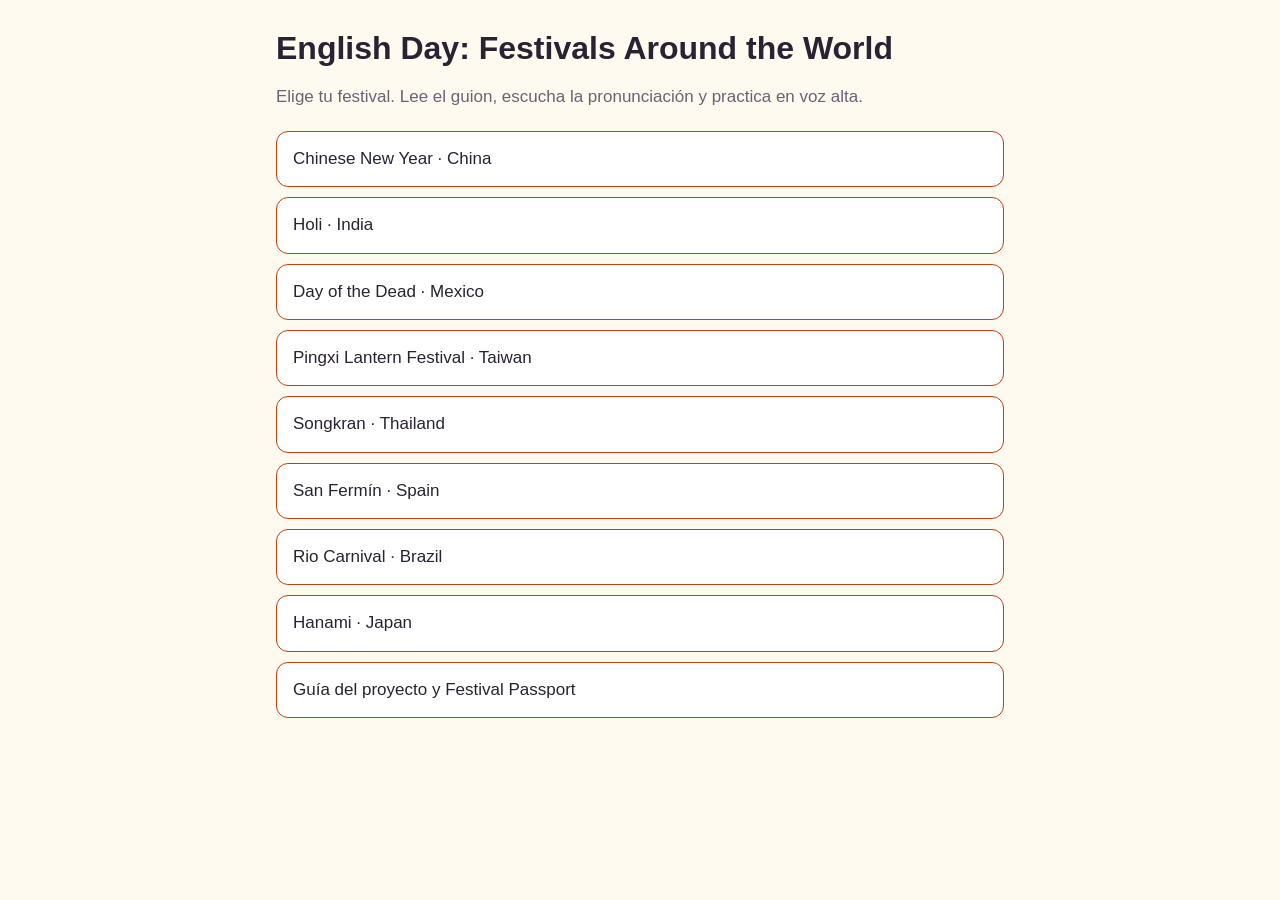
<file: index.html>
<!DOCTYPE html>
<html lang="es">
<head>
<meta charset="utf-8">
<meta name="viewport" content="width=device-width, initial-scale=1, viewport-fit=cover">
<title>English Day · Festivals Around the World</title>
<style>
:root{--bg:#fffaf0;--ink:#2a2233;--mute:#6b6275;--card:#fff;--line:#eadfc8;--accent:#c2410c;--soft:#fdecc8;box-sizing:border-box;padding-top:env(safe-area-inset-top,0px);padding-bottom:env(safe-area-inset-bottom,0px)}
@media (prefers-color-scheme:dark){:root:not([data-theme="light"]){--bg:#1c1824;--ink:#f3ecdf;--mute:#b3a9bf;--card:#262033;--line:#3a3250;--accent:#fb923c;--soft:#3a2f1f}}
:root[data-theme="dark"]{--bg:#1c1824;--ink:#f3ecdf;--mute:#b3a9bf;--card:#262033;--line:#3a3250;--accent:#fb923c;--soft:#3a2f1f}
*,*:before,*:after{box-sizing:inherit}
body{margin:0;background:var(--bg);color:var(--ink);font:17px/1.55 "Trebuchet MS","Segoe UI",Helvetica,Arial,sans-serif}
main{max-width:760px;margin:0 auto;padding:24px 16px 48px}
h1{font-size:2rem;line-height:1.15;margin:.2em 0}
p{color:var(--mute)}
ul{list-style:none;padding:0;margin:1.2em 0;display:grid;gap:10px}
li a,li span{display:block;background:var(--card);border:1px solid var(--line);border-radius:12px;padding:14px 16px;color:var(--ink);text-decoration:none}
li a{border-color:var(--accent)}
li a:hover,li a:focus-visible{background:var(--soft)}
li span{color:var(--mute)}
small{color:var(--mute)}
</style>
</head>
<body>
<main>
<h1>English Day: Festivals Around the World</h1>
<p>Elige tu festival. Lee el guion, escucha la pronunciación y practica en voz alta.</p>
<ul><li><a href="china.html">Chinese New Year · China</a></li><li><a href="holi.html">Holi · India</a></li><li><a href="dayofthedead.html">Day of the Dead · Mexico</a></li><li><a href="pingxi.html">Pingxi Lantern Festival · Taiwan</a></li><li><a href="songkran.html">Songkran · Thailand</a></li><li><a href="sanfermin.html">San Fermín · Spain</a></li><li><a href="rio.html">Rio Carnival · Brazil</a></li><li><a href="hanami.html">Hanami · Japan</a></li><li><a href="guia.html">Guía del proyecto y Festival Passport</a></li></ul>
</main>
</body>
</html>
</file>
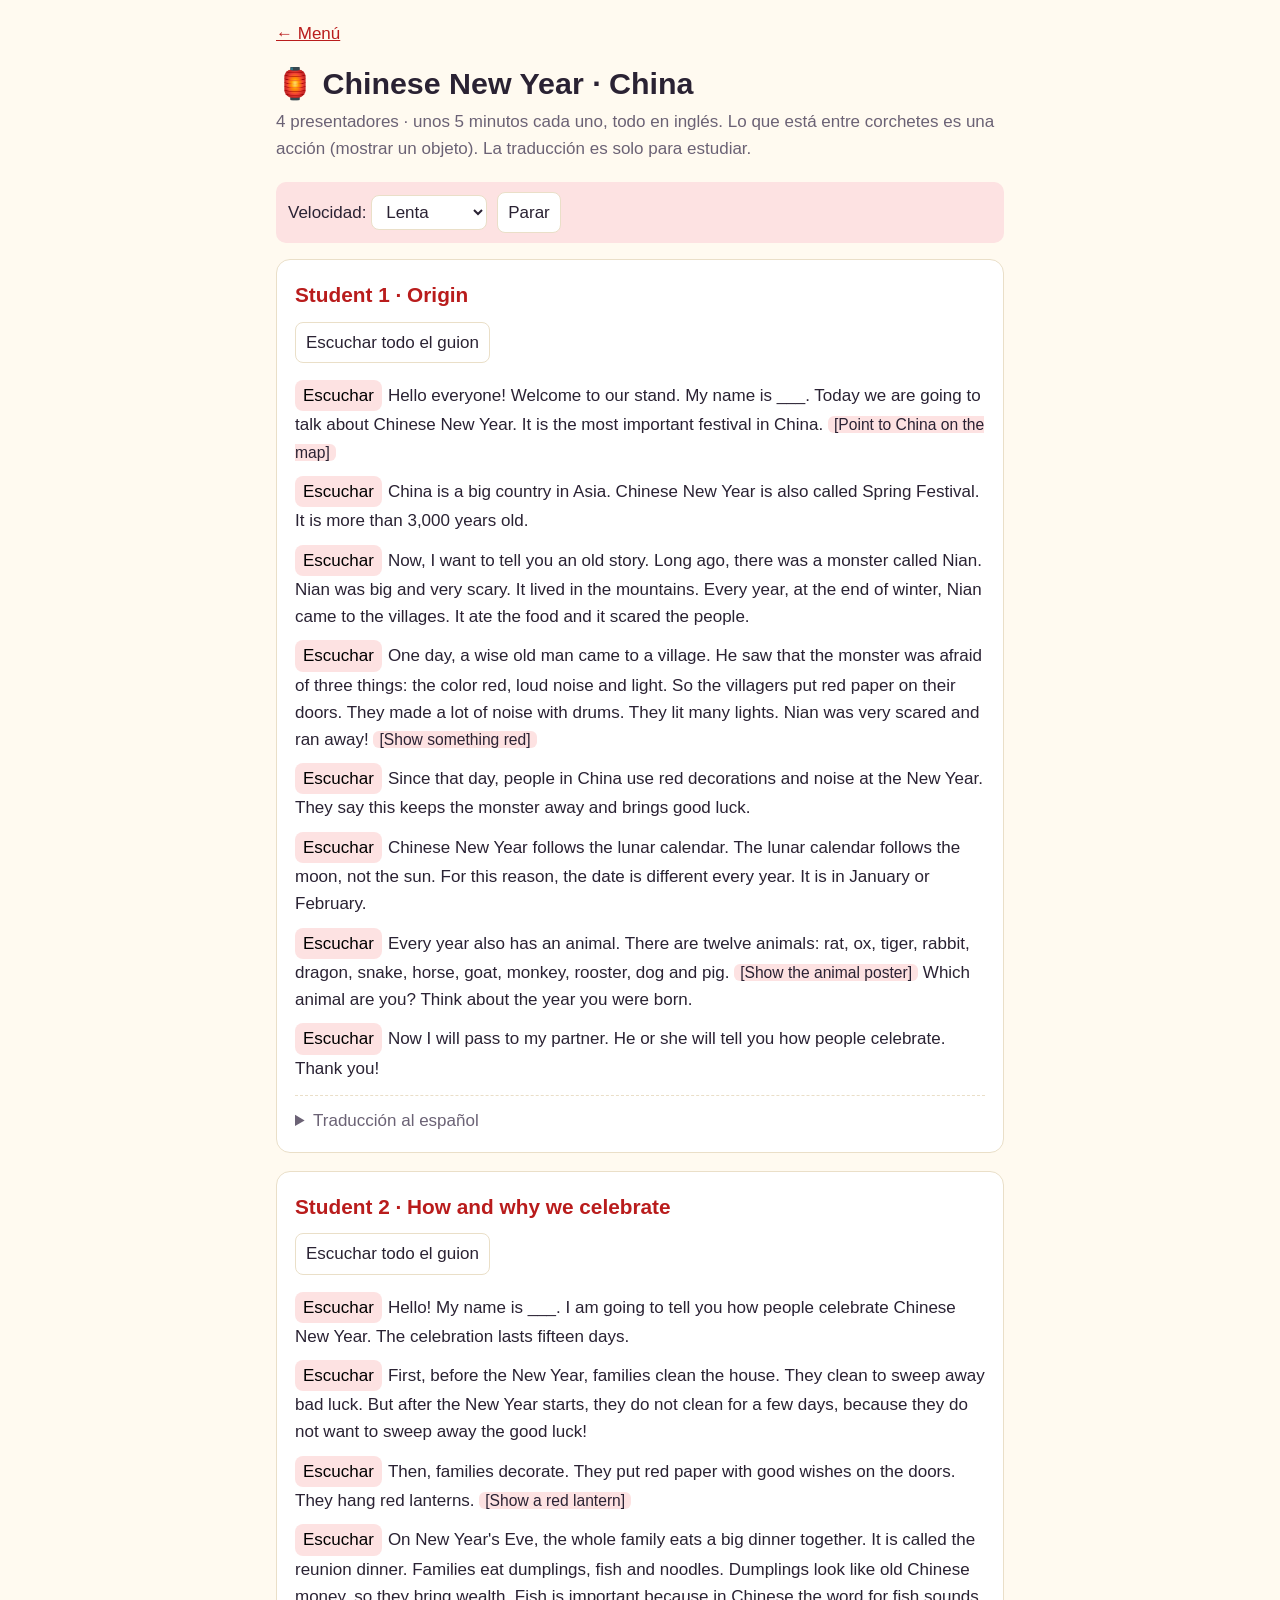
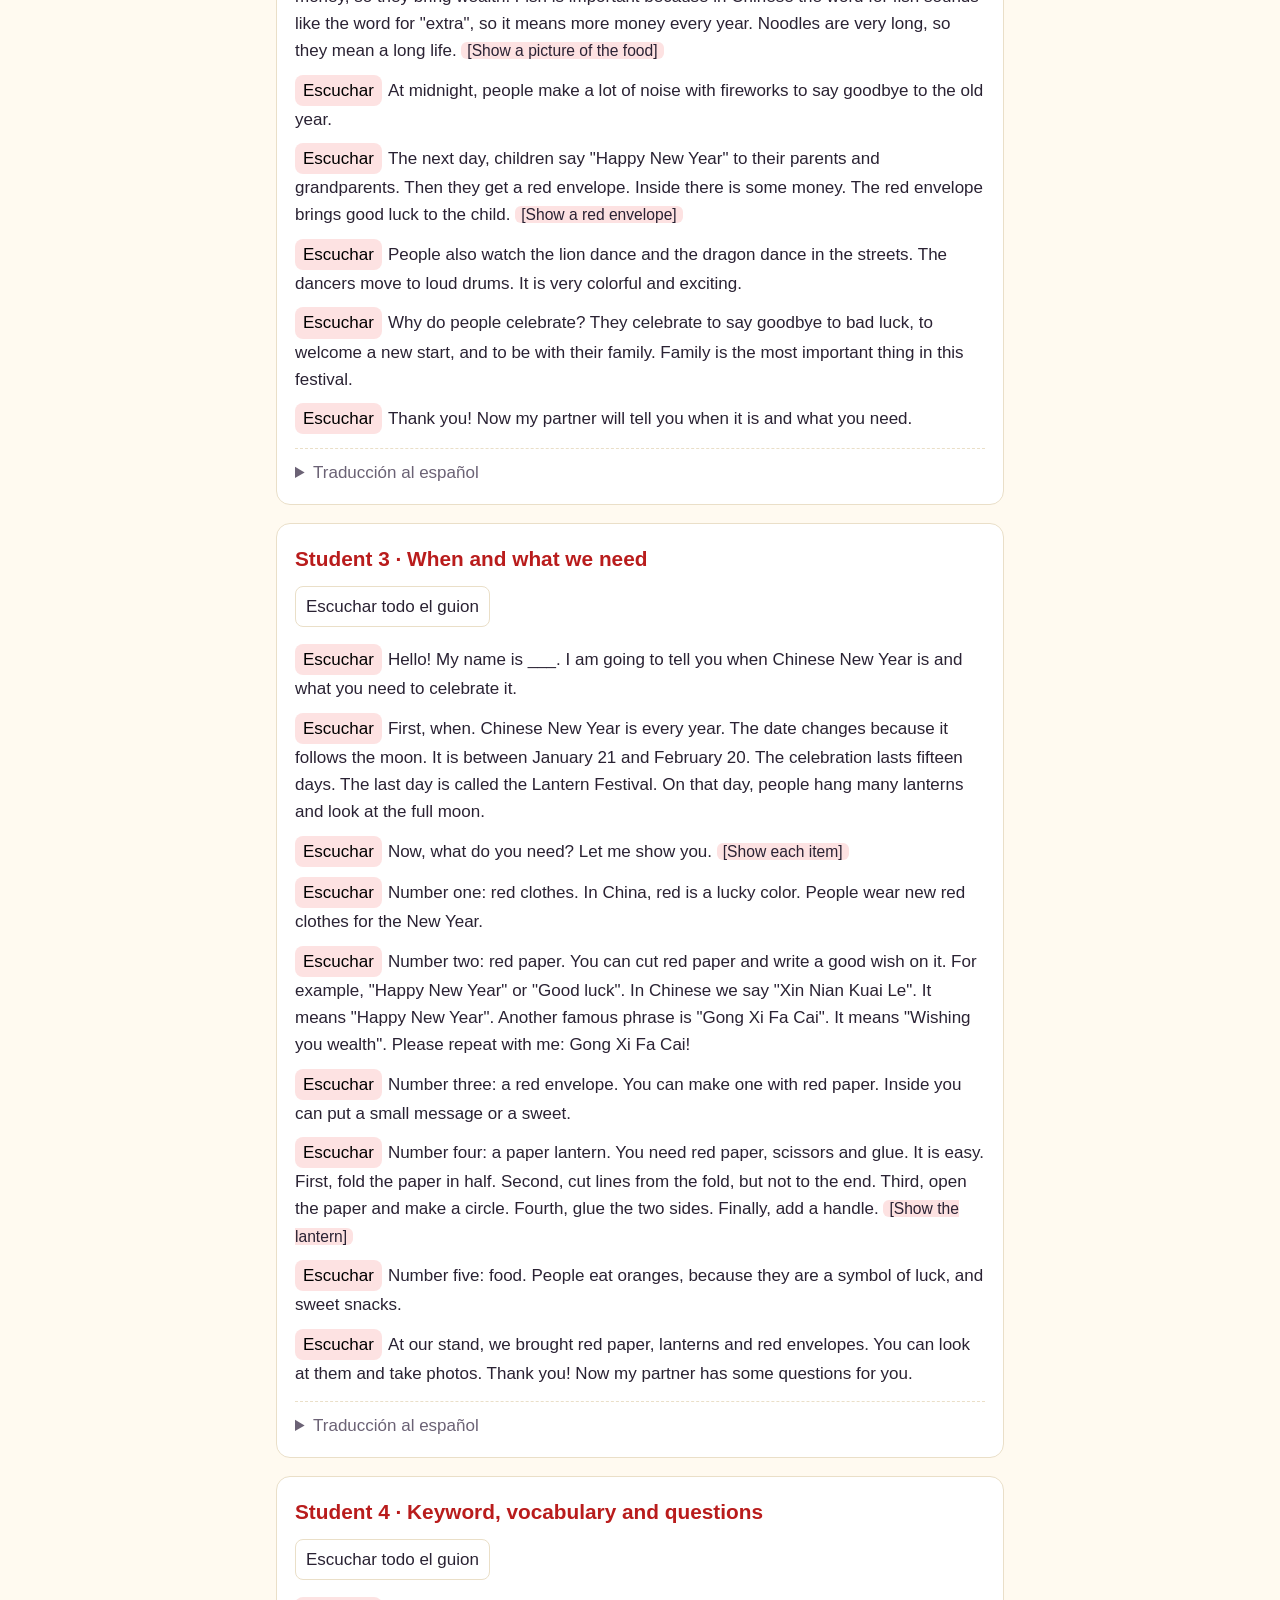
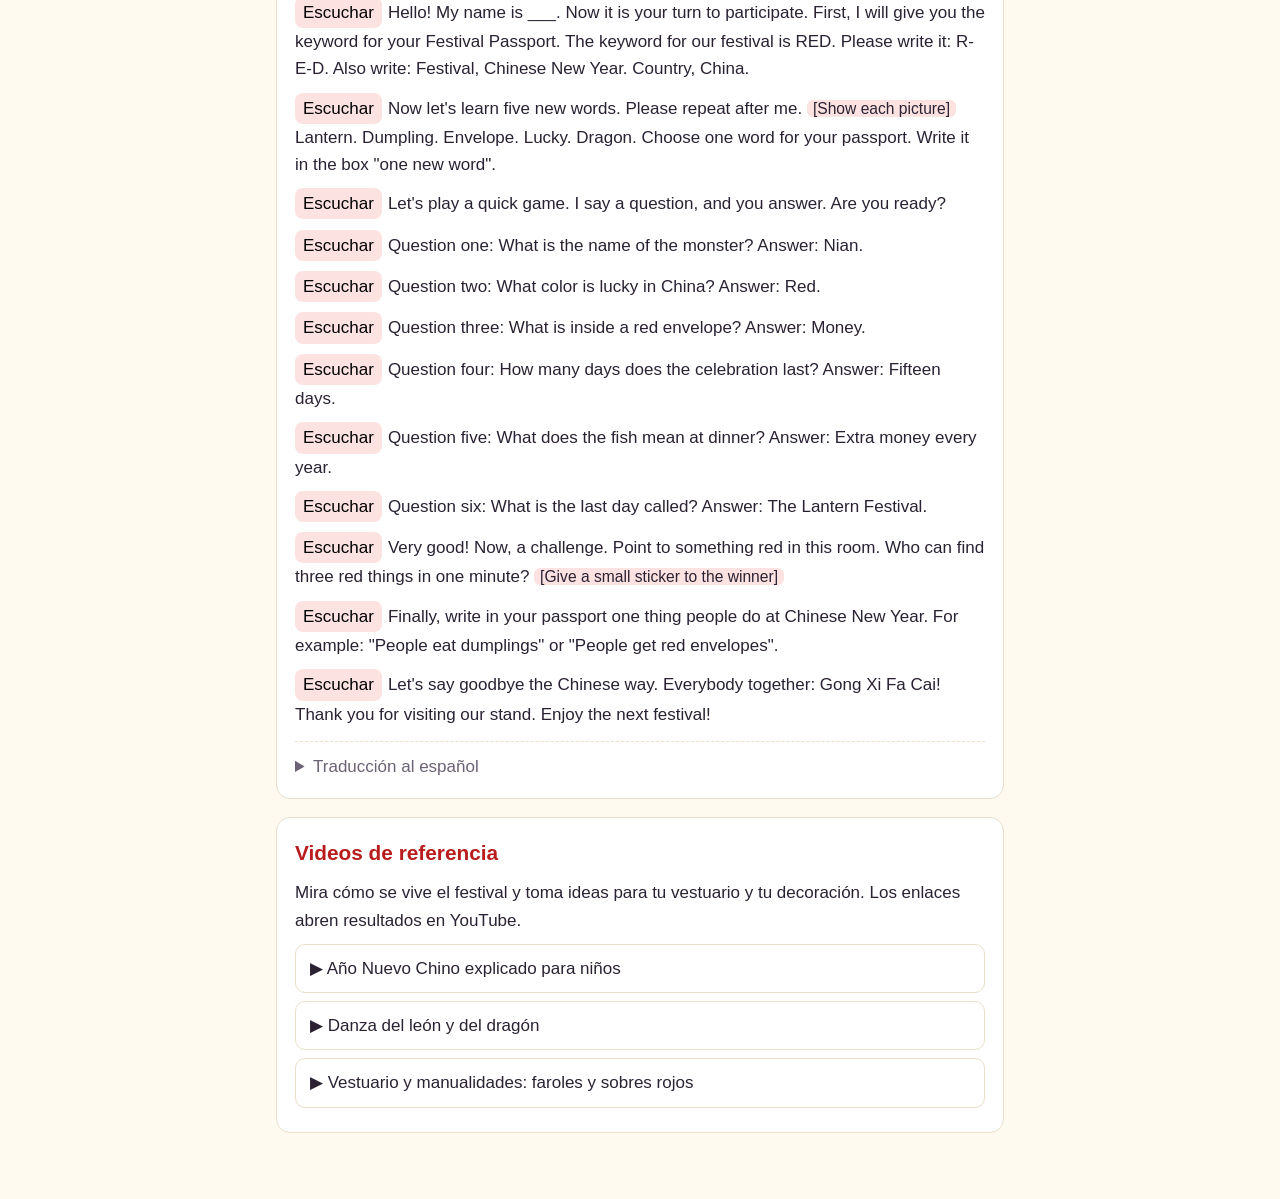
<file: china.html>
<!DOCTYPE html>
<html lang="es"><head><meta charset="utf-8"><meta name="viewport" content="width=device-width, initial-scale=1, viewport-fit=cover">
<title>English Day · Chinese New Year · China</title><link rel="stylesheet" href="style.css"></head>
<body><main><a class="back" href="index.html">&larr; Menú</a>
<h1>🏮 Chinese New Year · China</h1><p class="sub">4 presentadores · unos 5 minutos cada uno, todo en inglés. Lo que está entre corchetes es una acción (mostrar un objeto). La traducción es solo para estudiar.</p>
<section>
<h2>Student 1 · Origin</h2>
<p>Hello everyone! Welcome to our stand. My name is ___. Today we are going to talk about Chinese New Year. It is the most important festival in China. <span class="cue">[Point to China on the map]</span></p>
<p>China is a big country in Asia. Chinese New Year is also called Spring Festival. It is more than 3,000 years old.</p>
<p>Now, I want to tell you an old story. Long ago, there was a monster called Nian. Nian was big and very scary. It lived in the mountains. Every year, at the end of winter, Nian came to the villages. It ate the food and it scared the people.</p>
<p>One day, a wise old man came to a village. He saw that the monster was afraid of three things: the color red, loud noise and light. So the villagers put red paper on their doors. They made a lot of noise with drums. They lit many lights. Nian was very scared and ran away! <span class="cue">[Show something red]</span></p>
<p>Since that day, people in China use red decorations and noise at the New Year. They say this keeps the monster away and brings good luck.</p>
<p>Chinese New Year follows the lunar calendar. The lunar calendar follows the moon, not the sun. For this reason, the date is different every year. It is in January or February.</p>
<p>Every year also has an animal. There are twelve animals: rat, ox, tiger, rabbit, dragon, snake, horse, goat, monkey, rooster, dog and pig. <span class="cue">[Show the animal poster]</span> Which animal are you? Think about the year you were born.</p>
<p>Now I will pass to my partner. He or she will tell you how people celebrate. Thank you!</p>
<details><summary>Traducción al español</summary>
<p>¡Hola a todos! Bienvenidos a nuestro stand. Mi nombre es ___. Hoy vamos a hablar del Año Nuevo Chino. Es el festival más importante de China. [Señala China en el mapa]</p>
<p>China es un país grande en Asia. El Año Nuevo Chino también se llama Festival de Primavera. Tiene más de 3.000 años.</p>
<p>Ahora quiero contarles una historia antigua. Hace mucho tiempo había un monstruo llamado Nian. Nian era grande y muy aterrador. Vivía en las montañas. Cada año, al final del invierno, Nian llegaba a los pueblos. Se comía la comida y asustaba a la gente.</p>
<p>Un día, un anciano sabio llegó a un pueblo. Vio que el monstruo le tenía miedo a tres cosas: el color rojo, el ruido fuerte y la luz. Entonces los aldeanos pusieron papel rojo en sus puertas. Hicieron mucho ruido con tambores. Encendieron muchas luces. ¡Nian se asustó mucho y se fue corriendo! [Muestra algo rojo]</p>
<p>Desde ese día, en China usan decoraciones rojas y ruido en el Año Nuevo. Dicen que esto aleja al monstruo y trae buena suerte.</p>
<p>El Año Nuevo Chino sigue el calendario lunar. El calendario lunar sigue a la luna, no al sol. Por eso la fecha es diferente cada año. Es en enero o febrero.</p>
<p>Cada año también tiene un animal. Hay doce animales: rata, buey, tigre, conejo, dragón, serpiente, caballo, cabra, mono, gallo, perro y cerdo. [Muestra el afiche de animales] ¿Qué animal eres tú? Piensa en el año en que naciste.</p>
<p>Ahora paso a mi compañero. Él o ella les contará cómo la gente celebra. ¡Gracias!</p></details>
</section><section>
<h2>Student 2 · How and why we celebrate</h2>
<p>Hello! My name is ___. I am going to tell you how people celebrate Chinese New Year. The celebration lasts fifteen days.</p>
<p>First, before the New Year, families clean the house. They clean to sweep away bad luck. But after the New Year starts, they do not clean for a few days, because they do not want to sweep away the good luck!</p>
<p>Then, families decorate. They put red paper with good wishes on the doors. They hang red lanterns. <span class="cue">[Show a red lantern]</span></p>
<p>On New Year's Eve, the whole family eats a big dinner together. It is called the reunion dinner. Families eat dumplings, fish and noodles. Dumplings look like old Chinese money, so they bring wealth. Fish is important because in Chinese the word for fish sounds like the word for "extra", so it means more money every year. Noodles are very long, so they mean a long life. <span class="cue">[Show a picture of the food]</span></p>
<p>At midnight, people make a lot of noise with fireworks to say goodbye to the old year.</p>
<p>The next day, children say "Happy New Year" to their parents and grandparents. Then they get a red envelope. Inside there is some money. The red envelope brings good luck to the child. <span class="cue">[Show a red envelope]</span></p>
<p>People also watch the lion dance and the dragon dance in the streets. The dancers move to loud drums. It is very colorful and exciting.</p>
<p>Why do people celebrate? They celebrate to say goodbye to bad luck, to welcome a new start, and to be with their family. Family is the most important thing in this festival.</p>
<p>Thank you! Now my partner will tell you when it is and what you need.</p>
<details><summary>Traducción al español</summary>
<p>¡Hola! Mi nombre es ___. Les voy a contar cómo celebra la gente el Año Nuevo Chino. La celebración dura quince días.</p>
<p>Primero, antes del Año Nuevo, las familias limpian la casa. Limpian para barrer la mala suerte. Pero cuando empieza el Año Nuevo, no limpian durante unos días, ¡porque no quieren barrer la buena suerte!</p>
<p>Luego las familias decoran. Ponen papel rojo con buenos deseos en las puertas. Cuelgan faroles rojos. [Muestra un farol rojo]</p>
<p>En la Nochevieja, toda la familia come una gran cena juntos. Se llama la cena de reunión. Las familias comen dumplings, pescado y fideos. Los dumplings parecen el dinero antiguo chino, así que traen riqueza. El pescado es importante porque en chino la palabra "pescado" suena como la palabra "extra", y significa más dinero cada año. Los fideos son muy largos, así que significan una vida larga. [Muestra una imagen de la comida]</p>
<p>A medianoche, la gente hace mucho ruido con fuegos artificiales para despedir el año viejo.</p>
<p>Al día siguiente, los niños dicen "Feliz Año Nuevo" a sus padres y abuelos. Luego reciben un sobre rojo. Adentro hay algo de dinero. El sobre rojo trae buena suerte al niño. [Muestra un sobre rojo]</p>
<p>La gente también ve la danza del león y la danza del dragón en las calles. Los bailarines se mueven al ritmo de tambores fuertes. Es muy colorido y emocionante.</p>
<p>¿Por qué celebra la gente? Celebran para despedir la mala suerte, dar la bienvenida a un nuevo comienzo y estar con su familia. La familia es lo más importante de este festival.</p>
<p>¡Gracias! Ahora mi compañero les dirá cuándo es y qué se necesita.</p></details>
</section><section>
<h2>Student 3 · When and what we need</h2>
<p>Hello! My name is ___. I am going to tell you when Chinese New Year is and what you need to celebrate it.</p>
<p>First, when. Chinese New Year is every year. The date changes because it follows the moon. It is between January 21 and February 20. The celebration lasts fifteen days. The last day is called the Lantern Festival. On that day, people hang many lanterns and look at the full moon.</p>
<p>Now, what do you need? Let me show you. <span class="cue">[Show each item]</span></p>
<p>Number one: red clothes. In China, red is a lucky color. People wear new red clothes for the New Year.</p>
<p>Number two: red paper. You can cut red paper and write a good wish on it. For example, "Happy New Year" or "Good luck". In Chinese we say "Xin Nian Kuai Le". It means "Happy New Year". Another famous phrase is "Gong Xi Fa Cai". It means "Wishing you wealth". Please repeat with me: Gong Xi Fa Cai!</p>
<p>Number three: a red envelope. You can make one with red paper. Inside you can put a small message or a sweet.</p>
<p>Number four: a paper lantern. You need red paper, scissors and glue. It is easy. First, fold the paper in half. Second, cut lines from the fold, but not to the end. Third, open the paper and make a circle. Fourth, glue the two sides. Finally, add a handle. <span class="cue">[Show the lantern]</span></p>
<p>Number five: food. People eat oranges, because they are a symbol of luck, and sweet snacks.</p>
<p>At our stand, we brought red paper, lanterns and red envelopes. You can look at them and take photos. Thank you! Now my partner has some questions for you.</p>
<details><summary>Traducción al español</summary>
<p>¡Hola! Mi nombre es ___. Les voy a decir cuándo es el Año Nuevo Chino y qué se necesita para celebrarlo.</p>
<p>Primero, cuándo. El Año Nuevo Chino es cada año. La fecha cambia porque sigue la luna. Es entre el 21 de enero y el 20 de febrero. La celebración dura quince días. El último día se llama el Festival de los Faroles. Ese día la gente cuelga muchos faroles y mira la luna llena.</p>
<p>Ahora, ¿qué se necesita? Déjenme mostrarles. [Muestra cada objeto]</p>
<p>Número uno: ropa roja. En China el rojo es un color de suerte. La gente usa ropa roja nueva para el Año Nuevo.</p>
<p>Número dos: papel rojo. Puedes cortar papel rojo y escribir un buen deseo. Por ejemplo, "Feliz Año Nuevo" o "Buena suerte". En chino decimos "Xin Nian Kuai Le". Significa "Feliz Año Nuevo". Otra frase famosa es "Gong Xi Fa Cai". Significa "Te deseo riqueza". Repitan conmigo: ¡Gong Xi Fa Cai!</p>
<p>Número tres: un sobre rojo. Puedes hacer uno con papel rojo. Adentro puedes poner un mensaje pequeño o un dulce.</p>
<p>Número cuatro: un farol de papel. Necesitas papel rojo, tijeras y pegante. Es fácil. Primero, dobla el papel por la mitad. Segundo, corta líneas desde el doblez, pero no hasta el final. Tercero, abre el papel y forma un círculo. Cuarto, pega los dos lados. Finalmente, agrega un asa. [Muestra el farol]</p>
<p>Número cinco: comida. La gente come naranjas, porque son un símbolo de suerte, y dulces.</p>
<p>En nuestro stand traemos papel rojo, faroles y sobres rojos. Pueden mirarlos y tomar fotos. ¡Gracias! Ahora mi compañero tiene algunas preguntas para ustedes.</p></details>
</section><section>
<h2>Student 4 · Keyword, vocabulary and questions</h2>
<p>Hello! My name is ___. Now it is your turn to participate. First, I will give you the keyword for your Festival Passport. The keyword for our festival is RED. Please write it: R-E-D. Also write: Festival, Chinese New Year. Country, China.</p>
<p>Now let's learn five new words. Please repeat after me. <span class="cue">[Show each picture]</span> Lantern. Dumpling. Envelope. Lucky. Dragon. Choose one word for your passport. Write it in the box "one new word".</p>
<p>Let's play a quick game. I say a question, and you answer. Are you ready?</p>
<p>Question one: What is the name of the monster? Answer: Nian.</p>
<p>Question two: What color is lucky in China? Answer: Red.</p>
<p>Question three: What is inside a red envelope? Answer: Money.</p>
<p>Question four: How many days does the celebration last? Answer: Fifteen days.</p>
<p>Question five: What does the fish mean at dinner? Answer: Extra money every year.</p>
<p>Question six: What is the last day called? Answer: The Lantern Festival.</p>
<p>Very good! Now, a challenge. Point to something red in this room. Who can find three red things in one minute? <span class="cue">[Give a small sticker to the winner]</span></p>
<p>Finally, write in your passport one thing people do at Chinese New Year. For example: "People eat dumplings" or "People get red envelopes".</p>
<p>Let's say goodbye the Chinese way. Everybody together: Gong Xi Fa Cai! Thank you for visiting our stand. Enjoy the next festival!</p>
<details><summary>Traducción al español</summary>
<p>¡Hola! Mi nombre es ___. Ahora es su turno de participar. Primero les daré la palabra clave para su Pasaporte de Festivales. La palabra clave de nuestro festival es RED (rojo). Escríbanla: R-E-D. También escriban: Festival, Año Nuevo Chino. País, China.</p>
<p>Ahora aprendamos cinco palabras nuevas. Repitan después de mí. [Muestra cada imagen] Farol. Dumpling. Sobre. Afortunado. Dragón. Elijan una palabra para su pasaporte. Escríbanla en la casilla "una palabra nueva".</p>
<p>Juguemos un juego rápido. Yo hago una pregunta y ustedes responden. ¿Listos?</p>
<p>Pregunta uno: ¿Cómo se llama el monstruo? Respuesta: Nian.</p>
<p>Pregunta dos: ¿Qué color da suerte en China? Respuesta: Rojo.</p>
<p>Pregunta tres: ¿Qué hay dentro de un sobre rojo? Respuesta: Dinero.</p>
<p>Pregunta cuatro: ¿Cuántos días dura la celebración? Respuesta: Quince días.</p>
<p>Pregunta cinco: ¿Qué significa el pescado en la cena? Respuesta: Dinero extra cada año.</p>
<p>Pregunta seis: ¿Cómo se llama el último día? Respuesta: El Festival de los Faroles.</p>
<p>¡Muy bien! Ahora, un reto. Señalen algo rojo en este salón. ¿Quién encuentra tres cosas rojas en un minuto? [Da una calcomanía al ganador]</p>
<p>Finalmente, escriban en su pasaporte una cosa que la gente hace en el Año Nuevo Chino. Por ejemplo: "La gente come dumplings" o "La gente recibe sobres rojos".</p>
<p>Despidámonos a la manera china. Todos juntos: ¡Gong Xi Fa Cai! Gracias por visitar nuestro stand. ¡Disfruten el próximo festival!</p></details>
</section><section class="videos"><h2>Videos de referencia</h2><p>Mira cómo se vive el festival y toma ideas para tu vestuario y tu decoración. Los enlaces abren resultados en YouTube.</p><ul><li><a href="https://www.youtube.com/results?search_query=Chinese+New+Year+explained+for+kids" target="_blank" rel="noopener">&#9654; Año Nuevo Chino explicado para niños</a></li><li><a href="https://www.youtube.com/results?search_query=Chinese+New+Year+lion+dance+dragon+dance" target="_blank" rel="noopener">&#9654; Danza del león y del dragón</a></li><li><a href="https://www.youtube.com/results?search_query=Chinese+New+Year+crafts+paper+lantern+red+envelope+for+kids" target="_blank" rel="noopener">&#9654; Vestuario y manualidades: faroles y sobres rojos</a></li></ul></section>
</main><script src="app.js"></script></body></html>
</file>
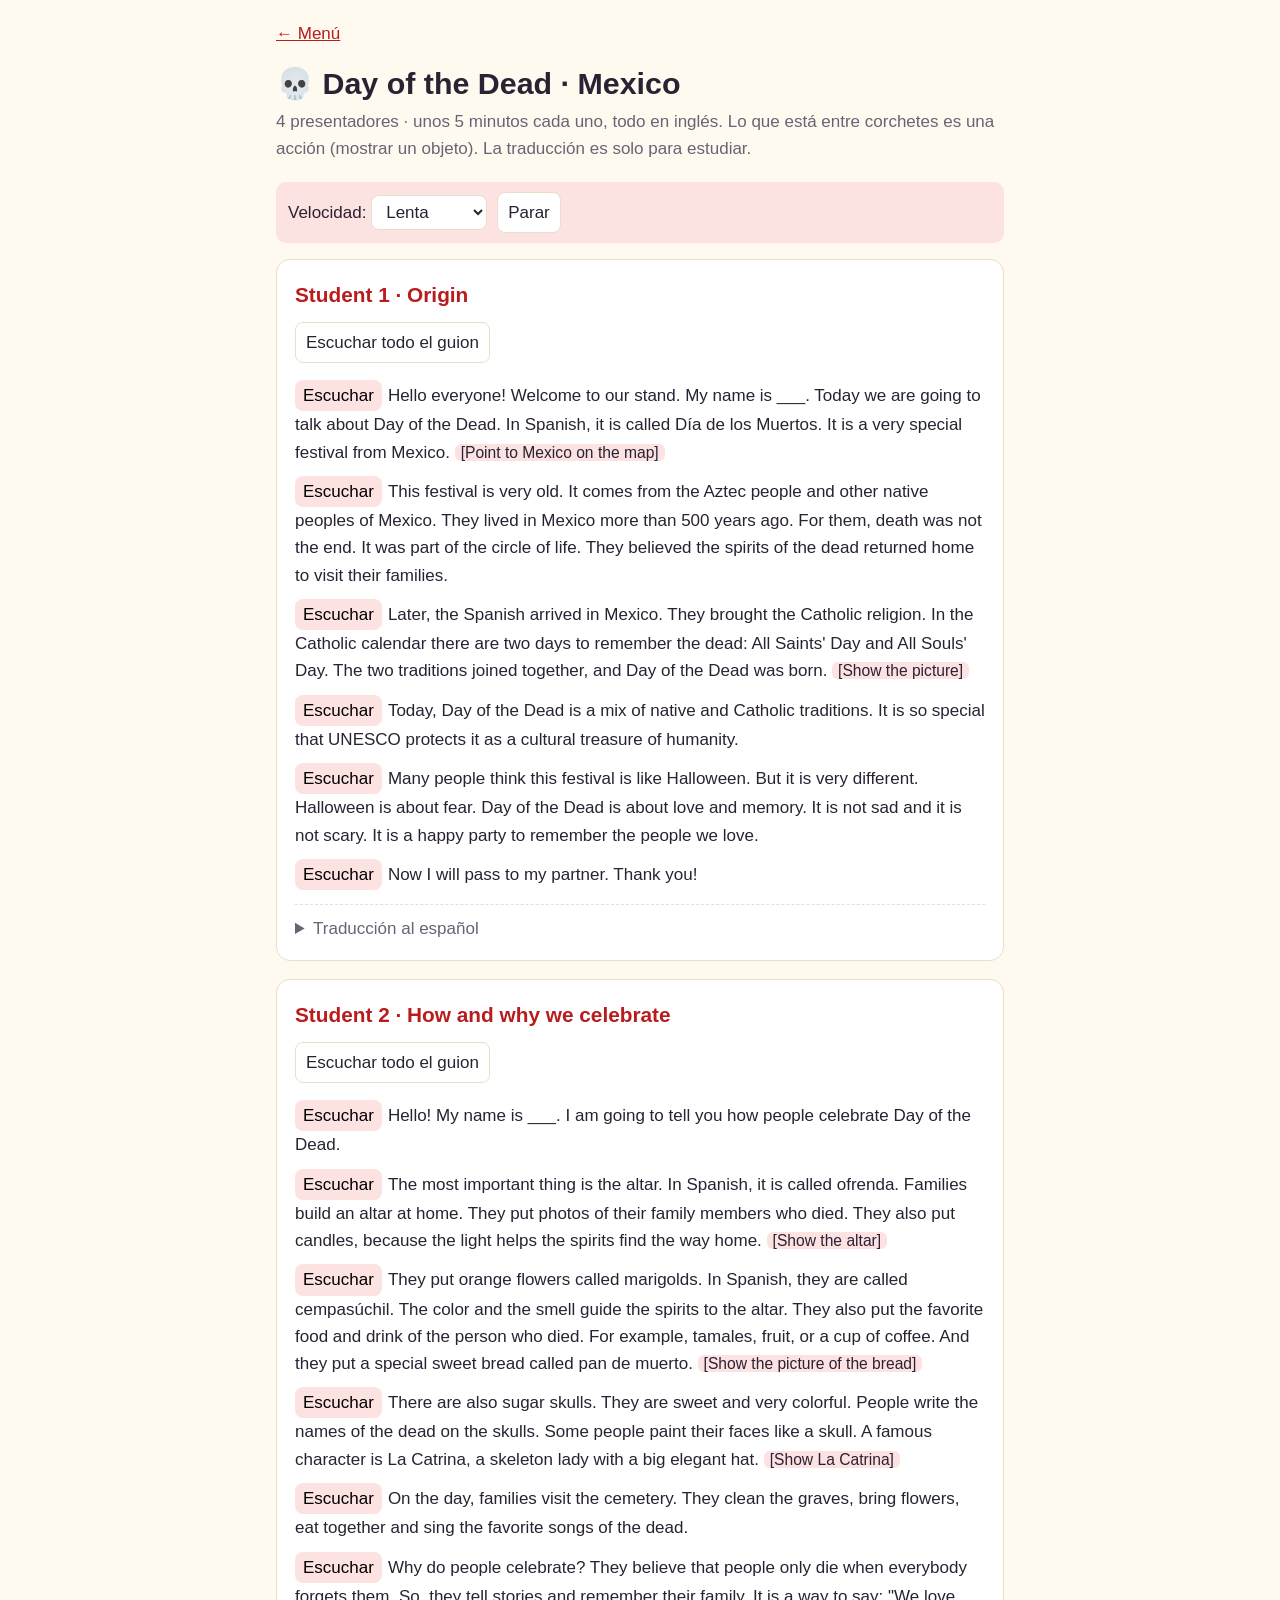
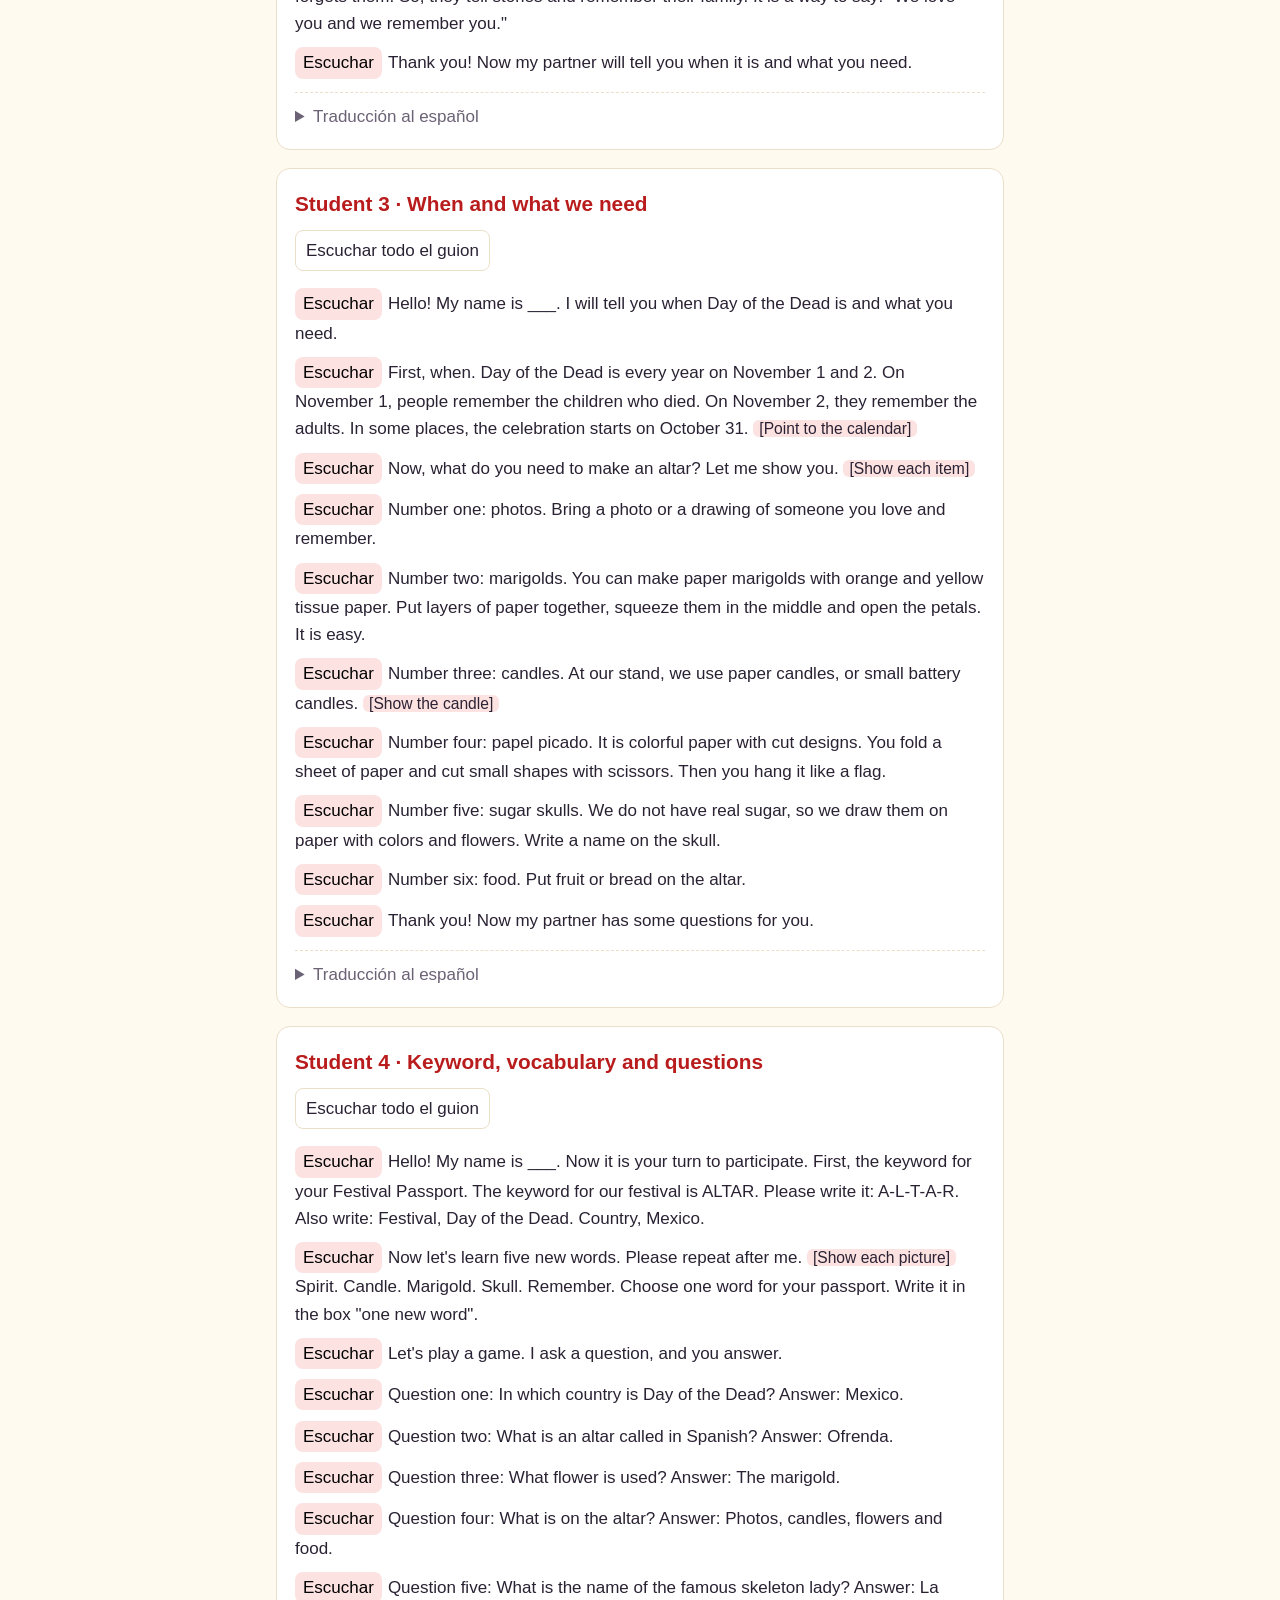
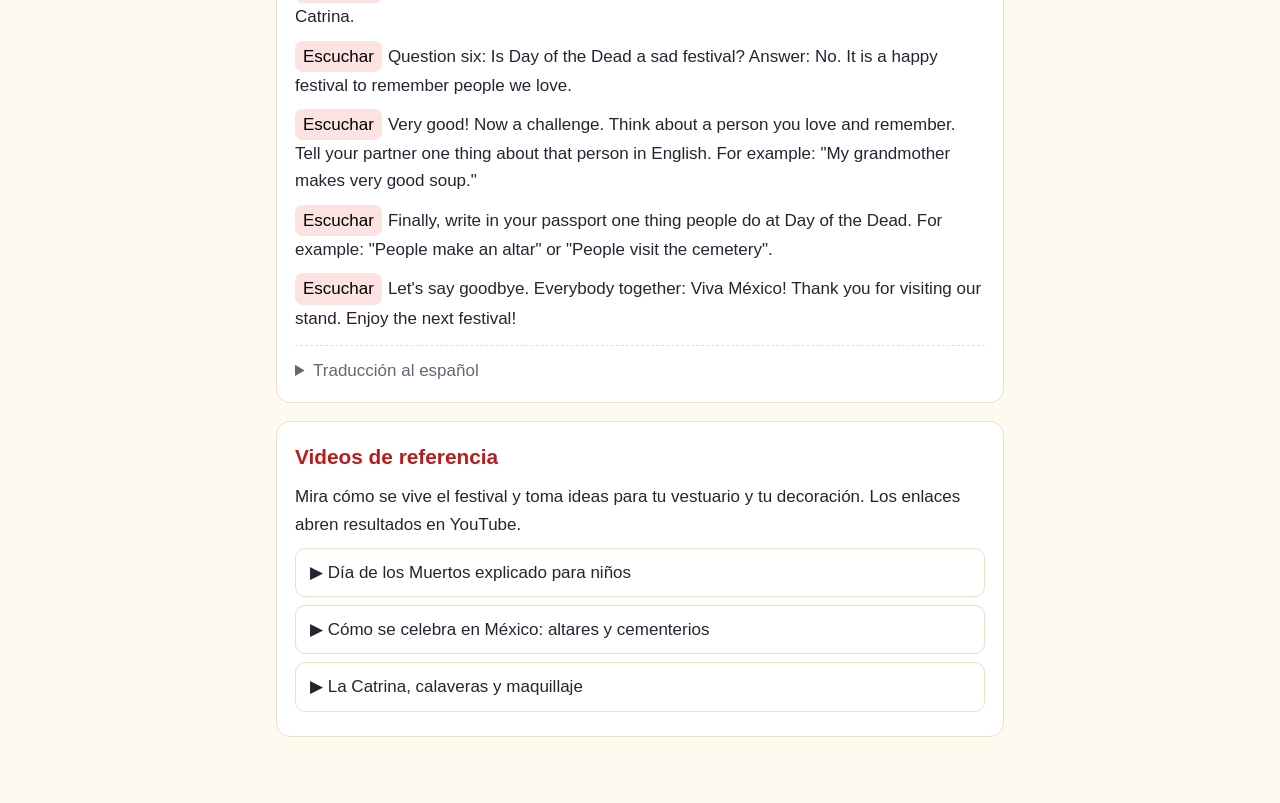
<file: dayofthedead.html>
<!DOCTYPE html>
<html lang="es"><head><meta charset="utf-8"><meta name="viewport" content="width=device-width, initial-scale=1, viewport-fit=cover">
<title>English Day · Day of the Dead · Mexico</title><link rel="stylesheet" href="style.css"></head>
<body><main><a class="back" href="index.html">&larr; Menú</a>
<h1>💀 Day of the Dead · Mexico</h1><p class="sub">4 presentadores · unos 5 minutos cada uno, todo en inglés. Lo que está entre corchetes es una acción (mostrar un objeto). La traducción es solo para estudiar.</p>
<section><h2>Student 1 · Origin</h2><p>Hello everyone! Welcome to our stand. My name is ___. Today we are going to talk about Day of the Dead. In Spanish, it is called Día de los Muertos. It is a very special festival from Mexico. <span class="cue">[Point to Mexico on the map]</span></p><p>This festival is very old. It comes from the Aztec people and other native peoples of Mexico. They lived in Mexico more than 500 years ago. For them, death was not the end. It was part of the circle of life. They believed the spirits of the dead returned home to visit their families.</p><p>Later, the Spanish arrived in Mexico. They brought the Catholic religion. In the Catholic calendar there are two days to remember the dead: All Saints' Day and All Souls' Day. The two traditions joined together, and Day of the Dead was born. <span class="cue">[Show the picture]</span></p><p>Today, Day of the Dead is a mix of native and Catholic traditions. It is so special that UNESCO protects it as a cultural treasure of humanity.</p><p>Many people think this festival is like Halloween. But it is very different. Halloween is about fear. Day of the Dead is about love and memory. It is not sad and it is not scary. It is a happy party to remember the people we love.</p><p>Now I will pass to my partner. Thank you!</p><details><summary>Traducción al español</summary><p>¡Hola a todos! Bienvenidos a nuestro stand. Mi nombre es ___. Hoy vamos a hablar del Día de los Muertos. Es un festival muy especial de México. <span class="cue">[Señala México en el mapa]</span></p><p>Este festival es muy antiguo. Viene del pueblo azteca y de otros pueblos nativos de México. Ellos vivían en México hace más de 500 años. Para ellos, la muerte no era el final. Era parte del círculo de la vida. Creían que los espíritus de los muertos volvían a casa para visitar a sus familias.</p><p>Después llegaron los españoles a México. Trajeron la religión católica. En el calendario católico hay dos días para recordar a los muertos: el Día de Todos los Santos y el Día de los Fieles Difuntos. Las dos tradiciones se unieron y nació el Día de los Muertos. <span class="cue">[Muestra la imagen]</span></p><p>Hoy, el Día de los Muertos es una mezcla de tradiciones nativas y católicas. Es tan especial que la UNESCO lo protege como un tesoro cultural de la humanidad.</p><p>Mucha gente piensa que este festival es como Halloween. Pero es muy diferente. Halloween es sobre el miedo. El Día de los Muertos es sobre el amor y la memoria. No es triste y no da miedo. Es una fiesta feliz para recordar a las personas que amamos.</p><p>Ahora paso a mi compañero. ¡Gracias!</p></details></section><section><h2>Student 2 · How and why we celebrate</h2><p>Hello! My name is ___. I am going to tell you how people celebrate Day of the Dead.</p><p>The most important thing is the altar. In Spanish, it is called ofrenda. Families build an altar at home. They put photos of their family members who died. They also put candles, because the light helps the spirits find the way home. <span class="cue">[Show the altar]</span></p><p>They put orange flowers called marigolds. In Spanish, they are called cempasúchil. The color and the smell guide the spirits to the altar. They also put the favorite food and drink of the person who died. For example, tamales, fruit, or a cup of coffee. And they put a special sweet bread called pan de muerto. <span class="cue">[Show the picture of the bread]</span></p><p>There are also sugar skulls. They are sweet and very colorful. People write the names of the dead on the skulls. Some people paint their faces like a skull. A famous character is La Catrina, a skeleton lady with a big elegant hat. <span class="cue">[Show La Catrina]</span></p><p>On the day, families visit the cemetery. They clean the graves, bring flowers, eat together and sing the favorite songs of the dead.</p><p>Why do people celebrate? They believe that people only die when everybody forgets them. So, they tell stories and remember their family. It is a way to say: "We love you and we remember you."</p><p>Thank you! Now my partner will tell you when it is and what you need.</p><details><summary>Traducción al español</summary><p>¡Hola! Mi nombre es ___. Les voy a contar cómo celebra la gente el Día de los Muertos.</p><p>Lo más importante es el altar. En español se llama ofrenda. Las familias construyen un altar en casa. Ponen fotos de sus familiares que murieron. También ponen velas, porque la luz ayuda a los espíritus a encontrar el camino a casa. <span class="cue">[Muestra el altar]</span></p><p>Ponen flores naranjas llamadas cempasúchil. El color y el olor guían a los espíritus hasta el altar. También ponen la comida y la bebida favoritas de la persona que murió. Por ejemplo, tamales, fruta o una taza de café. Y ponen un pan dulce especial llamado pan de muerto. <span class="cue">[Muestra la imagen del pan]</span></p><p>También hay calaveras de azúcar. Son dulces y muy coloridas. La gente escribe los nombres de los muertos en las calaveras. Algunas personas se pintan la cara como una calavera. Un personaje famoso es La Catrina, una dama esqueleto con un gran sombrero elegante. <span class="cue">[Muestra a La Catrina]</span></p><p>Ese día, las familias visitan el cementerio. Limpian las tumbas, llevan flores, comen juntos y cantan las canciones favoritas de los muertos.</p><p>¿Por qué celebra la gente? Creen que las personas solo mueren cuando todos las olvidan. Entonces cuentan historias y recuerdan a su familia. Es una forma de decir: "Te amamos y te recordamos".</p><p>¡Gracias! Ahora mi compañero les dirá cuándo es y qué se necesita.</p></details></section><section><h2>Student 3 · When and what we need</h2><p>Hello! My name is ___. I will tell you when Day of the Dead is and what you need.</p><p>First, when. Day of the Dead is every year on November 1 and 2. On November 1, people remember the children who died. On November 2, they remember the adults. In some places, the celebration starts on October 31. <span class="cue">[Point to the calendar]</span></p><p>Now, what do you need to make an altar? Let me show you. <span class="cue">[Show each item]</span></p><p>Number one: photos. Bring a photo or a drawing of someone you love and remember.</p><p>Number two: marigolds. You can make paper marigolds with orange and yellow tissue paper. Put layers of paper together, squeeze them in the middle and open the petals. It is easy.</p><p>Number three: candles. At our stand, we use paper candles, or small battery candles. <span class="cue">[Show the candle]</span></p><p>Number four: papel picado. It is colorful paper with cut designs. You fold a sheet of paper and cut small shapes with scissors. Then you hang it like a flag.</p><p>Number five: sugar skulls. We do not have real sugar, so we draw them on paper with colors and flowers. Write a name on the skull.</p><p>Number six: food. Put fruit or bread on the altar.</p><p>Thank you! Now my partner has some questions for you.</p><details><summary>Traducción al español</summary><p>¡Hola! Mi nombre es ___. Les diré cuándo es el Día de los Muertos y qué se necesita.</p><p>Primero, cuándo. El Día de los Muertos es cada año el 1 y 2 de noviembre. El 1 de noviembre, la gente recuerda a los niños que murieron. El 2 de noviembre, recuerdan a los adultos. En algunos lugares, la celebración empieza el 31 de octubre. <span class="cue">[Señala el calendario]</span></p><p>Ahora, ¿qué se necesita para hacer un altar? Déjenme mostrarles. <span class="cue">[Muestra cada objeto]</span></p><p>Número uno: fotos. Trae una foto o un dibujo de alguien que amas y recuerdas.</p><p>Número dos: cempasúchil. Puedes hacer flores de papel con papel de seda naranja y amarillo. Junta capas de papel, apriétalas en el centro y abre los pétalos. Es fácil.</p><p>Número tres: velas. En nuestro stand usamos velas de papel o velas pequeñas de pilas. <span class="cue">[Muestra la vela]</span></p><p>Número cuatro: papel picado. Es papel de colores con diseños cortados. Doblas una hoja y cortas figuras pequeñas con tijeras. Luego lo cuelgas como una bandera.</p><p>Número cinco: calaveras de azúcar. No tenemos azúcar de verdad, así que las dibujamos en papel con colores y flores. Escribe un nombre en la calavera.</p><p>Número seis: comida. Pon fruta o pan en el altar.</p><p>¡Gracias! Ahora mi compañero tiene algunas preguntas para ustedes.</p></details></section><section><h2>Student 4 · Keyword, vocabulary and questions</h2><p>Hello! My name is ___. Now it is your turn to participate. First, the keyword for your Festival Passport. The keyword for our festival is ALTAR. Please write it: A-L-T-A-R. Also write: Festival, Day of the Dead. Country, Mexico.</p><p>Now let's learn five new words. Please repeat after me. <span class="cue">[Show each picture]</span> Spirit. Candle. Marigold. Skull. Remember. Choose one word for your passport. Write it in the box "one new word".</p><p>Let's play a game. I ask a question, and you answer.</p><p>Question one: In which country is Day of the Dead? Answer: Mexico.</p><p>Question two: What is an altar called in Spanish? Answer: Ofrenda.</p><p>Question three: What flower is used? Answer: The marigold.</p><p>Question four: What is on the altar? Answer: Photos, candles, flowers and food.</p><p>Question five: What is the name of the famous skeleton lady? Answer: La Catrina.</p><p>Question six: Is Day of the Dead a sad festival? Answer: No. It is a happy festival to remember people we love.</p><p>Very good! Now a challenge. Think about a person you love and remember. Tell your partner one thing about that person in English. For example: "My grandmother makes very good soup."</p><p>Finally, write in your passport one thing people do at Day of the Dead. For example: "People make an altar" or "People visit the cemetery".</p><p>Let's say goodbye. Everybody together: Viva México! Thank you for visiting our stand. Enjoy the next festival!</p><details><summary>Traducción al español</summary><p>¡Hola! Mi nombre es ___. Ahora es su turno de participar. Primero, la palabra clave para su Pasaporte de Festivales. La palabra clave de nuestro festival es ALTAR. Escríbanla: A-L-T-A-R. También escriban: Festival, Día de los Muertos. País, México.</p><p>Ahora aprendamos cinco palabras nuevas. Repitan después de mí. <span class="cue">[Muestra cada imagen]</span> Espíritu. Vela. Cempasúchil. Calavera. Recordar. Elijan una palabra para su pasaporte. Escríbanla en la casilla "una palabra nueva".</p><p>Juguemos un juego. Yo hago una pregunta y ustedes responden.</p><p>Pregunta uno: ¿En qué país es el Día de los Muertos? Respuesta: México.</p><p>Pregunta dos: ¿Cómo se llama el altar en español? Respuesta: Ofrenda.</p><p>Pregunta tres: ¿Qué flor se usa? Respuesta: El cempasúchil.</p><p>Pregunta cuatro: ¿Qué hay en el altar? Respuesta: Fotos, velas, flores y comida.</p><p>Pregunta cinco: ¿Cómo se llama la famosa dama esqueleto? Respuesta: La Catrina.</p><p>Pregunta seis: ¿Es el Día de los Muertos un festival triste? Respuesta: No. Es un festival feliz para recordar a las personas que amamos.</p><p>¡Muy bien! Ahora un reto. Piensa en una persona que amas y recuerdas. Dile a tu compañero una cosa sobre esa persona en inglés. Por ejemplo: "Mi abuela hace una sopa muy buena".</p><p>Finalmente, escriban en su pasaporte una cosa que la gente hace en el Día de los Muertos. Por ejemplo: "La gente hace un altar" o "La gente visita el cementerio".</p><p>Despidámonos. Todos juntos: ¡Viva México! Gracias por visitar nuestro stand. ¡Disfruten el próximo festival!</p></details></section><section class="videos"><h2>Videos de referencia</h2><p>Mira cómo se vive el festival y toma ideas para tu vestuario y tu decoración. Los enlaces abren resultados en YouTube.</p><ul><li><a href="https://www.youtube.com/results?search_query=Day+of+the+Dead+explained+for+kids" target="_blank" rel="noopener">&#9654; Día de los Muertos explicado para niños</a></li><li><a href="https://www.youtube.com/results?search_query=Day+of+the+Dead+Mexico+altar+ofrenda+celebration" target="_blank" rel="noopener">&#9654; Cómo se celebra en México: altares y cementerios</a></li><li><a href="https://www.youtube.com/results?search_query=Day+of+the+Dead+Catrina+sugar+skull+makeup+tutorial" target="_blank" rel="noopener">&#9654; La Catrina, calaveras y maquillaje</a></li></ul></section>
</main><script src="app.js"></script></body></html>
</file>
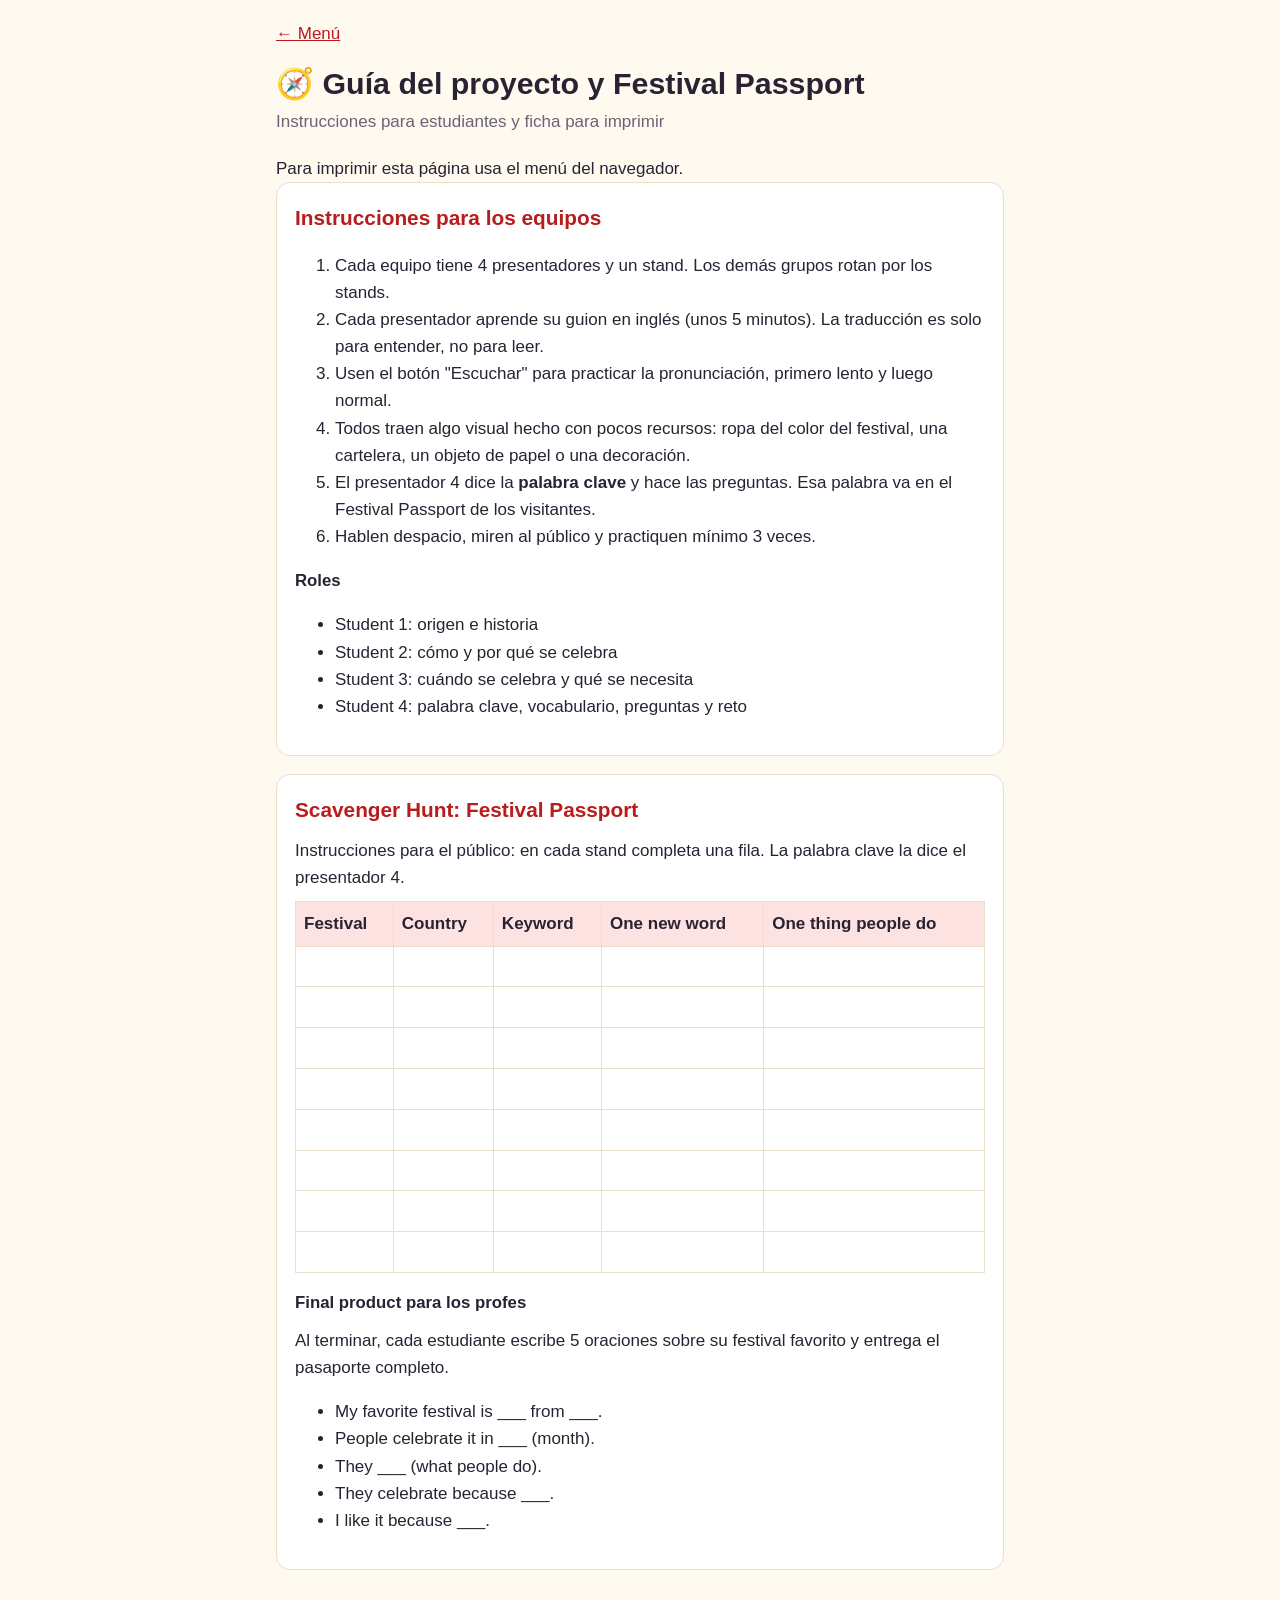
<file: guia.html>
<!DOCTYPE html>
<html lang="es"><head><meta charset="utf-8"><meta name="viewport" content="width=device-width, initial-scale=1, viewport-fit=cover">
<title>English Day · Guía y pasaporte</title><link rel="stylesheet" href="style.css"></head>
<body><main><a class="back" href="index.html">&larr; Menú</a>
<h1>🧭 Guía del proyecto y Festival Passport</h1><p class="sub">Instrucciones para estudiantes y ficha para imprimir</p>
Para imprimir esta página usa el menú del navegador.<section><h2>Instrucciones para los equipos</h2>
<ol>
<li>Cada equipo tiene 4 presentadores y un stand. Los demás grupos rotan por los stands.</li>
<li>Cada presentador aprende su guion en inglés (unos 5 minutos). La traducción es solo para entender, no para leer.</li>
<li>Usen el botón "Escuchar" para practicar la pronunciación, primero lento y luego normal.</li>
<li>Todos traen algo visual hecho con pocos recursos: ropa del color del festival, una cartelera, un objeto de papel o una decoración.</li>
<li>El presentador 4 dice la <b>palabra clave</b> y hace las preguntas. Esa palabra va en el Festival Passport de los visitantes.</li>
<li>Hablen despacio, miren al público y practiquen mínimo 3 veces.</li>
</ol>
<h3>Roles</h3>
<ul><li>Student 1: origen e historia</li><li>Student 2: cómo y por qué se celebra</li><li>Student 3: cuándo se celebra y qué se necesita</li><li>Student 4: palabra clave, vocabulario, preguntas y reto</li></ul></section>
<section><h2>Scavenger Hunt: Festival Passport</h2>
<p>Instrucciones para el público: en cada stand completa una fila. La palabra clave la dice el presentador 4.</p>
<div class="tbl"><table><tr><th>Festival</th><th>Country</th><th>Keyword</th><th>One new word</th><th>One thing people do</th></tr><tr><td></td><td></td><td></td><td></td><td></td></tr><tr><td></td><td></td><td></td><td></td><td></td></tr><tr><td></td><td></td><td></td><td></td><td></td></tr><tr><td></td><td></td><td></td><td></td><td></td></tr><tr><td></td><td></td><td></td><td></td><td></td></tr><tr><td></td><td></td><td></td><td></td><td></td></tr><tr><td></td><td></td><td></td><td></td><td></td></tr><tr><td></td><td></td><td></td><td></td><td></td></tr></table></div>
<h3>Final product para los profes</h3>
<p>Al terminar, cada estudiante escribe 5 oraciones sobre su festival favorito y entrega el pasaporte completo.</p>
<ul><li>My favorite festival is ___ from ___.</li><li>People celebrate it in ___ (month).</li><li>They ___ (what people do).</li><li>They celebrate because ___.</li><li>I like it because ___.</li></ul></section>
</main></body></html>
</file>
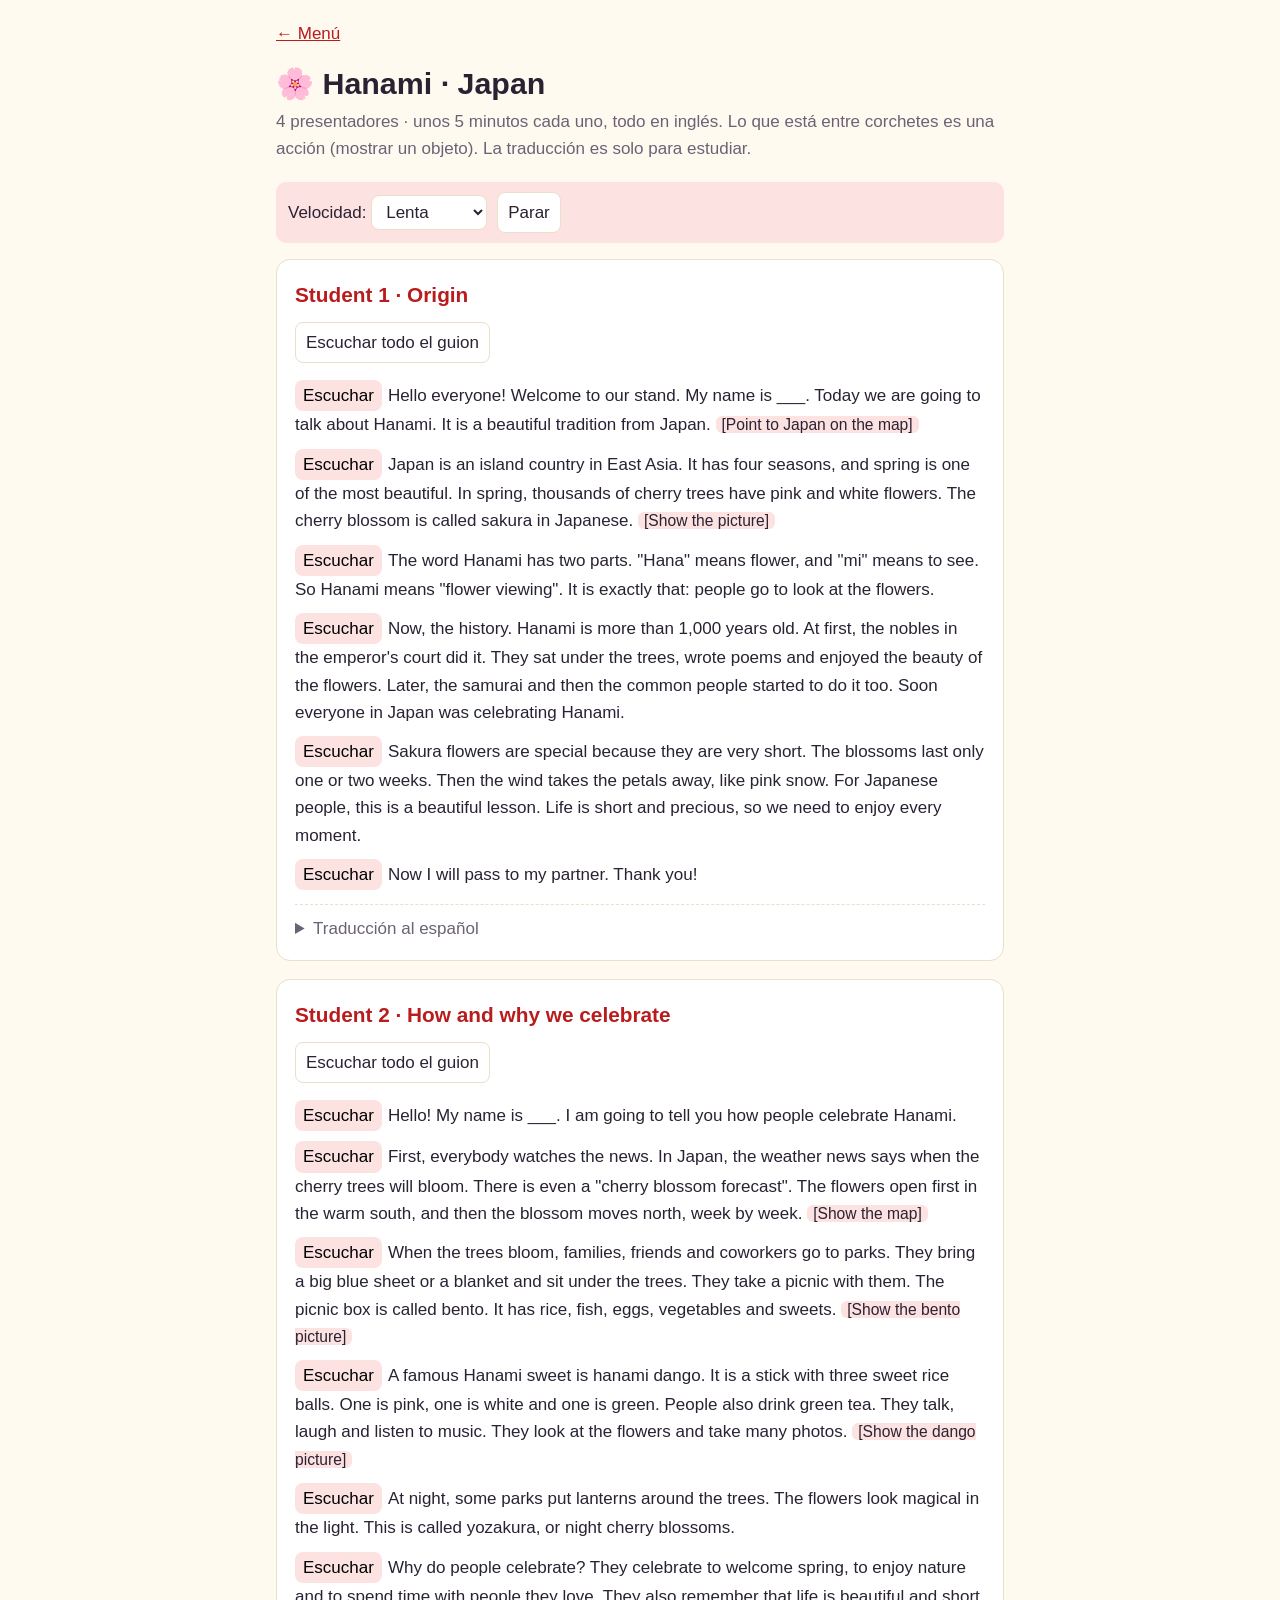
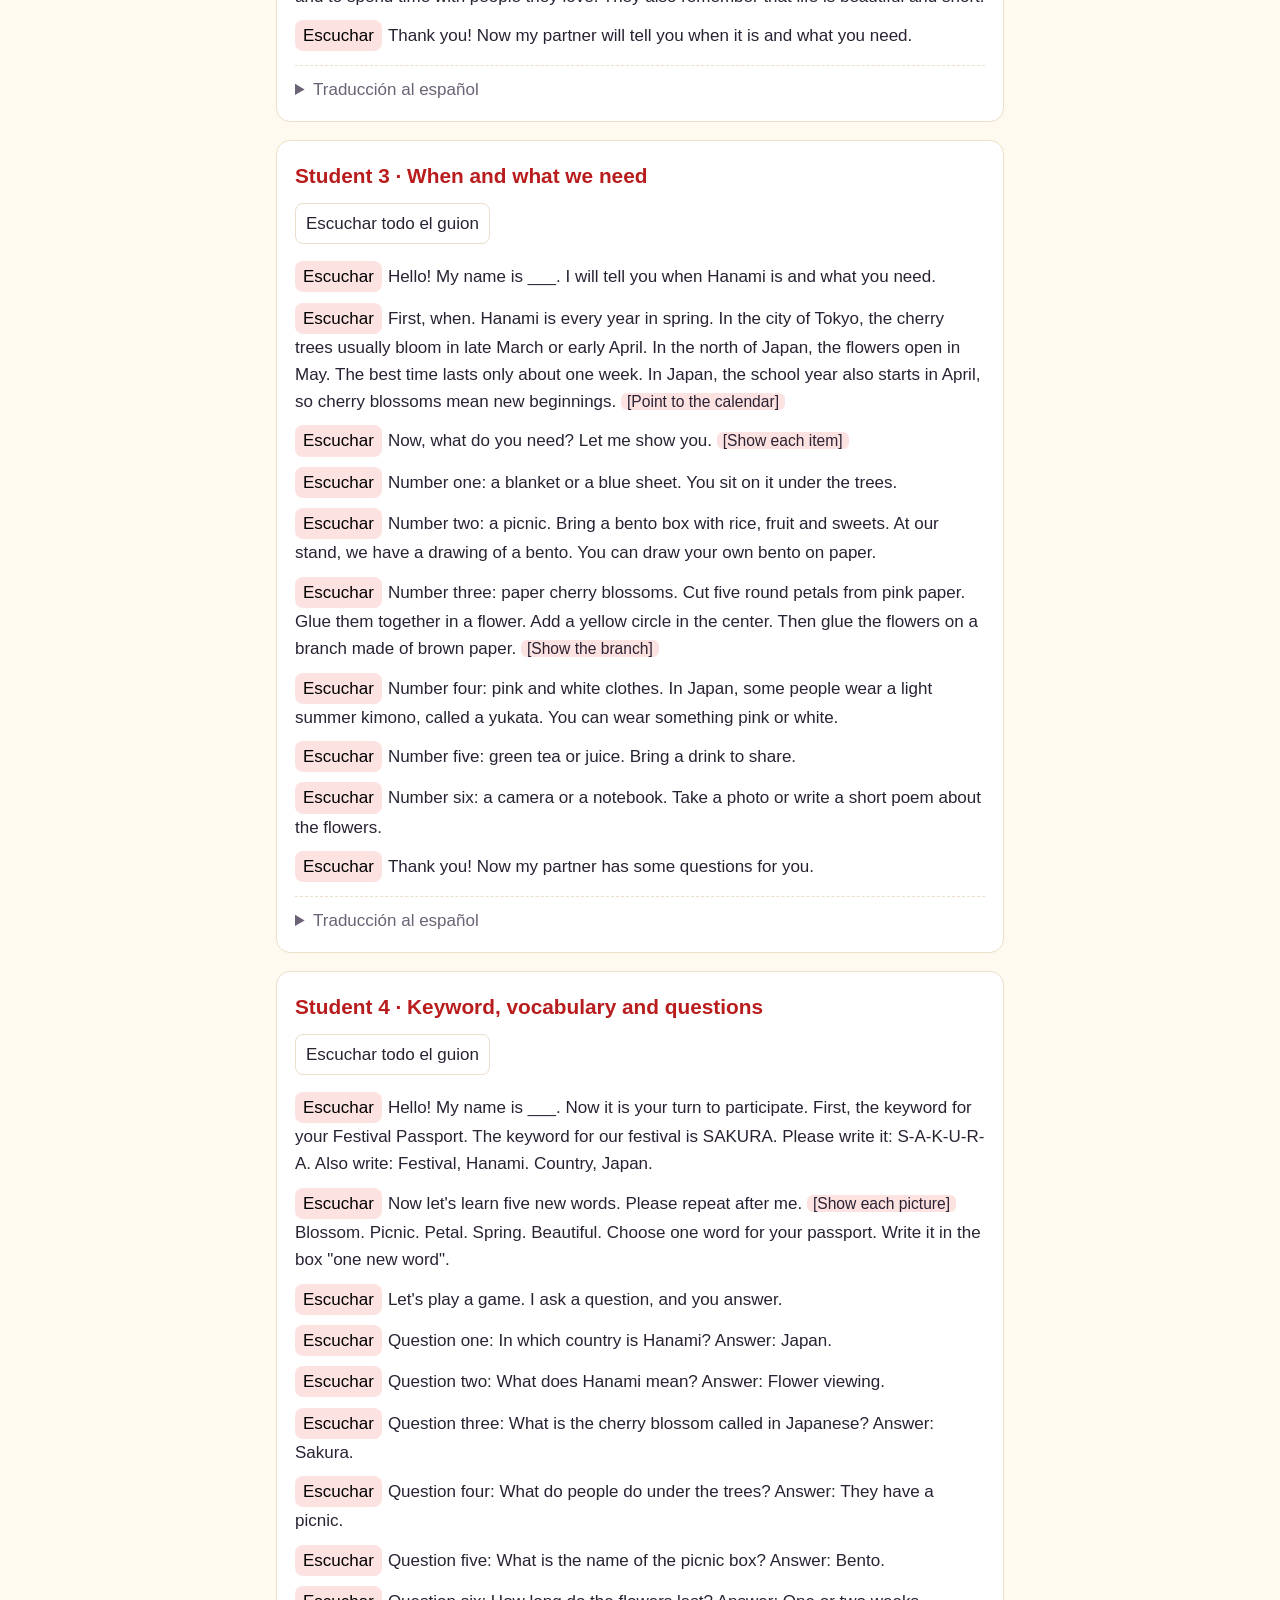
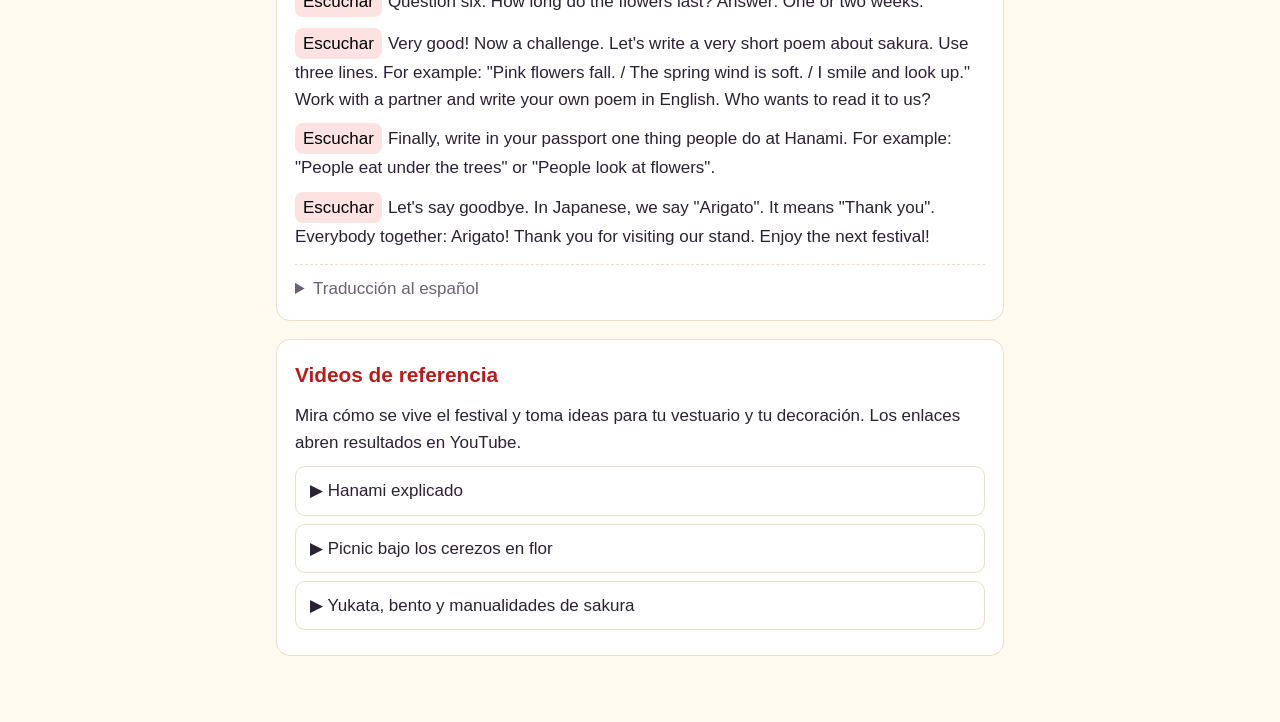
<file: hanami.html>
<!DOCTYPE html>
<html lang="es"><head><meta charset="utf-8"><meta name="viewport" content="width=device-width, initial-scale=1, viewport-fit=cover">
<title>English Day · Hanami · Japan</title><link rel="stylesheet" href="style.css"></head>
<body><main><a class="back" href="index.html">&larr; Menú</a>
<h1>🌸 Hanami · Japan</h1><p class="sub">4 presentadores · unos 5 minutos cada uno, todo en inglés. Lo que está entre corchetes es una acción (mostrar un objeto). La traducción es solo para estudiar.</p>
<section><h2>Student 1 · Origin</h2><p>Hello everyone! Welcome to our stand. My name is ___. Today we are going to talk about Hanami. It is a beautiful tradition from Japan. <span class="cue">[Point to Japan on the map]</span></p><p>Japan is an island country in East Asia. It has four seasons, and spring is one of the most beautiful. In spring, thousands of cherry trees have pink and white flowers. The cherry blossom is called sakura in Japanese. <span class="cue">[Show the picture]</span></p><p>The word Hanami has two parts. "Hana" means flower, and "mi" means to see. So Hanami means "flower viewing". It is exactly that: people go to look at the flowers.</p><p>Now, the history. Hanami is more than 1,000 years old. At first, the nobles in the emperor's court did it. They sat under the trees, wrote poems and enjoyed the beauty of the flowers. Later, the samurai and then the common people started to do it too. Soon everyone in Japan was celebrating Hanami.</p><p>Sakura flowers are special because they are very short. The blossoms last only one or two weeks. Then the wind takes the petals away, like pink snow. For Japanese people, this is a beautiful lesson. Life is short and precious, so we need to enjoy every moment.</p><p>Now I will pass to my partner. Thank you!</p><details><summary>Traducción al español</summary><p>¡Hola a todos! Bienvenidos a nuestro stand. Mi nombre es ___. Hoy vamos a hablar de Hanami. Es una hermosa tradición de Japón. <span class="cue">[Señala Japón en el mapa]</span></p><p>Japón es un país isla en el este de Asia. Tiene cuatro estaciones y la primavera es una de las más hermosas. En primavera, miles de cerezos tienen flores rosadas y blancas. La flor del cerezo se llama sakura en japonés. <span class="cue">[Muestra la imagen]</span></p><p>La palabra Hanami tiene dos partes. "Hana" significa flor y "mi" significa ver. Entonces Hanami significa "ver las flores". Es exactamente eso: la gente va a mirar las flores.</p><p>Ahora, la historia. Hanami tiene más de 1.000 años. Al principio lo hacían los nobles de la corte del emperador. Se sentaban bajo los árboles, escribían poemas y disfrutaban la belleza de las flores. Después, los samuráis y luego la gente común también empezaron a hacerlo. Pronto todos en Japón celebraban Hanami.</p><p>Las flores de sakura son especiales porque duran muy poco. Las flores duran solo una o dos semanas. Luego el viento se lleva los pétalos, como nieve rosada. Para los japoneses, esta es una hermosa lección. La vida es corta y valiosa, así que debemos disfrutar cada momento.</p><p>Ahora paso a mi compañero. ¡Gracias!</p></details></section><section><h2>Student 2 · How and why we celebrate</h2><p>Hello! My name is ___. I am going to tell you how people celebrate Hanami.</p><p>First, everybody watches the news. In Japan, the weather news says when the cherry trees will bloom. There is even a "cherry blossom forecast". The flowers open first in the warm south, and then the blossom moves north, week by week. <span class="cue">[Show the map]</span></p><p>When the trees bloom, families, friends and coworkers go to parks. They bring a big blue sheet or a blanket and sit under the trees. They take a picnic with them. The picnic box is called bento. It has rice, fish, eggs, vegetables and sweets. <span class="cue">[Show the bento picture]</span></p><p>A famous Hanami sweet is hanami dango. It is a stick with three sweet rice balls. One is pink, one is white and one is green. People also drink green tea. They talk, laugh and listen to music. They look at the flowers and take many photos. <span class="cue">[Show the dango picture]</span></p><p>At night, some parks put lanterns around the trees. The flowers look magical in the light. This is called yozakura, or night cherry blossoms.</p><p>Why do people celebrate? They celebrate to welcome spring, to enjoy nature and to spend time with people they love. They also remember that life is beautiful and short.</p><p>Thank you! Now my partner will tell you when it is and what you need.</p><details><summary>Traducción al español</summary><p>¡Hola! Mi nombre es ___. Les voy a contar cómo celebra la gente Hanami.</p><p>Primero, todos ven las noticias. En Japón, las noticias del clima dicen cuándo florecerán los cerezos. Incluso hay un "pronóstico de la flor del cerezo". Las flores se abren primero en el cálido sur y luego la floración sube hacia el norte, semana a semana. <span class="cue">[Muestra el mapa]</span></p><p>Cuando los árboles florecen, las familias, los amigos y los compañeros de trabajo van a los parques. Llevan una lona azul grande o una manta y se sientan bajo los árboles. Llevan un picnic. La caja del picnic se llama bento. Tiene arroz, pescado, huevos, verduras y dulces. <span class="cue">[Muestra la imagen del bento]</span></p><p>Un dulce famoso de Hanami es el hanami dango. Es un palito con tres bolitas dulces de arroz. Una es rosada, una es blanca y una es verde. La gente también toma té verde. Conversan, ríen y escuchan música. Miran las flores y toman muchas fotos. <span class="cue">[Muestra la imagen del dango]</span></p><p>En la noche, algunos parques ponen faroles alrededor de los árboles. Las flores se ven mágicas con la luz. Esto se llama yozakura, o cerezos de noche.</p><p>¿Por qué celebra la gente? Celebran para dar la bienvenida a la primavera, disfrutar la naturaleza y pasar tiempo con las personas que quieren. También recuerdan que la vida es hermosa y corta.</p><p>¡Gracias! Ahora mi compañero les dirá cuándo es y qué se necesita.</p></details></section><section><h2>Student 3 · When and what we need</h2><p>Hello! My name is ___. I will tell you when Hanami is and what you need.</p><p>First, when. Hanami is every year in spring. In the city of Tokyo, the cherry trees usually bloom in late March or early April. In the north of Japan, the flowers open in May. The best time lasts only about one week. In Japan, the school year also starts in April, so cherry blossoms mean new beginnings. <span class="cue">[Point to the calendar]</span></p><p>Now, what do you need? Let me show you. <span class="cue">[Show each item]</span></p><p>Number one: a blanket or a blue sheet. You sit on it under the trees.</p><p>Number two: a picnic. Bring a bento box with rice, fruit and sweets. At our stand, we have a drawing of a bento. You can draw your own bento on paper.</p><p>Number three: paper cherry blossoms. Cut five round petals from pink paper. Glue them together in a flower. Add a yellow circle in the center. Then glue the flowers on a branch made of brown paper. <span class="cue">[Show the branch]</span></p><p>Number four: pink and white clothes. In Japan, some people wear a light summer kimono, called a yukata. You can wear something pink or white.</p><p>Number five: green tea or juice. Bring a drink to share.</p><p>Number six: a camera or a notebook. Take a photo or write a short poem about the flowers.</p><p>Thank you! Now my partner has some questions for you.</p><details><summary>Traducción al español</summary><p>¡Hola! Mi nombre es ___. Les diré cuándo es Hanami y qué se necesita.</p><p>Primero, cuándo. Hanami es cada año en primavera. En la ciudad de Tokio, los cerezos suelen florecer a finales de marzo o principios de abril. En el norte de Japón, las flores se abren en mayo. La mejor época dura solo una semana más o menos. En Japón, el año escolar también empieza en abril, así que las flores de cerezo significan nuevos comienzos. <span class="cue">[Señala el calendario]</span></p><p>Ahora, ¿qué se necesita? Déjenme mostrarles. <span class="cue">[Muestra cada objeto]</span></p><p>Número uno: una manta o una lona azul. Te sientas en ella bajo los árboles.</p><p>Número dos: un picnic. Trae una caja bento con arroz, fruta y dulces. En nuestro stand tenemos un dibujo de un bento. Puedes dibujar tu propio bento en papel.</p><p>Número tres: flores de cerezo de papel. Corta cinco pétalos redondos de papel rosado. Pégalos juntos formando una flor. Agrega un círculo amarillo en el centro. Luego pega las flores en una rama hecha de papel café. <span class="cue">[Muestra la rama]</span></p><p>Número cuatro: ropa rosada y blanca. En Japón, algunas personas usan un kimono ligero de verano, llamado yukata. Puedes usar algo rosado o blanco.</p><p>Número cinco: té verde o jugo. Trae una bebida para compartir.</p><p>Número seis: una cámara o un cuaderno. Toma una foto o escribe un poema corto sobre las flores.</p><p>¡Gracias! Ahora mi compañero tiene algunas preguntas para ustedes.</p></details></section><section><h2>Student 4 · Keyword, vocabulary and questions</h2><p>Hello! My name is ___. Now it is your turn to participate. First, the keyword for your Festival Passport. The keyword for our festival is SAKURA. Please write it: S-A-K-U-R-A. Also write: Festival, Hanami. Country, Japan.</p><p>Now let's learn five new words. Please repeat after me. <span class="cue">[Show each picture]</span> Blossom. Picnic. Petal. Spring. Beautiful. Choose one word for your passport. Write it in the box "one new word".</p><p>Let's play a game. I ask a question, and you answer.</p><p>Question one: In which country is Hanami? Answer: Japan.</p><p>Question two: What does Hanami mean? Answer: Flower viewing.</p><p>Question three: What is the cherry blossom called in Japanese? Answer: Sakura.</p><p>Question four: What do people do under the trees? Answer: They have a picnic.</p><p>Question five: What is the name of the picnic box? Answer: Bento.</p><p>Question six: How long do the flowers last? Answer: One or two weeks.</p><p>Very good! Now a challenge. Let's write a very short poem about sakura. Use three lines. For example: "Pink flowers fall. / The spring wind is soft. / I smile and look up." Work with a partner and write your own poem in English. Who wants to read it to us?</p><p>Finally, write in your passport one thing people do at Hanami. For example: "People eat under the trees" or "People look at flowers".</p><p>Let's say goodbye. In Japanese, we say "Arigato". It means "Thank you". Everybody together: Arigato! Thank you for visiting our stand. Enjoy the next festival!</p><details><summary>Traducción al español</summary><p>¡Hola! Mi nombre es ___. Ahora es su turno de participar. Primero, la palabra clave para su Pasaporte de Festivales. La palabra clave de nuestro festival es SAKURA. Escríbanla: S-A-K-U-R-A. También escriban: Festival, Hanami. País, Japón.</p><p>Ahora aprendamos cinco palabras nuevas. Repitan después de mí. <span class="cue">[Muestra cada imagen]</span> Flor. Picnic. Pétalo. Primavera. Hermoso. Elijan una palabra para su pasaporte. Escríbanla en la casilla "una palabra nueva".</p><p>Juguemos un juego. Yo hago una pregunta y ustedes responden.</p><p>Pregunta uno: ¿En qué país es Hanami? Respuesta: Japón.</p><p>Pregunta dos: ¿Qué significa Hanami? Respuesta: Ver las flores.</p><p>Pregunta tres: ¿Cómo se llama la flor del cerezo en japonés? Respuesta: Sakura.</p><p>Pregunta cuatro: ¿Qué hace la gente bajo los árboles? Respuesta: Hacen un picnic.</p><p>Pregunta cinco: ¿Cómo se llama la caja del picnic? Respuesta: Bento.</p><p>Pregunta seis: ¿Cuánto duran las flores? Respuesta: Una o dos semanas.</p><p>¡Muy bien! Ahora un reto. Escribamos un poema muy corto sobre la sakura. Usen tres líneas. Por ejemplo: "Las flores rosadas caen. / El viento de primavera es suave. / Sonrío y miro hacia arriba". Trabajen con un compañero y escriban su propio poema en inglés. ¿Quién quiere leérnoslo?</p><p>Finalmente, escriban en su pasaporte una cosa que la gente hace en Hanami. Por ejemplo: "La gente come bajo los árboles" o "La gente mira las flores".</p><p>Despidámonos. En japonés decimos "Arigato". Significa "Gracias". Todos juntos: ¡Arigato! Gracias por visitar nuestro stand. ¡Disfruten el próximo festival!</p></details></section><section class="videos"><h2>Videos de referencia</h2><p>Mira cómo se vive el festival y toma ideas para tu vestuario y tu decoración. Los enlaces abren resultados en YouTube.</p><ul><li><a href="https://www.youtube.com/results?search_query=Hanami+cherry+blossom+festival+Japan+explained" target="_blank" rel="noopener">&#9654; Hanami explicado</a></li><li><a href="https://www.youtube.com/results?search_query=Hanami+picnic+under+cherry+blossoms+Japan" target="_blank" rel="noopener">&#9654; Picnic bajo los cerezos en flor</a></li><li><a href="https://www.youtube.com/results?search_query=Hanami+yukata+bento+sakura+paper+craft" target="_blank" rel="noopener">&#9654; Yukata, bento y manualidades de sakura</a></li></ul></section>
</main><script src="app.js"></script></body></html>
</file>
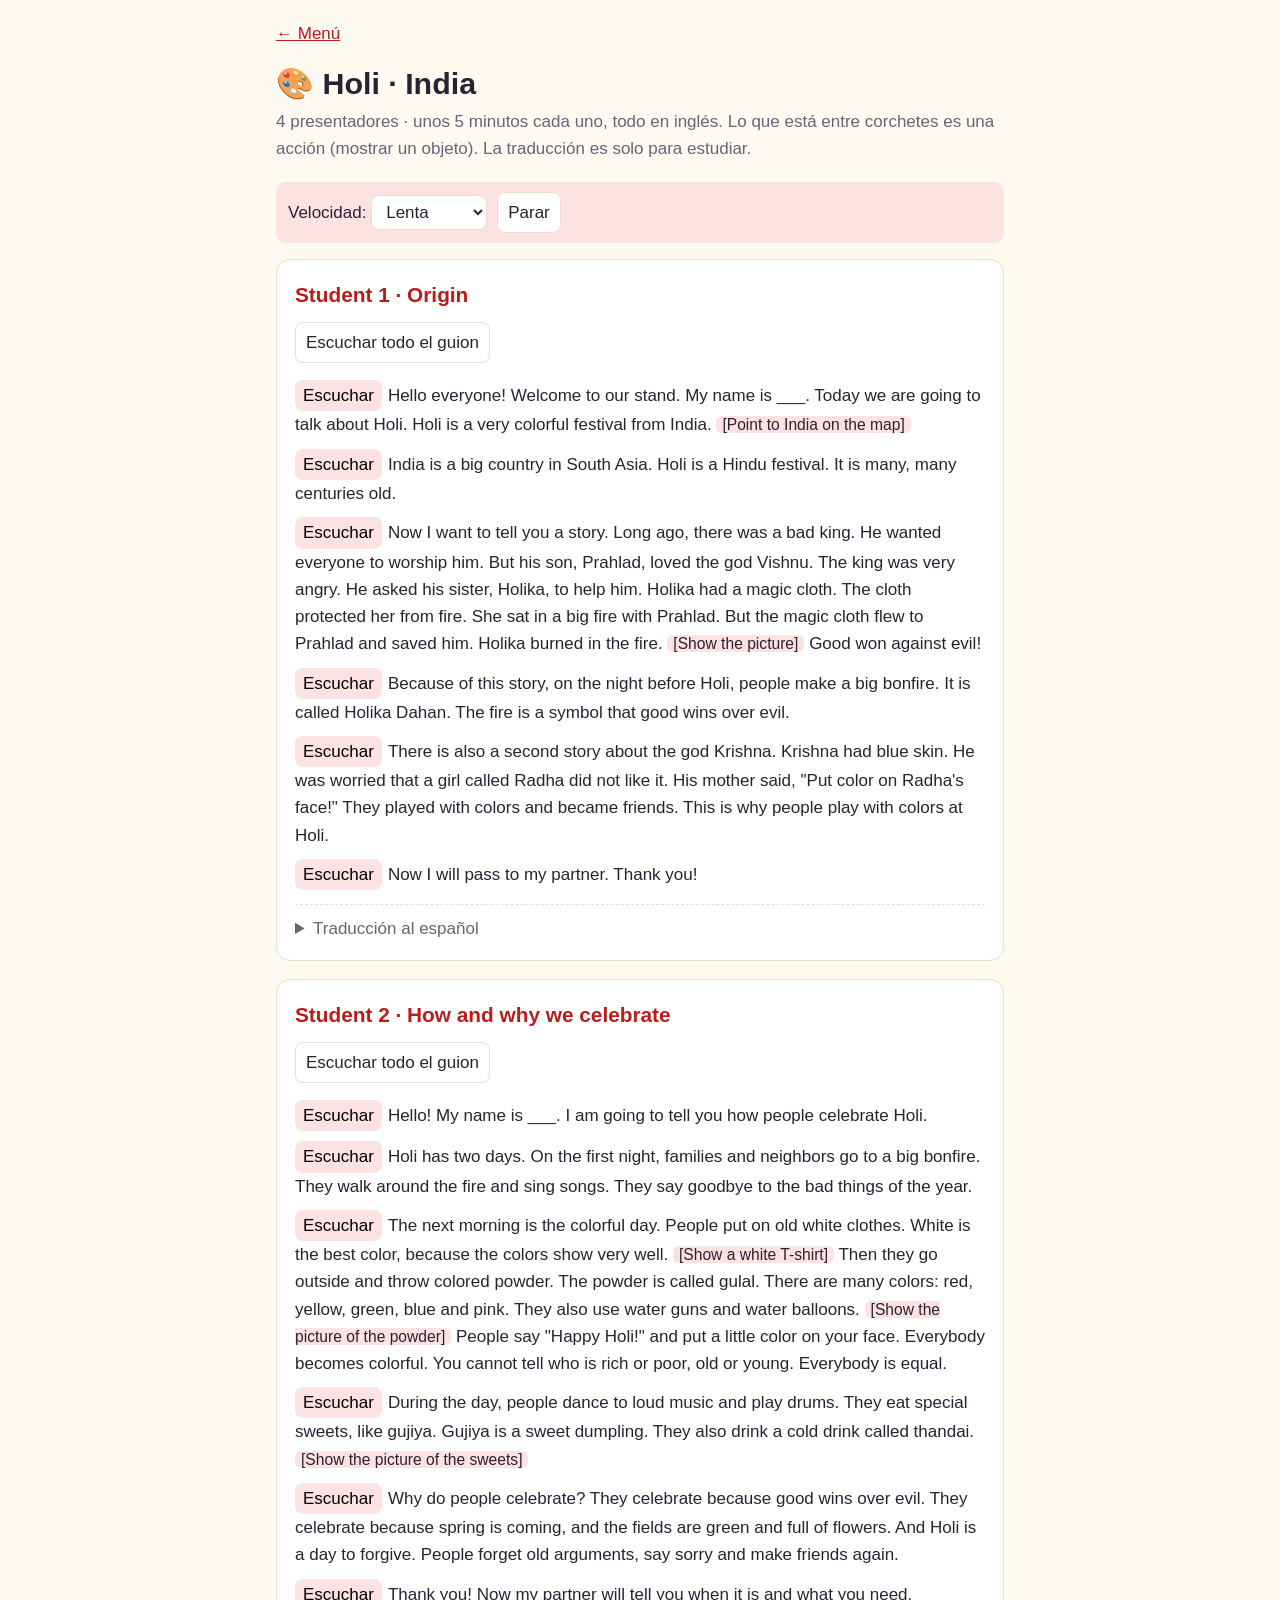
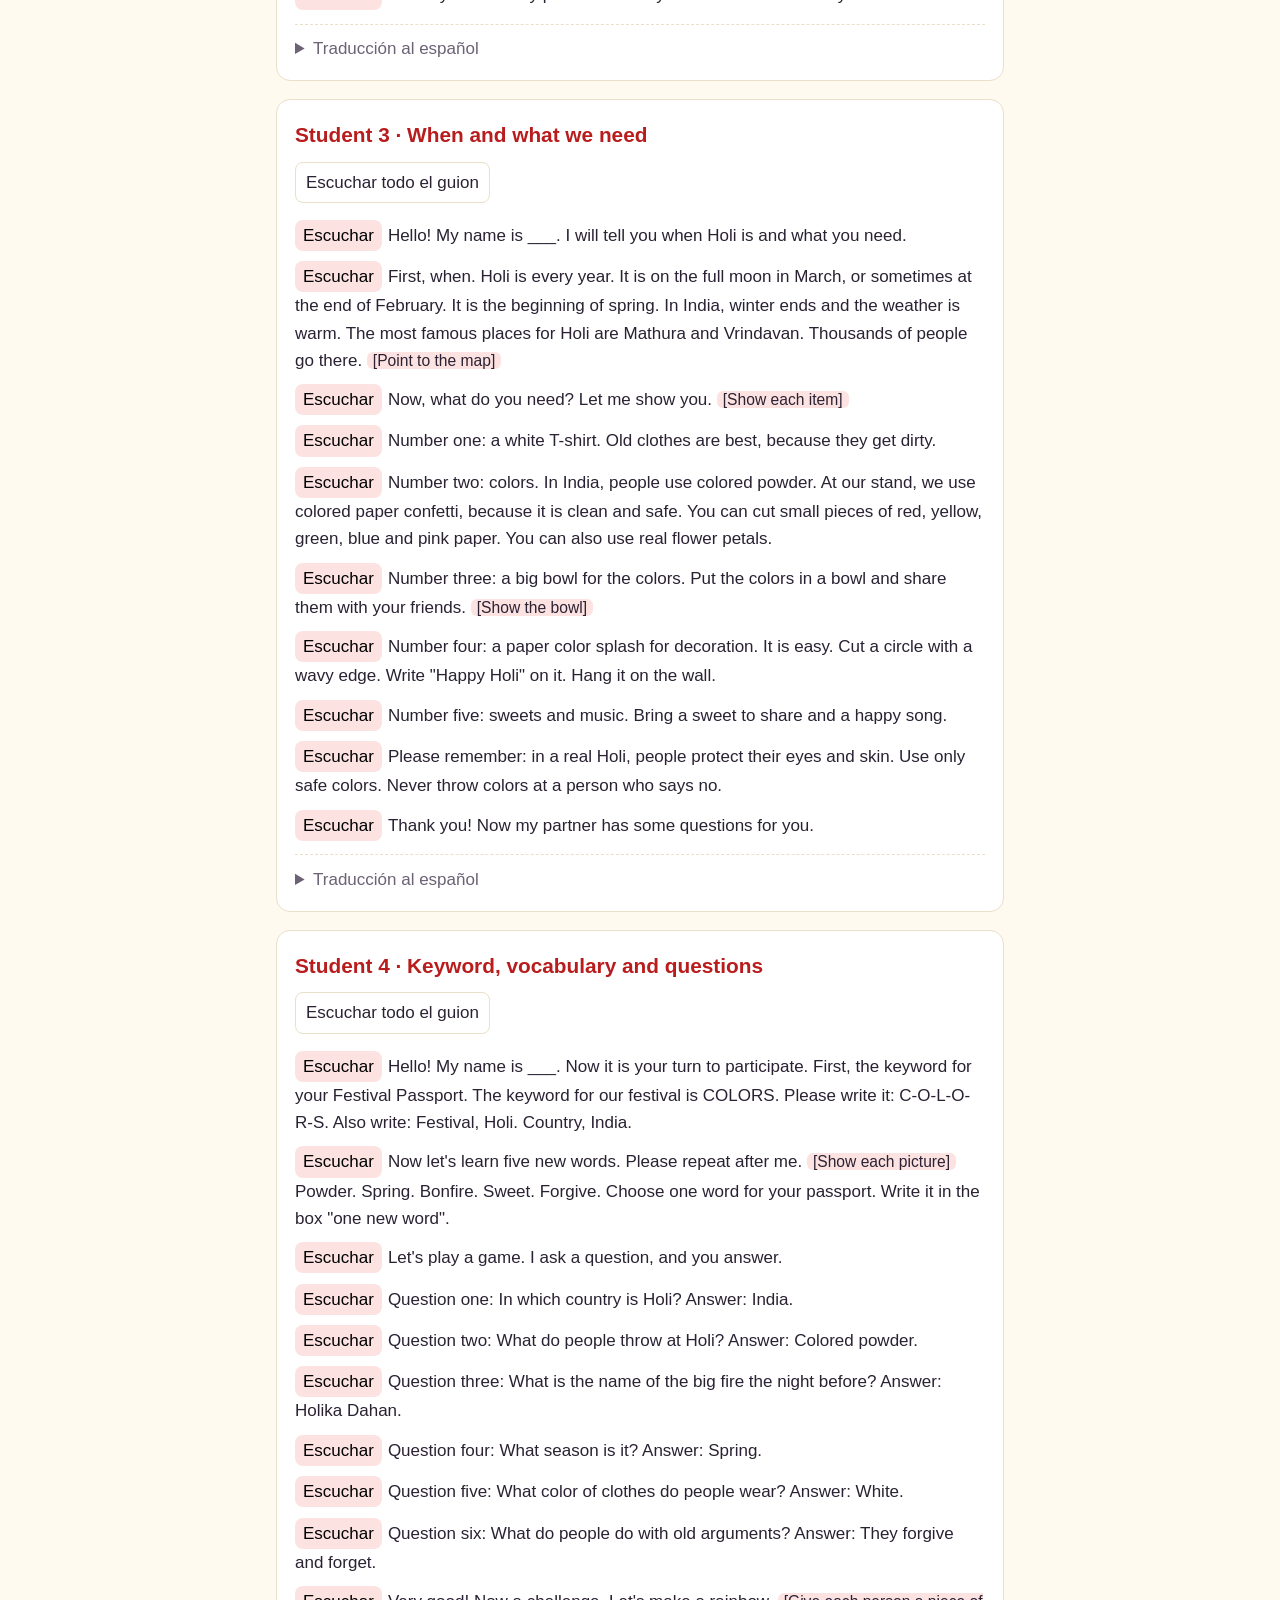
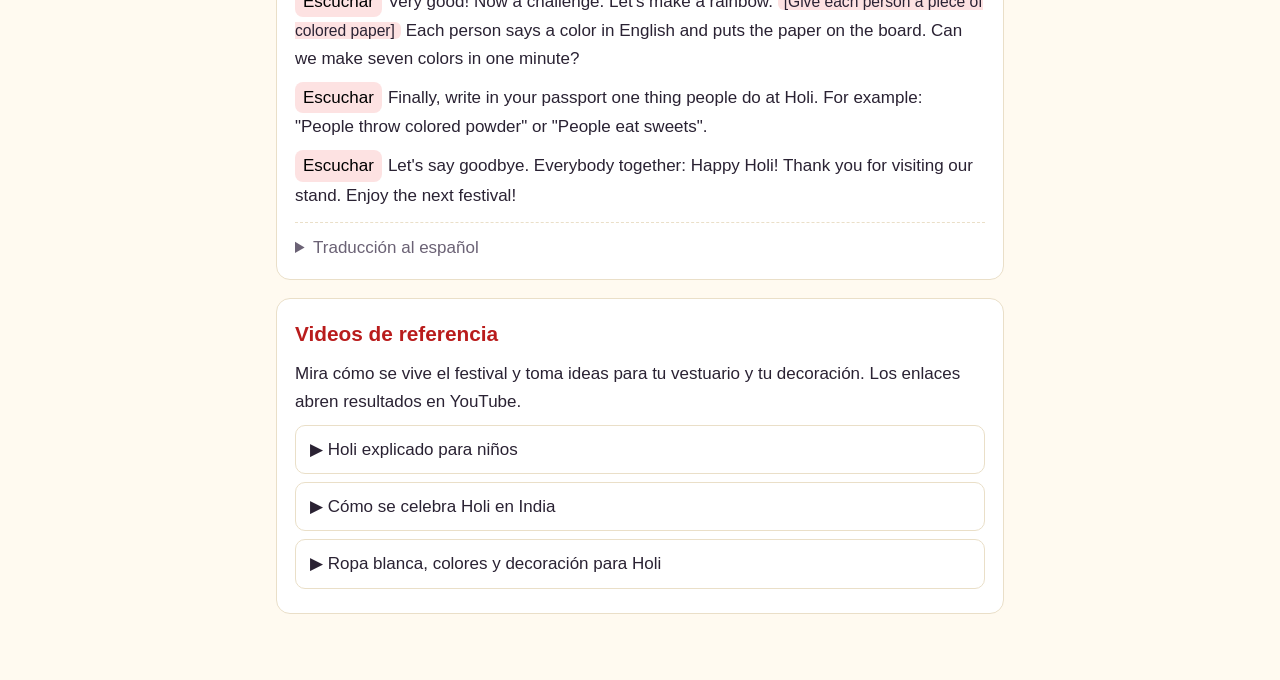
<file: holi.html>
<!DOCTYPE html>
<html lang="es"><head><meta charset="utf-8"><meta name="viewport" content="width=device-width, initial-scale=1, viewport-fit=cover">
<title>English Day · Holi · India</title><link rel="stylesheet" href="style.css"></head>
<body><main><a class="back" href="index.html">&larr; Menú</a>
<h1>🎨 Holi · India</h1><p class="sub">4 presentadores · unos 5 minutos cada uno, todo en inglés. Lo que está entre corchetes es una acción (mostrar un objeto). La traducción es solo para estudiar.</p>
<section><h2>Student 1 · Origin</h2><p>Hello everyone! Welcome to our stand. My name is ___. Today we are going to talk about Holi. Holi is a very colorful festival from India. <span class="cue">[Point to India on the map]</span></p><p>India is a big country in South Asia. Holi is a Hindu festival. It is many, many centuries old.</p><p>Now I want to tell you a story. Long ago, there was a bad king. He wanted everyone to worship him. But his son, Prahlad, loved the god Vishnu. The king was very angry. He asked his sister, Holika, to help him. Holika had a magic cloth. The cloth protected her from fire. She sat in a big fire with Prahlad. But the magic cloth flew to Prahlad and saved him. Holika burned in the fire. <span class="cue">[Show the picture]</span> Good won against evil!</p><p>Because of this story, on the night before Holi, people make a big bonfire. It is called Holika Dahan. The fire is a symbol that good wins over evil.</p><p>There is also a second story about the god Krishna. Krishna had blue skin. He was worried that a girl called Radha did not like it. His mother said, "Put color on Radha's face!" They played with colors and became friends. This is why people play with colors at Holi.</p><p>Now I will pass to my partner. Thank you!</p><details><summary>Traducción al español</summary><p>¡Hola a todos! Bienvenidos a nuestro stand. Mi nombre es ___. Hoy vamos a hablar de Holi. Holi es un festival muy colorido de la India. <span class="cue">[Señala la India en el mapa]</span></p><p>La India es un país grande en el sur de Asia. Holi es un festival hindú. Tiene muchísimos siglos de antigüedad.</p><p>Ahora quiero contarles una historia. Hace mucho tiempo había un rey malo. Quería que todos lo adoraran. Pero su hijo, Prahlad, amaba al dios Vishnu. El rey se enojó mucho. Le pidió ayuda a su hermana, Holika. Holika tenía una tela mágica. La tela la protegía del fuego. Ella se sentó en una gran hoguera con Prahlad. Pero la tela mágica voló hacia Prahlad y lo salvó. Holika se quemó en el fuego. <span class="cue">[Muestra la imagen]</span> ¡El bien venció al mal!</p><p>Por esta historia, la noche antes de Holi, la gente hace una gran hoguera. Se llama Holika Dahan. El fuego es un símbolo de que el bien vence al mal.</p><p>También hay una segunda historia sobre el dios Krishna. Krishna tenía la piel azul. Le preocupaba que a una niña llamada Radha no le gustara. Su mamá le dijo: "¡Ponle color en la cara a Radha!" Jugaron con colores y se hicieron amigos. Por eso la gente juega con colores en Holi.</p><p>Ahora paso a mi compañero. ¡Gracias!</p></details></section><section><h2>Student 2 · How and why we celebrate</h2><p>Hello! My name is ___. I am going to tell you how people celebrate Holi.</p><p>Holi has two days. On the first night, families and neighbors go to a big bonfire. They walk around the fire and sing songs. They say goodbye to the bad things of the year.</p><p>The next morning is the colorful day. People put on old white clothes. White is the best color, because the colors show very well. <span class="cue">[Show a white T-shirt]</span> Then they go outside and throw colored powder. The powder is called gulal. There are many colors: red, yellow, green, blue and pink. They also use water guns and water balloons. <span class="cue">[Show the picture of the powder]</span> People say "Happy Holi!" and put a little color on your face. Everybody becomes colorful. You cannot tell who is rich or poor, old or young. Everybody is equal.</p><p>During the day, people dance to loud music and play drums. They eat special sweets, like gujiya. Gujiya is a sweet dumpling. They also drink a cold drink called thandai. <span class="cue">[Show the picture of the sweets]</span></p><p>Why do people celebrate? They celebrate because good wins over evil. They celebrate because spring is coming, and the fields are green and full of flowers. And Holi is a day to forgive. People forget old arguments, say sorry and make friends again.</p><p>Thank you! Now my partner will tell you when it is and what you need.</p><details><summary>Traducción al español</summary><p>¡Hola! Mi nombre es ___. Les voy a contar cómo celebra la gente Holi.</p><p>Holi dura dos días. La primera noche, las familias y los vecinos van a una gran hoguera. Caminan alrededor del fuego y cantan canciones. Se despiden de las cosas malas del año.</p><p>La mañana siguiente es el día colorido. La gente se pone ropa blanca vieja. El blanco es el mejor color, porque los colores se ven muy bien. <span class="cue">[Muestra una camiseta blanca]</span> Luego salen y se lanzan polvos de colores. El polvo se llama gulal. Hay muchos colores: rojo, amarillo, verde, azul y rosado. También usan pistolas de agua y globos de agua. <span class="cue">[Muestra la imagen del polvo]</span> La gente dice "¡Feliz Holi!" y te pone un poco de color en la cara. Todos se vuelven coloridos. No se sabe quién es rico o pobre, viejo o joven. Todos son iguales.</p><p>Durante el día, la gente baila con música fuerte y toca tambores. Comen dulces especiales, como el gujiya. El gujiya es una empanadita dulce. También toman una bebida fría llamada thandai. <span class="cue">[Muestra la imagen de los dulces]</span></p><p>¿Por qué celebra la gente? Celebran porque el bien vence al mal. Celebran porque llega la primavera y los campos están verdes y llenos de flores. Y Holi es un día para perdonar. La gente olvida las peleas viejas, pide perdón y vuelve a ser amiga.</p><p>¡Gracias! Ahora mi compañero les dirá cuándo es y qué se necesita.</p></details></section><section><h2>Student 3 · When and what we need</h2><p>Hello! My name is ___. I will tell you when Holi is and what you need.</p><p>First, when. Holi is every year. It is on the full moon in March, or sometimes at the end of February. It is the beginning of spring. In India, winter ends and the weather is warm. The most famous places for Holi are Mathura and Vrindavan. Thousands of people go there. <span class="cue">[Point to the map]</span></p><p>Now, what do you need? Let me show you. <span class="cue">[Show each item]</span></p><p>Number one: a white T-shirt. Old clothes are best, because they get dirty.</p><p>Number two: colors. In India, people use colored powder. At our stand, we use colored paper confetti, because it is clean and safe. You can cut small pieces of red, yellow, green, blue and pink paper. You can also use real flower petals.</p><p>Number three: a big bowl for the colors. Put the colors in a bowl and share them with your friends. <span class="cue">[Show the bowl]</span></p><p>Number four: a paper color splash for decoration. It is easy. Cut a circle with a wavy edge. Write "Happy Holi" on it. Hang it on the wall.</p><p>Number five: sweets and music. Bring a sweet to share and a happy song.</p><p>Please remember: in a real Holi, people protect their eyes and skin. Use only safe colors. Never throw colors at a person who says no.</p><p>Thank you! Now my partner has some questions for you.</p><details><summary>Traducción al español</summary><p>¡Hola! Mi nombre es ___. Les diré cuándo es Holi y qué se necesita.</p><p>Primero, cuándo. Holi es cada año. Es en la luna llena de marzo, o a veces a finales de febrero. Es el comienzo de la primavera. En la India termina el invierno y el clima es cálido. Los lugares más famosos para Holi son Mathura y Vrindavan. Miles de personas van allí. <span class="cue">[Señala el mapa]</span></p><p>Ahora, ¿qué se necesita? Déjenme mostrarles. <span class="cue">[Muestra cada objeto]</span></p><p>Número uno: una camiseta blanca. La ropa vieja es mejor, porque se ensucia.</p><p>Número dos: colores. En la India la gente usa polvos de colores. En nuestro stand usamos confeti de papel de colores, porque es limpio y seguro. Puedes cortar trocitos de papel rojo, amarillo, verde, azul y rosado. También puedes usar pétalos de flores reales.</p><p>Número tres: un tazón grande para los colores. Pon los colores en un tazón y compártelos con tus amigos. <span class="cue">[Muestra el tazón]</span></p><p>Número cuatro: una mancha de color de papel para decorar. Es fácil. Corta un círculo con el borde ondulado. Escribe "Happy Holi". Cuélgalo en la pared.</p><p>Número cinco: dulces y música. Trae un dulce para compartir y una canción alegre.</p><p>Por favor recuerden: en un Holi real, la gente protege sus ojos y su piel. Usen solo colores seguros. Nunca le lancen colores a una persona que dice no.</p><p>¡Gracias! Ahora mi compañero tiene algunas preguntas para ustedes.</p></details></section><section><h2>Student 4 · Keyword, vocabulary and questions</h2><p>Hello! My name is ___. Now it is your turn to participate. First, the keyword for your Festival Passport. The keyword for our festival is COLORS. Please write it: C-O-L-O-R-S. Also write: Festival, Holi. Country, India.</p><p>Now let's learn five new words. Please repeat after me. <span class="cue">[Show each picture]</span> Powder. Spring. Bonfire. Sweet. Forgive. Choose one word for your passport. Write it in the box "one new word".</p><p>Let's play a game. I ask a question, and you answer.</p><p>Question one: In which country is Holi? Answer: India.</p><p>Question two: What do people throw at Holi? Answer: Colored powder.</p><p>Question three: What is the name of the big fire the night before? Answer: Holika Dahan.</p><p>Question four: What season is it? Answer: Spring.</p><p>Question five: What color of clothes do people wear? Answer: White.</p><p>Question six: What do people do with old arguments? Answer: They forgive and forget.</p><p>Very good! Now a challenge. Let's make a rainbow. <span class="cue">[Give each person a piece of colored paper]</span> Each person says a color in English and puts the paper on the board. Can we make seven colors in one minute?</p><p>Finally, write in your passport one thing people do at Holi. For example: "People throw colored powder" or "People eat sweets".</p><p>Let's say goodbye. Everybody together: Happy Holi! Thank you for visiting our stand. Enjoy the next festival!</p><details><summary>Traducción al español</summary><p>¡Hola! Mi nombre es ___. Ahora es su turno de participar. Primero, la palabra clave para su Pasaporte de Festivales. La palabra clave de nuestro festival es COLORS (colores). Escríbanla: C-O-L-O-R-S. También escriban: Festival, Holi. País, India.</p><p>Ahora aprendamos cinco palabras nuevas. Repitan después de mí. <span class="cue">[Muestra cada imagen]</span> Polvo. Primavera. Hoguera. Dulce. Perdonar. Elijan una palabra para su pasaporte. Escríbanla en la casilla "una palabra nueva".</p><p>Juguemos un juego. Yo hago una pregunta y ustedes responden.</p><p>Pregunta uno: ¿En qué país es Holi? Respuesta: India.</p><p>Pregunta dos: ¿Qué se lanza la gente en Holi? Respuesta: Polvos de colores.</p><p>Pregunta tres: ¿Cómo se llama la gran hoguera de la noche anterior? Respuesta: Holika Dahan.</p><p>Pregunta cuatro: ¿Qué estación es? Respuesta: Primavera.</p><p>Pregunta cinco: ¿De qué color es la ropa que usa la gente? Respuesta: Blanca.</p><p>Pregunta seis: ¿Qué hace la gente con las peleas viejas? Respuesta: Perdonan y olvidan.</p><p>¡Muy bien! Ahora un reto. Hagamos un arcoíris. <span class="cue">[Da a cada persona un papel de color]</span> Cada persona dice un color en inglés y pone el papel en el tablero. ¿Podemos formar siete colores en un minuto?</p><p>Finalmente, escriban en su pasaporte una cosa que la gente hace en Holi. Por ejemplo: "La gente lanza polvos de colores" o "La gente come dulces".</p><p>Despidámonos. Todos juntos: ¡Happy Holi! Gracias por visitar nuestro stand. ¡Disfruten el próximo festival!</p></details></section><section class="videos"><h2>Videos de referencia</h2><p>Mira cómo se vive el festival y toma ideas para tu vestuario y tu decoración. Los enlaces abren resultados en YouTube.</p><ul><li><a href="https://www.youtube.com/results?search_query=Holi+festival+explained+for+kids" target="_blank" rel="noopener">&#9654; Holi explicado para niños</a></li><li><a href="https://www.youtube.com/results?search_query=Holi+festival+India+celebration" target="_blank" rel="noopener">&#9654; Cómo se celebra Holi en India</a></li><li><a href="https://www.youtube.com/results?search_query=Holi+festival+white+clothes+colors+decoration+ideas" target="_blank" rel="noopener">&#9654; Ropa blanca, colores y decoración para Holi</a></li></ul></section>
</main><script src="app.js"></script></body></html>
</file>
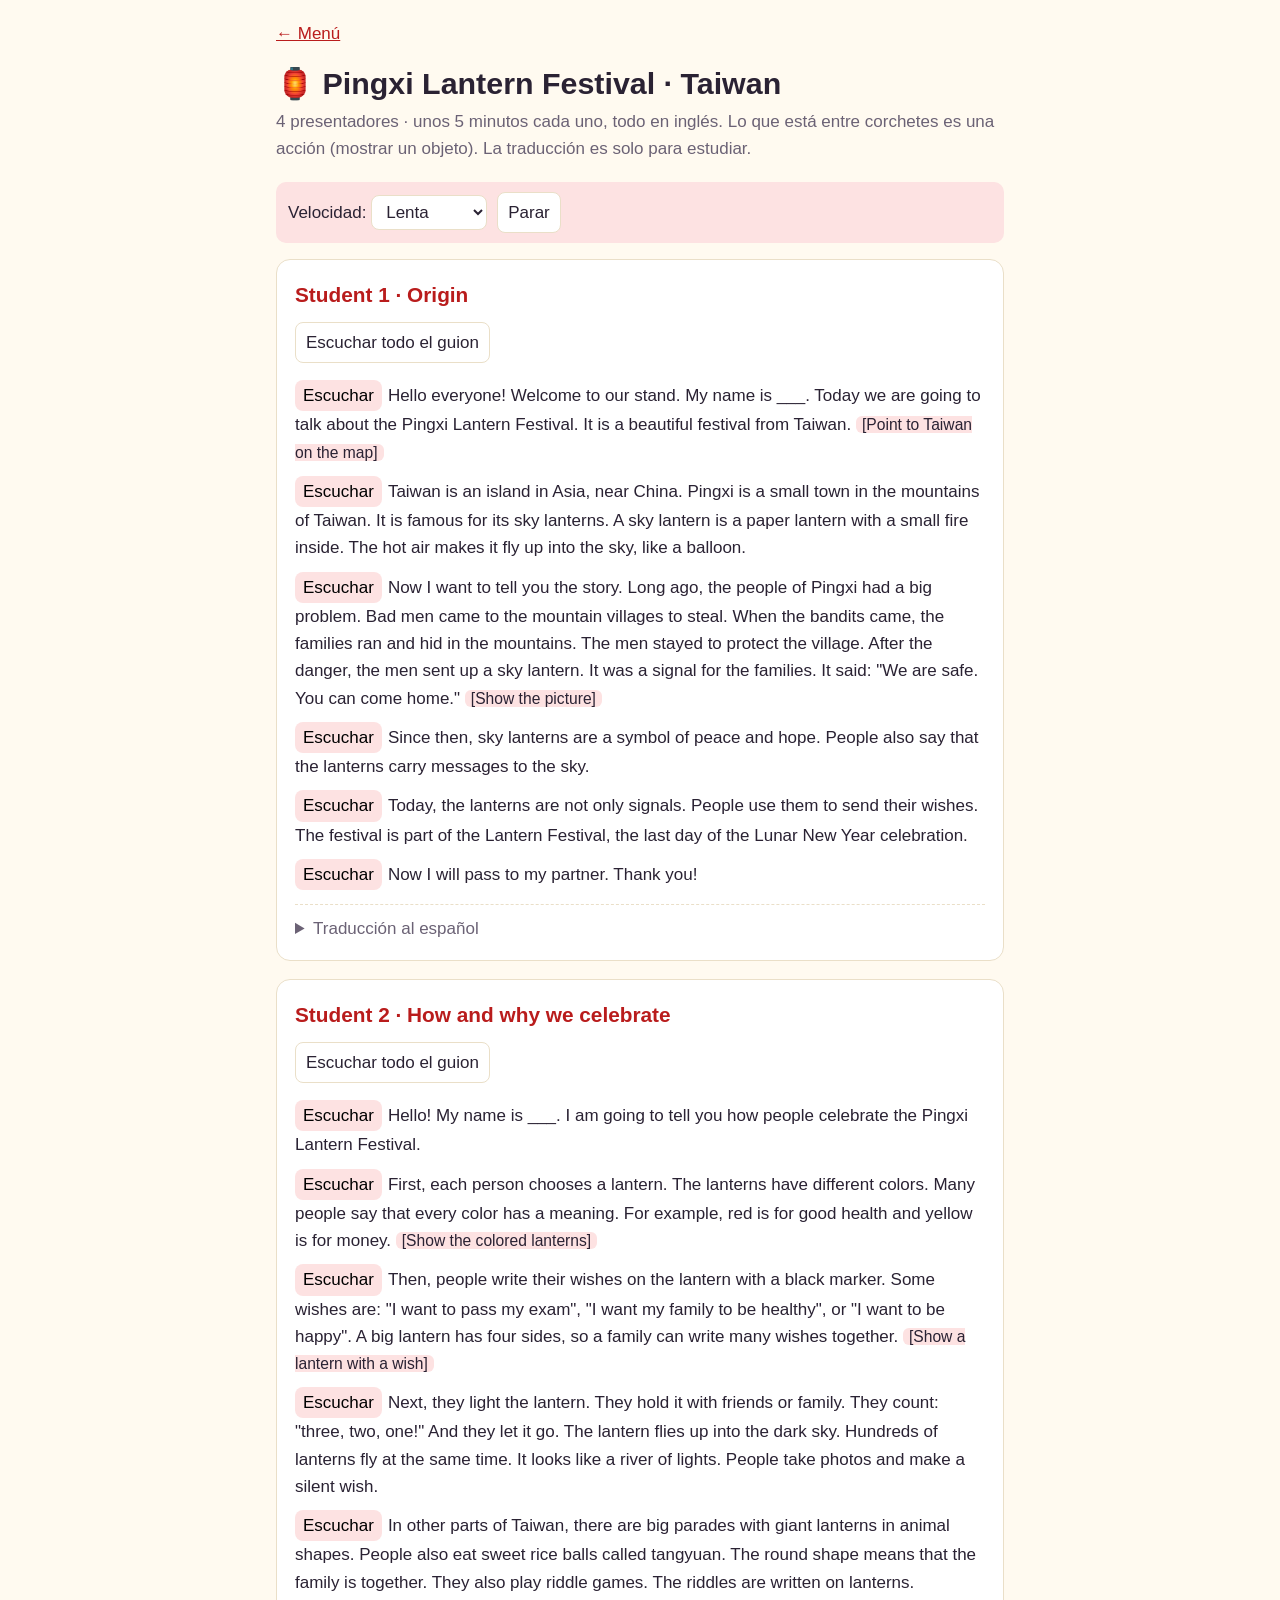
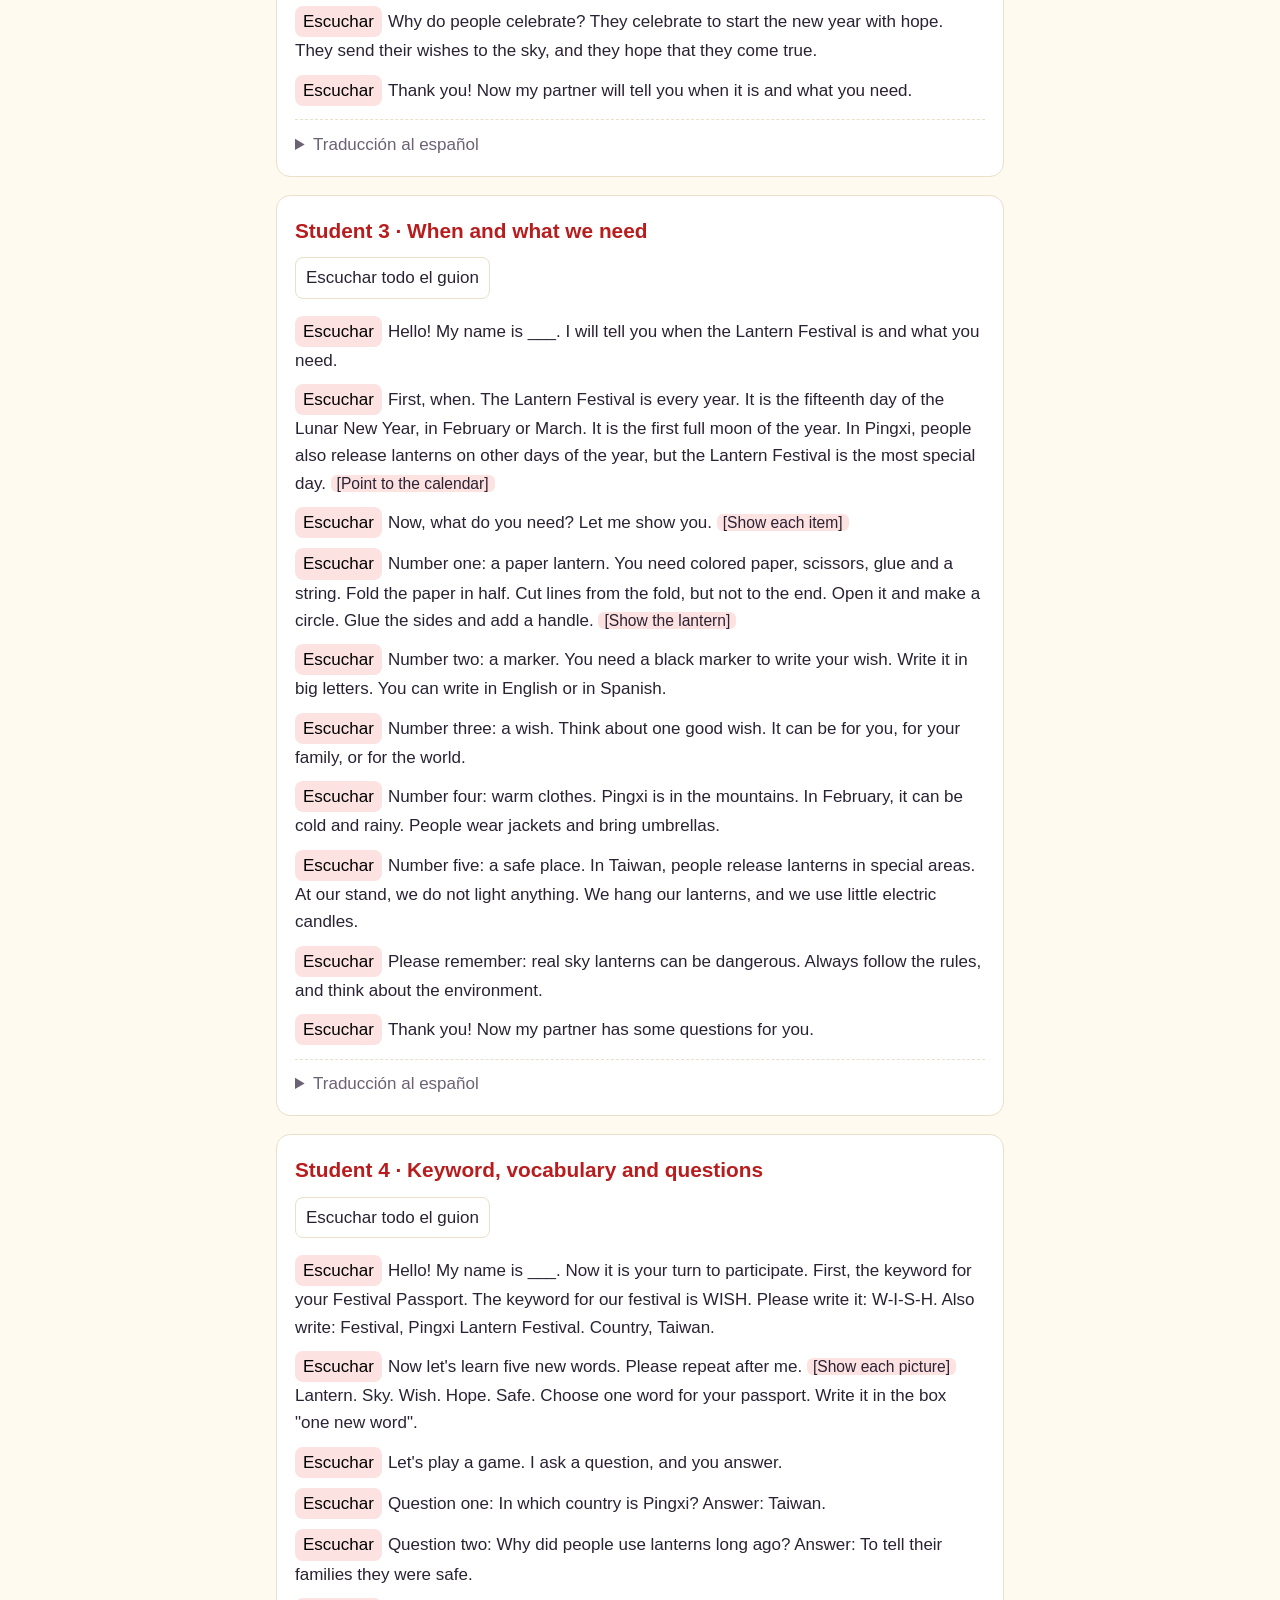
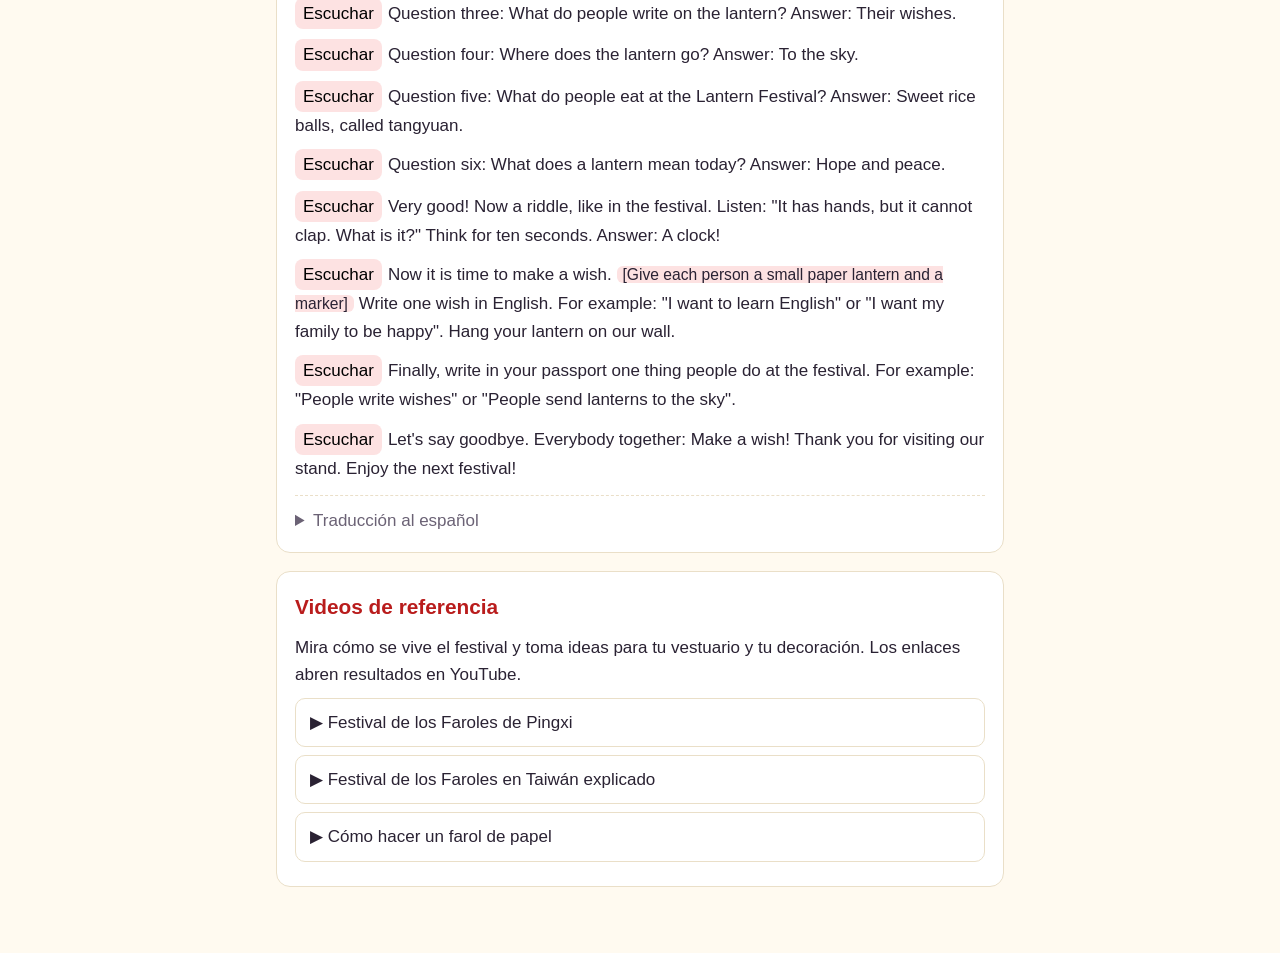
<file: pingxi.html>
<!DOCTYPE html>
<html lang="es"><head><meta charset="utf-8"><meta name="viewport" content="width=device-width, initial-scale=1, viewport-fit=cover">
<title>English Day · Pingxi Lantern Festival · Taiwan</title><link rel="stylesheet" href="style.css"></head>
<body><main><a class="back" href="index.html">&larr; Menú</a>
<h1>🏮 Pingxi Lantern Festival · Taiwan</h1><p class="sub">4 presentadores · unos 5 minutos cada uno, todo en inglés. Lo que está entre corchetes es una acción (mostrar un objeto). La traducción es solo para estudiar.</p>
<section><h2>Student 1 · Origin</h2><p>Hello everyone! Welcome to our stand. My name is ___. Today we are going to talk about the Pingxi Lantern Festival. It is a beautiful festival from Taiwan. <span class="cue">[Point to Taiwan on the map]</span></p><p>Taiwan is an island in Asia, near China. Pingxi is a small town in the mountains of Taiwan. It is famous for its sky lanterns. A sky lantern is a paper lantern with a small fire inside. The hot air makes it fly up into the sky, like a balloon.</p><p>Now I want to tell you the story. Long ago, the people of Pingxi had a big problem. Bad men came to the mountain villages to steal. When the bandits came, the families ran and hid in the mountains. The men stayed to protect the village. After the danger, the men sent up a sky lantern. It was a signal for the families. It said: "We are safe. You can come home." <span class="cue">[Show the picture]</span></p><p>Since then, sky lanterns are a symbol of peace and hope. People also say that the lanterns carry messages to the sky.</p><p>Today, the lanterns are not only signals. People use them to send their wishes. The festival is part of the Lantern Festival, the last day of the Lunar New Year celebration.</p><p>Now I will pass to my partner. Thank you!</p><details><summary>Traducción al español</summary><p>¡Hola a todos! Bienvenidos a nuestro stand. Mi nombre es ___. Hoy vamos a hablar del Festival de los Faroles de Pingxi. Es un festival hermoso de Taiwán. <span class="cue">[Señala Taiwán en el mapa]</span></p><p>Taiwán es una isla en Asia, cerca de China. Pingxi es un pueblo pequeño en las montañas de Taiwán. Es famoso por sus faroles voladores. Un farol volador es un farol de papel con un fuego pequeño adentro. El aire caliente hace que suba al cielo, como un globo.</p><p>Ahora quiero contarles la historia. Hace mucho tiempo, la gente de Pingxi tenía un gran problema. Hombres malos llegaban a los pueblos de la montaña para robar. Cuando llegaban los bandidos, las familias corrían y se escondían en las montañas. Los hombres se quedaban para proteger el pueblo. Después del peligro, los hombres enviaban un farol volador. Era una señal para las familias. Decía: "Estamos a salvo. Pueden volver a casa". <span class="cue">[Muestra la imagen]</span></p><p>Desde entonces, los faroles voladores son un símbolo de paz y esperanza. La gente también dice que los faroles llevan mensajes al cielo.</p><p>Hoy los faroles no son solo señales. La gente los usa para enviar sus deseos. El festival es parte del Festival de los Faroles, el último día de la celebración del Año Nuevo Lunar.</p><p>Ahora paso a mi compañero. ¡Gracias!</p></details></section><section><h2>Student 2 · How and why we celebrate</h2><p>Hello! My name is ___. I am going to tell you how people celebrate the Pingxi Lantern Festival.</p><p>First, each person chooses a lantern. The lanterns have different colors. Many people say that every color has a meaning. For example, red is for good health and yellow is for money. <span class="cue">[Show the colored lanterns]</span></p><p>Then, people write their wishes on the lantern with a black marker. Some wishes are: "I want to pass my exam", "I want my family to be healthy", or "I want to be happy". A big lantern has four sides, so a family can write many wishes together. <span class="cue">[Show a lantern with a wish]</span></p><p>Next, they light the lantern. They hold it with friends or family. They count: "three, two, one!" And they let it go. The lantern flies up into the dark sky. Hundreds of lanterns fly at the same time. It looks like a river of lights. People take photos and make a silent wish.</p><p>In other parts of Taiwan, there are big parades with giant lanterns in animal shapes. People also eat sweet rice balls called tangyuan. The round shape means that the family is together. They also play riddle games. The riddles are written on lanterns.</p><p>Why do people celebrate? They celebrate to start the new year with hope. They send their wishes to the sky, and they hope that they come true.</p><p>Thank you! Now my partner will tell you when it is and what you need.</p><details><summary>Traducción al español</summary><p>¡Hola! Mi nombre es ___. Les voy a contar cómo celebra la gente el Festival de los Faroles de Pingxi.</p><p>Primero, cada persona elige un farol. Los faroles tienen diferentes colores. Mucha gente dice que cada color tiene un significado. Por ejemplo, el rojo es para la buena salud y el amarillo es para el dinero. <span class="cue">[Muestra los faroles de colores]</span></p><p>Luego, la gente escribe sus deseos en el farol con un marcador negro. Algunos deseos son: "Quiero pasar mi examen", "Quiero que mi familia esté sana" o "Quiero ser feliz". Un farol grande tiene cuatro lados, así que una familia puede escribir muchos deseos juntos. <span class="cue">[Muestra un farol con un deseo]</span></p><p>Después, encienden el farol. Lo sostienen con amigos o familia. Cuentan: "¡tres, dos, uno!" Y lo sueltan. El farol sube al cielo oscuro. Cientos de faroles vuelan al mismo tiempo. Parece un río de luces. La gente toma fotos y hace un deseo en silencio.</p><p>En otras partes de Taiwán hay grandes desfiles con faroles gigantes con forma de animales. La gente también come bolitas de arroz dulces llamadas tangyuan. La forma redonda significa que la familia está unida. También juegan a las adivinanzas. Las adivinanzas están escritas en los faroles.</p><p>¿Por qué celebra la gente? Celebran para empezar el año nuevo con esperanza. Envían sus deseos al cielo y esperan que se cumplan.</p><p>¡Gracias! Ahora mi compañero les dirá cuándo es y qué se necesita.</p></details></section><section><h2>Student 3 · When and what we need</h2><p>Hello! My name is ___. I will tell you when the Lantern Festival is and what you need.</p><p>First, when. The Lantern Festival is every year. It is the fifteenth day of the Lunar New Year, in February or March. It is the first full moon of the year. In Pingxi, people also release lanterns on other days of the year, but the Lantern Festival is the most special day. <span class="cue">[Point to the calendar]</span></p><p>Now, what do you need? Let me show you. <span class="cue">[Show each item]</span></p><p>Number one: a paper lantern. You need colored paper, scissors, glue and a string. Fold the paper in half. Cut lines from the fold, but not to the end. Open it and make a circle. Glue the sides and add a handle. <span class="cue">[Show the lantern]</span></p><p>Number two: a marker. You need a black marker to write your wish. Write it in big letters. You can write in English or in Spanish.</p><p>Number three: a wish. Think about one good wish. It can be for you, for your family, or for the world.</p><p>Number four: warm clothes. Pingxi is in the mountains. In February, it can be cold and rainy. People wear jackets and bring umbrellas.</p><p>Number five: a safe place. In Taiwan, people release lanterns in special areas. At our stand, we do not light anything. We hang our lanterns, and we use little electric candles.</p><p>Please remember: real sky lanterns can be dangerous. Always follow the rules, and think about the environment.</p><p>Thank you! Now my partner has some questions for you.</p><details><summary>Traducción al español</summary><p>¡Hola! Mi nombre es ___. Les diré cuándo es el Festival de los Faroles y qué se necesita.</p><p>Primero, cuándo. El Festival de los Faroles es cada año. Es el día quince del Año Nuevo Lunar, en febrero o marzo. Es la primera luna llena del año. En Pingxi, la gente también suelta faroles en otros días del año, pero el Festival de los Faroles es el día más especial. <span class="cue">[Señala el calendario]</span></p><p>Ahora, ¿qué se necesita? Déjenme mostrarles. <span class="cue">[Muestra cada objeto]</span></p><p>Número uno: un farol de papel. Necesitas papel de colores, tijeras, pegante y un cordel. Dobla el papel por la mitad. Corta líneas desde el doblez, pero no hasta el final. Ábrelo y forma un círculo. Pega los lados y agrega un asa. <span class="cue">[Muestra el farol]</span></p><p>Número dos: un marcador. Necesitas un marcador negro para escribir tu deseo. Escríbelo en letras grandes. Puedes escribir en inglés o en español.</p><p>Número tres: un deseo. Piensa en un buen deseo. Puede ser para ti, para tu familia o para el mundo.</p><p>Número cuatro: ropa abrigada. Pingxi está en las montañas. En febrero puede hacer frío y llover. La gente usa chaquetas y lleva paraguas.</p><p>Número cinco: un lugar seguro. En Taiwán, la gente suelta los faroles en zonas especiales. En nuestro stand no encendemos nada. Colgamos nuestros faroles y usamos velitas eléctricas.</p><p>Por favor recuerden: los faroles voladores de verdad pueden ser peligrosos. Siempre sigan las reglas y piensen en el medio ambiente.</p><p>¡Gracias! Ahora mi compañero tiene algunas preguntas para ustedes.</p></details></section><section><h2>Student 4 · Keyword, vocabulary and questions</h2><p>Hello! My name is ___. Now it is your turn to participate. First, the keyword for your Festival Passport. The keyword for our festival is WISH. Please write it: W-I-S-H. Also write: Festival, Pingxi Lantern Festival. Country, Taiwan.</p><p>Now let's learn five new words. Please repeat after me. <span class="cue">[Show each picture]</span> Lantern. Sky. Wish. Hope. Safe. Choose one word for your passport. Write it in the box "one new word".</p><p>Let's play a game. I ask a question, and you answer.</p><p>Question one: In which country is Pingxi? Answer: Taiwan.</p><p>Question two: Why did people use lanterns long ago? Answer: To tell their families they were safe.</p><p>Question three: What do people write on the lantern? Answer: Their wishes.</p><p>Question four: Where does the lantern go? Answer: To the sky.</p><p>Question five: What do people eat at the Lantern Festival? Answer: Sweet rice balls, called tangyuan.</p><p>Question six: What does a lantern mean today? Answer: Hope and peace.</p><p>Very good! Now a riddle, like in the festival. Listen: "It has hands, but it cannot clap. What is it?" Think for ten seconds. Answer: A clock!</p><p>Now it is time to make a wish. <span class="cue">[Give each person a small paper lantern and a marker]</span> Write one wish in English. For example: "I want to learn English" or "I want my family to be happy". Hang your lantern on our wall.</p><p>Finally, write in your passport one thing people do at the festival. For example: "People write wishes" or "People send lanterns to the sky".</p><p>Let's say goodbye. Everybody together: Make a wish! Thank you for visiting our stand. Enjoy the next festival!</p><details><summary>Traducción al español</summary><p>¡Hola! Mi nombre es ___. Ahora es su turno de participar. Primero, la palabra clave para su Pasaporte de Festivales. La palabra clave de nuestro festival es WISH (deseo). Escríbanla: W-I-S-H. También escriban: Festival, Festival de los Faroles de Pingxi. País, Taiwán.</p><p>Ahora aprendamos cinco palabras nuevas. Repitan después de mí. <span class="cue">[Muestra cada imagen]</span> Farol. Cielo. Deseo. Esperanza. Seguro. Elijan una palabra para su pasaporte. Escríbanla en la casilla "una palabra nueva".</p><p>Juguemos un juego. Yo hago una pregunta y ustedes responden.</p><p>Pregunta uno: ¿En qué país está Pingxi? Respuesta: Taiwán.</p><p>Pregunta dos: ¿Por qué usaba la gente faroles hace mucho tiempo? Respuesta: Para decirle a sus familias que estaban a salvo.</p><p>Pregunta tres: ¿Qué escribe la gente en el farol? Respuesta: Sus deseos.</p><p>Pregunta cuatro: ¿A dónde va el farol? Respuesta: Al cielo.</p><p>Pregunta cinco: ¿Qué come la gente en el Festival de los Faroles? Respuesta: Bolitas de arroz dulces, llamadas tangyuan.</p><p>Pregunta seis: ¿Qué significa un farol hoy? Respuesta: Esperanza y paz.</p><p>¡Muy bien! Ahora una adivinanza, como en el festival. Escuchen: "Tiene manos, pero no puede aplaudir. ¿Qué es?" Piensen diez segundos. Respuesta: ¡Un reloj!</p><p>Ahora es hora de pedir un deseo. <span class="cue">[Da a cada persona un farol de papel pequeño y un marcador]</span> Escriban un deseo en inglés. Por ejemplo: "Quiero aprender inglés" o "Quiero que mi familia sea feliz". Cuelguen su farol en nuestra pared.</p><p>Finalmente, escriban en su pasaporte una cosa que la gente hace en el festival. Por ejemplo: "La gente escribe deseos" o "La gente envía faroles al cielo".</p><p>Despidámonos. Todos juntos: ¡Pide un deseo! Gracias por visitar nuestro stand. ¡Disfruten el próximo festival!</p></details></section><section class="videos"><h2>Videos de referencia</h2><p>Mira cómo se vive el festival y toma ideas para tu vestuario y tu decoración. Los enlaces abren resultados en YouTube.</p><ul><li><a href="https://www.youtube.com/results?search_query=Pingxi+sky+lantern+festival+Taiwan" target="_blank" rel="noopener">&#9654; Festival de los Faroles de Pingxi</a></li><li><a href="https://www.youtube.com/results?search_query=Taiwan+Lantern+Festival+explained" target="_blank" rel="noopener">&#9654; Festival de los Faroles en Taiwán explicado</a></li><li><a href="https://www.youtube.com/results?search_query=How+to+make+a+paper+lantern+for+kids" target="_blank" rel="noopener">&#9654; Cómo hacer un farol de papel</a></li></ul></section>
</main><script src="app.js"></script></body></html>
</file>
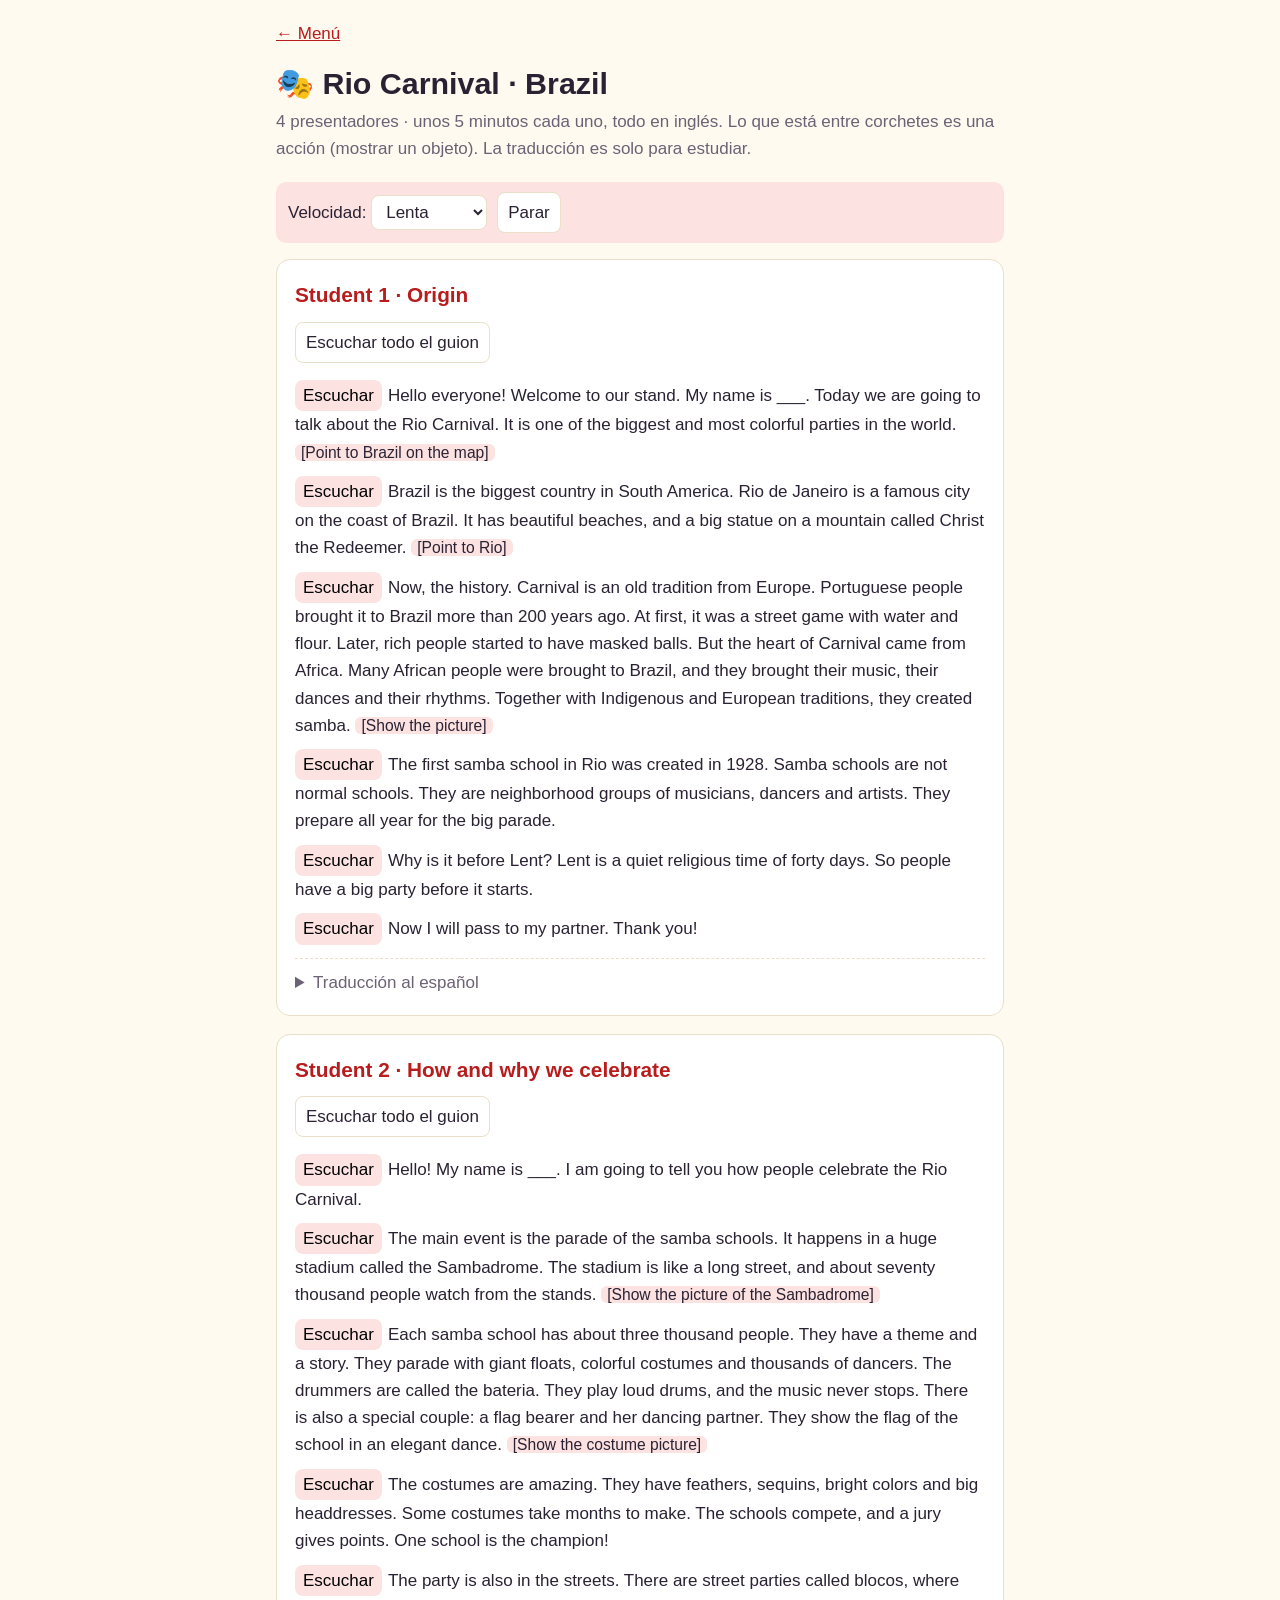
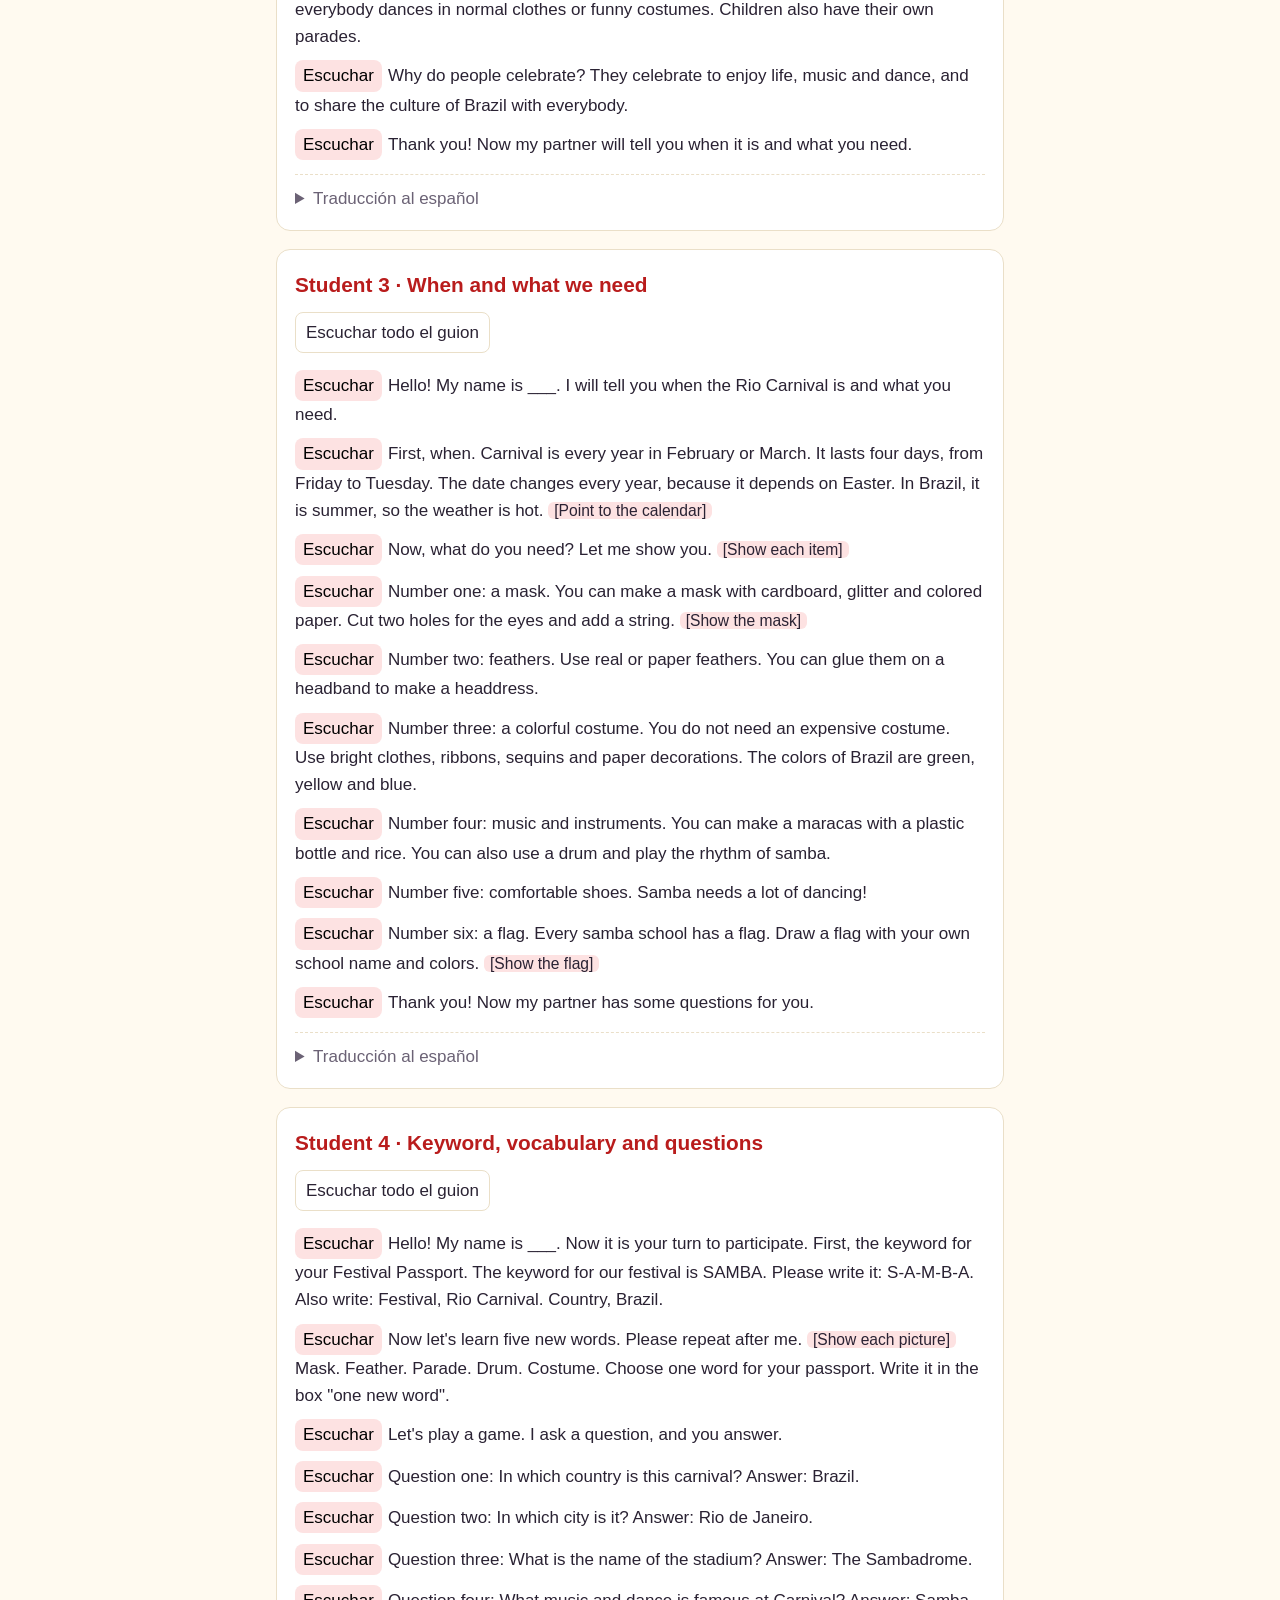
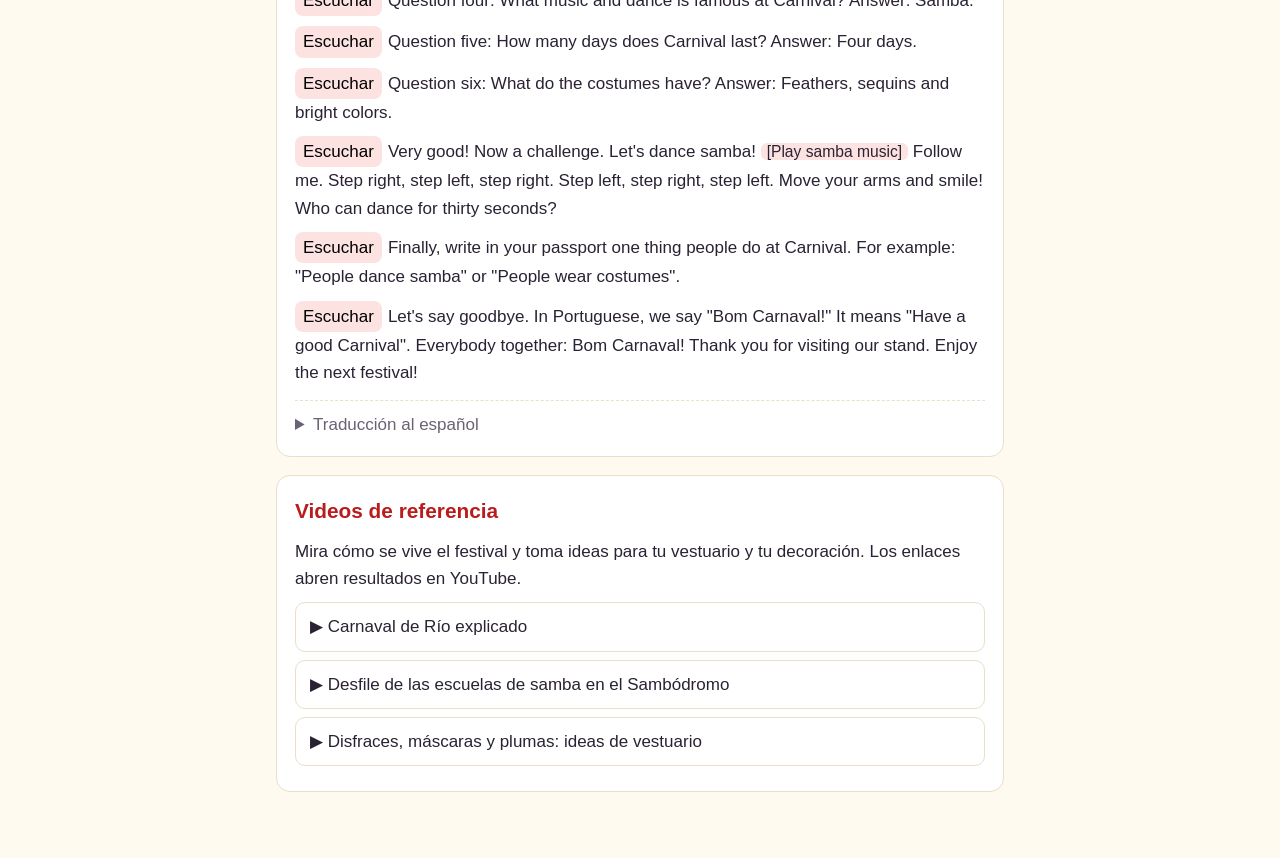
<file: rio.html>
<!DOCTYPE html>
<html lang="es"><head><meta charset="utf-8"><meta name="viewport" content="width=device-width, initial-scale=1, viewport-fit=cover">
<title>English Day · Rio Carnival · Brazil</title><link rel="stylesheet" href="style.css"></head>
<body><main><a class="back" href="index.html">&larr; Menú</a>
<h1>🎭 Rio Carnival · Brazil</h1><p class="sub">4 presentadores · unos 5 minutos cada uno, todo en inglés. Lo que está entre corchetes es una acción (mostrar un objeto). La traducción es solo para estudiar.</p>
<section><h2>Student 1 · Origin</h2><p>Hello everyone! Welcome to our stand. My name is ___. Today we are going to talk about the Rio Carnival. It is one of the biggest and most colorful parties in the world. <span class="cue">[Point to Brazil on the map]</span></p><p>Brazil is the biggest country in South America. Rio de Janeiro is a famous city on the coast of Brazil. It has beautiful beaches, and a big statue on a mountain called Christ the Redeemer. <span class="cue">[Point to Rio]</span></p><p>Now, the history. Carnival is an old tradition from Europe. Portuguese people brought it to Brazil more than 200 years ago. At first, it was a street game with water and flour. Later, rich people started to have masked balls. But the heart of Carnival came from Africa. Many African people were brought to Brazil, and they brought their music, their dances and their rhythms. Together with Indigenous and European traditions, they created samba. <span class="cue">[Show the picture]</span></p><p>The first samba school in Rio was created in 1928. Samba schools are not normal schools. They are neighborhood groups of musicians, dancers and artists. They prepare all year for the big parade.</p><p>Why is it before Lent? Lent is a quiet religious time of forty days. So people have a big party before it starts.</p><p>Now I will pass to my partner. Thank you!</p><details><summary>Traducción al español</summary><p>¡Hola a todos! Bienvenidos a nuestro stand. Mi nombre es ___. Hoy vamos a hablar del Carnaval de Río. Es una de las fiestas más grandes y coloridas del mundo. <span class="cue">[Señala Brasil en el mapa]</span></p><p>Brasil es el país más grande de Sudamérica. Río de Janeiro es una ciudad famosa en la costa de Brasil. Tiene playas hermosas y una gran estatua sobre una montaña llamada Cristo Redentor. <span class="cue">[Señala Río]</span></p><p>Ahora, la historia. El carnaval es una tradición antigua de Europa. Los portugueses lo trajeron a Brasil hace más de 200 años. Al principio era un juego de calle con agua y harina. Después, la gente rica empezó a hacer bailes de máscaras. Pero el corazón del carnaval vino de África. Muchas personas africanas fueron traídas a Brasil y trajeron su música, sus bailes y sus ritmos. Junto con las tradiciones indígenas y europeas, crearon la samba. <span class="cue">[Muestra la imagen]</span></p><p>La primera escuela de samba de Río se creó en 1928. Las escuelas de samba no son escuelas normales. Son grupos de barrio de músicos, bailarines y artistas. Se preparan todo el año para el gran desfile.</p><p>¿Por qué es antes de la Cuaresma? La Cuaresma es un tiempo religioso tranquilo de cuarenta días. Por eso la gente hace una gran fiesta antes de que empiece.</p><p>Ahora paso a mi compañero. ¡Gracias!</p></details></section><section><h2>Student 2 · How and why we celebrate</h2><p>Hello! My name is ___. I am going to tell you how people celebrate the Rio Carnival.</p><p>The main event is the parade of the samba schools. It happens in a huge stadium called the Sambadrome. The stadium is like a long street, and about seventy thousand people watch from the stands. <span class="cue">[Show the picture of the Sambadrome]</span></p><p>Each samba school has about three thousand people. They have a theme and a story. They parade with giant floats, colorful costumes and thousands of dancers. The drummers are called the bateria. They play loud drums, and the music never stops. There is also a special couple: a flag bearer and her dancing partner. They show the flag of the school in an elegant dance. <span class="cue">[Show the costume picture]</span></p><p>The costumes are amazing. They have feathers, sequins, bright colors and big headdresses. Some costumes take months to make. The schools compete, and a jury gives points. One school is the champion!</p><p>The party is also in the streets. There are street parties called blocos, where everybody dances in normal clothes or funny costumes. Children also have their own parades.</p><p>Why do people celebrate? They celebrate to enjoy life, music and dance, and to share the culture of Brazil with everybody.</p><p>Thank you! Now my partner will tell you when it is and what you need.</p><details><summary>Traducción al español</summary><p>¡Hola! Mi nombre es ___. Les voy a contar cómo celebra la gente el Carnaval de Río.</p><p>El evento principal es el desfile de las escuelas de samba. Sucede en un estadio enorme llamado el Sambódromo. El estadio es como una calle larga y unas setenta mil personas miran desde las gradas. <span class="cue">[Muestra la imagen del Sambódromo]</span></p><p>Cada escuela de samba tiene unas tres mil personas. Tienen un tema y una historia. Desfilan con carrozas gigantes, trajes coloridos y miles de bailarines. Los tamborileros se llaman la bateria. Tocan tambores fuertes y la música nunca para. También hay una pareja especial: una portabandera y su compañero de baile. Muestran la bandera de la escuela en un baile elegante. <span class="cue">[Muestra la imagen del traje]</span></p><p>Los trajes son increíbles. Tienen plumas, lentejuelas, colores brillantes y grandes tocados. Algunos trajes tardan meses en hacerse. Las escuelas compiten y un jurado da puntos. ¡Una escuela es la campeona!</p><p>La fiesta también es en las calles. Hay fiestas callejeras llamadas blocos, donde todos bailan con ropa normal o disfraces graciosos. Los niños también tienen sus propios desfiles.</p><p>¿Por qué celebra la gente? Celebran para disfrutar la vida, la música y el baile, y para compartir la cultura de Brasil con todos.</p><p>¡Gracias! Ahora mi compañero les dirá cuándo es y qué se necesita.</p></details></section><section><h2>Student 3 · When and what we need</h2><p>Hello! My name is ___. I will tell you when the Rio Carnival is and what you need.</p><p>First, when. Carnival is every year in February or March. It lasts four days, from Friday to Tuesday. The date changes every year, because it depends on Easter. In Brazil, it is summer, so the weather is hot. <span class="cue">[Point to the calendar]</span></p><p>Now, what do you need? Let me show you. <span class="cue">[Show each item]</span></p><p>Number one: a mask. You can make a mask with cardboard, glitter and colored paper. Cut two holes for the eyes and add a string. <span class="cue">[Show the mask]</span></p><p>Number two: feathers. Use real or paper feathers. You can glue them on a headband to make a headdress.</p><p>Number three: a colorful costume. You do not need an expensive costume. Use bright clothes, ribbons, sequins and paper decorations. The colors of Brazil are green, yellow and blue.</p><p>Number four: music and instruments. You can make a maracas with a plastic bottle and rice. You can also use a drum and play the rhythm of samba.</p><p>Number five: comfortable shoes. Samba needs a lot of dancing!</p><p>Number six: a flag. Every samba school has a flag. Draw a flag with your own school name and colors. <span class="cue">[Show the flag]</span></p><p>Thank you! Now my partner has some questions for you.</p><details><summary>Traducción al español</summary><p>¡Hola! Mi nombre es ___. Les diré cuándo es el Carnaval de Río y qué se necesita.</p><p>Primero, cuándo. El carnaval es cada año en febrero o marzo. Dura cuatro días, de viernes a martes. La fecha cambia cada año, porque depende de la Pascua. En Brasil es verano, así que hace calor. <span class="cue">[Señala el calendario]</span></p><p>Ahora, ¿qué se necesita? Déjenme mostrarles. <span class="cue">[Muestra cada objeto]</span></p><p>Número uno: una máscara. Puedes hacer una máscara con cartón, escarcha y papel de colores. Corta dos huecos para los ojos y agrega un cordel. <span class="cue">[Muestra la máscara]</span></p><p>Número dos: plumas. Usa plumas reales o de papel. Puedes pegarlas en una diadema para hacer un tocado.</p><p>Número tres: un traje colorido. No necesitas un traje caro. Usa ropa brillante, cintas, lentejuelas y decoraciones de papel. Los colores de Brasil son verde, amarillo y azul.</p><p>Número cuatro: música e instrumentos. Puedes hacer unas maracas con una botella plástica y arroz. También puedes usar un tambor y tocar el ritmo de la samba.</p><p>Número cinco: zapatos cómodos. ¡La samba necesita mucho baile!</p><p>Número seis: una bandera. Cada escuela de samba tiene una bandera. Dibuja una bandera con el nombre y los colores de tu propia escuela. <span class="cue">[Muestra la bandera]</span></p><p>¡Gracias! Ahora mi compañero tiene algunas preguntas para ustedes.</p></details></section><section><h2>Student 4 · Keyword, vocabulary and questions</h2><p>Hello! My name is ___. Now it is your turn to participate. First, the keyword for your Festival Passport. The keyword for our festival is SAMBA. Please write it: S-A-M-B-A. Also write: Festival, Rio Carnival. Country, Brazil.</p><p>Now let's learn five new words. Please repeat after me. <span class="cue">[Show each picture]</span> Mask. Feather. Parade. Drum. Costume. Choose one word for your passport. Write it in the box "one new word".</p><p>Let's play a game. I ask a question, and you answer.</p><p>Question one: In which country is this carnival? Answer: Brazil.</p><p>Question two: In which city is it? Answer: Rio de Janeiro.</p><p>Question three: What is the name of the stadium? Answer: The Sambadrome.</p><p>Question four: What music and dance is famous at Carnival? Answer: Samba.</p><p>Question five: How many days does Carnival last? Answer: Four days.</p><p>Question six: What do the costumes have? Answer: Feathers, sequins and bright colors.</p><p>Very good! Now a challenge. Let's dance samba! <span class="cue">[Play samba music]</span> Follow me. Step right, step left, step right. Step left, step right, step left. Move your arms and smile! Who can dance for thirty seconds?</p><p>Finally, write in your passport one thing people do at Carnival. For example: "People dance samba" or "People wear costumes".</p><p>Let's say goodbye. In Portuguese, we say "Bom Carnaval!" It means "Have a good Carnival". Everybody together: Bom Carnaval! Thank you for visiting our stand. Enjoy the next festival!</p><details><summary>Traducción al español</summary><p>¡Hola! Mi nombre es ___. Ahora es su turno de participar. Primero, la palabra clave para su Pasaporte de Festivales. La palabra clave de nuestro festival es SAMBA. Escríbanla: S-A-M-B-A. También escriban: Festival, Carnaval de Río. País, Brasil.</p><p>Ahora aprendamos cinco palabras nuevas. Repitan después de mí. <span class="cue">[Muestra cada imagen]</span> Máscara. Pluma. Desfile. Tambor. Disfraz. Elijan una palabra para su pasaporte. Escríbanla en la casilla "una palabra nueva".</p><p>Juguemos un juego. Yo hago una pregunta y ustedes responden.</p><p>Pregunta uno: ¿En qué país es este carnaval? Respuesta: Brasil.</p><p>Pregunta dos: ¿En qué ciudad es? Respuesta: Río de Janeiro.</p><p>Pregunta tres: ¿Cómo se llama el estadio? Respuesta: El Sambódromo.</p><p>Pregunta cuatro: ¿Qué música y baile es famoso en el carnaval? Respuesta: La samba.</p><p>Pregunta cinco: ¿Cuántos días dura el carnaval? Respuesta: Cuatro días.</p><p>Pregunta seis: ¿Qué tienen los trajes? Respuesta: Plumas, lentejuelas y colores brillantes.</p><p>¡Muy bien! Ahora un reto. ¡Bailemos samba! <span class="cue">[Pon música de samba]</span> Síganme. Paso a la derecha, paso a la izquierda, paso a la derecha. Paso a la izquierda, paso a la derecha, paso a la izquierda. ¡Mueve los brazos y sonríe! ¿Quién puede bailar treinta segundos?</p><p>Finalmente, escriban en su pasaporte una cosa que la gente hace en el carnaval. Por ejemplo: "La gente baila samba" o "La gente usa disfraces".</p><p>Despidámonos. En portugués decimos "Bom Carnaval!" Significa "Que tengas un buen carnaval". Todos juntos: ¡Bom Carnaval! Gracias por visitar nuestro stand. ¡Disfruten el próximo festival!</p></details></section><section class="videos"><h2>Videos de referencia</h2><p>Mira cómo se vive el festival y toma ideas para tu vestuario y tu decoración. Los enlaces abren resultados en YouTube.</p><ul><li><a href="https://www.youtube.com/results?search_query=Rio+Carnival+explained+for+kids" target="_blank" rel="noopener">&#9654; Carnaval de Río explicado</a></li><li><a href="https://www.youtube.com/results?search_query=Rio+Carnival+samba+school+parade+Sambadrome" target="_blank" rel="noopener">&#9654; Desfile de las escuelas de samba en el Sambódromo</a></li><li><a href="https://www.youtube.com/results?search_query=Rio+Carnival+costume+ideas+feathers+mask" target="_blank" rel="noopener">&#9654; Disfraces, máscaras y plumas: ideas de vestuario</a></li></ul></section>
</main><script src="app.js"></script></body></html>
</file>
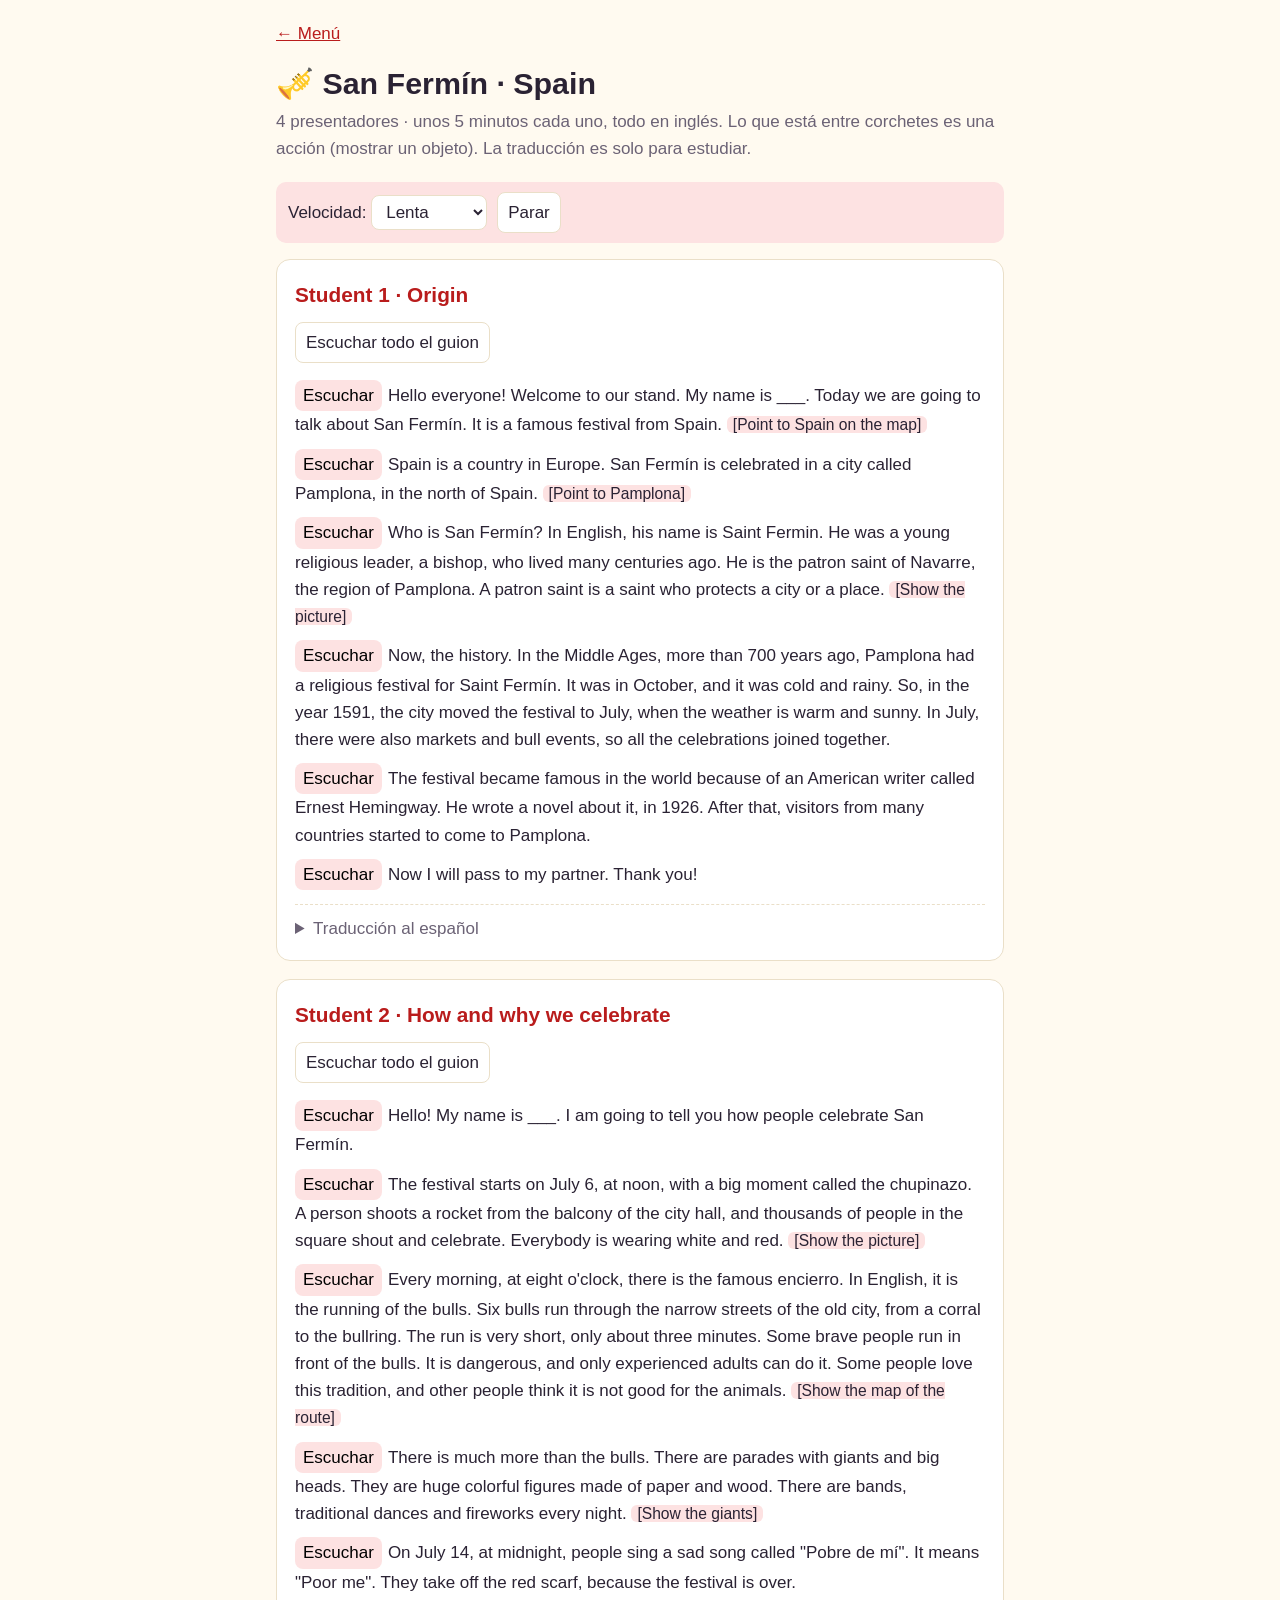
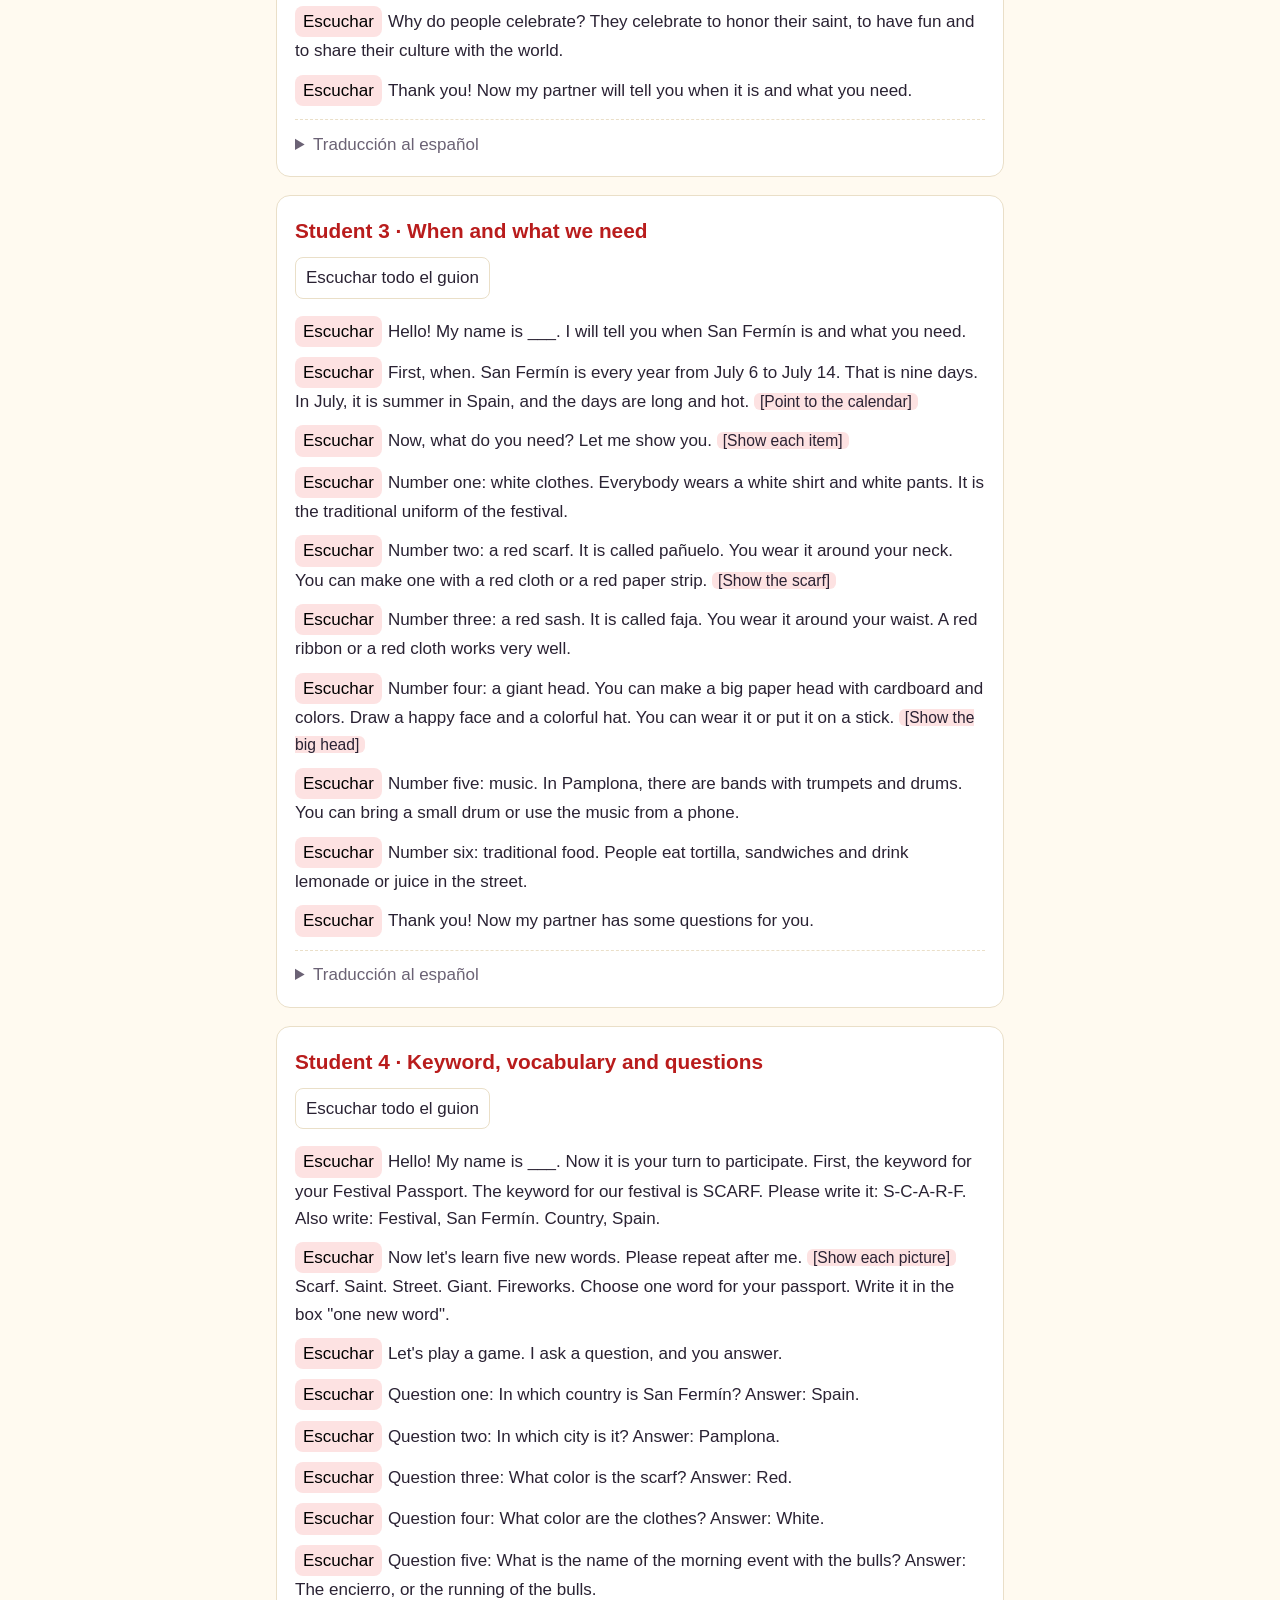
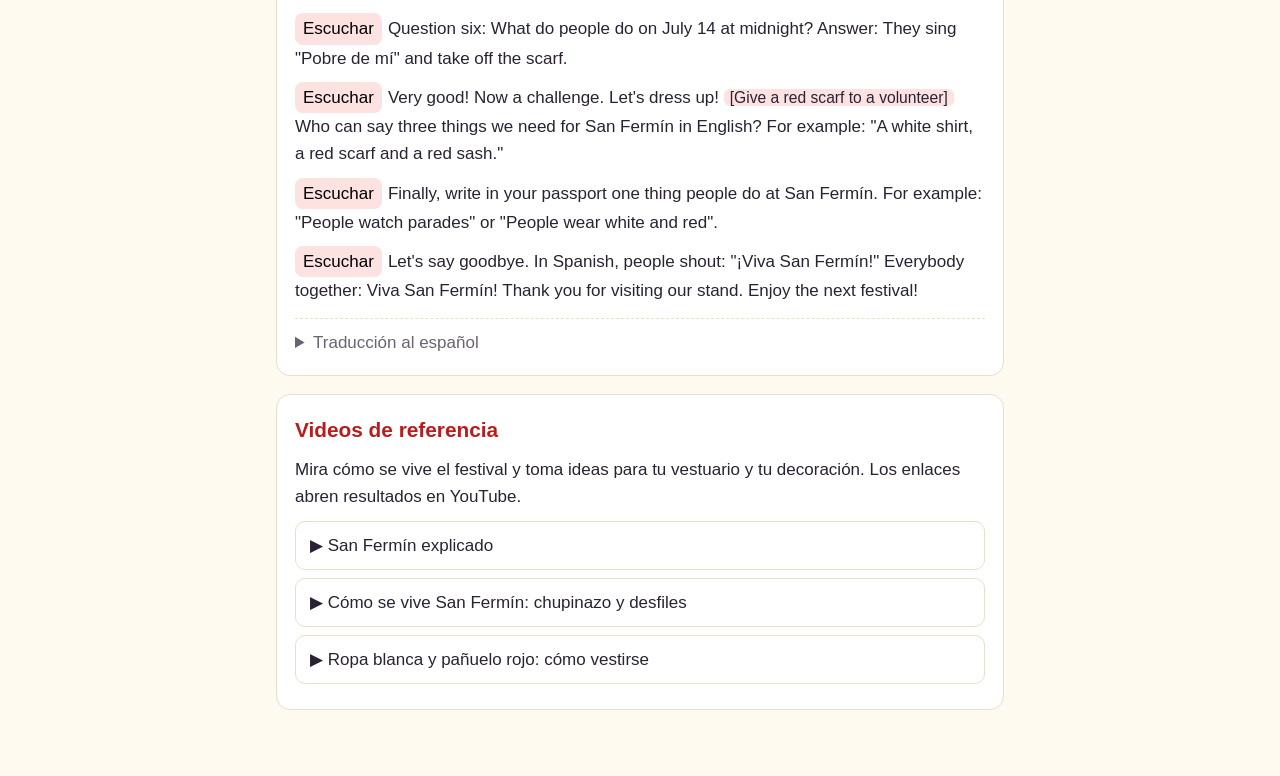
<file: sanfermin.html>
<!DOCTYPE html>
<html lang="es"><head><meta charset="utf-8"><meta name="viewport" content="width=device-width, initial-scale=1, viewport-fit=cover">
<title>English Day · San Fermín · Spain</title><link rel="stylesheet" href="style.css"></head>
<body><main><a class="back" href="index.html">&larr; Menú</a>
<h1>🎺 San Fermín · Spain</h1><p class="sub">4 presentadores · unos 5 minutos cada uno, todo en inglés. Lo que está entre corchetes es una acción (mostrar un objeto). La traducción es solo para estudiar.</p>
<section><h2>Student 1 · Origin</h2><p>Hello everyone! Welcome to our stand. My name is ___. Today we are going to talk about San Fermín. It is a famous festival from Spain. <span class="cue">[Point to Spain on the map]</span></p><p>Spain is a country in Europe. San Fermín is celebrated in a city called Pamplona, in the north of Spain. <span class="cue">[Point to Pamplona]</span></p><p>Who is San Fermín? In English, his name is Saint Fermin. He was a young religious leader, a bishop, who lived many centuries ago. He is the patron saint of Navarre, the region of Pamplona. A patron saint is a saint who protects a city or a place. <span class="cue">[Show the picture]</span></p><p>Now, the history. In the Middle Ages, more than 700 years ago, Pamplona had a religious festival for Saint Fermín. It was in October, and it was cold and rainy. So, in the year 1591, the city moved the festival to July, when the weather is warm and sunny. In July, there were also markets and bull events, so all the celebrations joined together.</p><p>The festival became famous in the world because of an American writer called Ernest Hemingway. He wrote a novel about it, in 1926. After that, visitors from many countries started to come to Pamplona.</p><p>Now I will pass to my partner. Thank you!</p><details><summary>Traducción al español</summary><p>¡Hola a todos! Bienvenidos a nuestro stand. Mi nombre es ___. Hoy vamos a hablar de San Fermín. Es un famoso festival de España. <span class="cue">[Señala España en el mapa]</span></p><p>España es un país de Europa. San Fermín se celebra en una ciudad llamada Pamplona, en el norte de España. <span class="cue">[Señala Pamplona]</span></p><p>¿Quién es San Fermín? Fue un joven líder religioso, un obispo, que vivió hace muchos siglos. Es el santo patrono de Navarra, la región de Pamplona. Un santo patrono es un santo que protege una ciudad o un lugar. <span class="cue">[Muestra la imagen]</span></p><p>Ahora, la historia. En la Edad Media, hace más de 700 años, Pamplona tenía una fiesta religiosa para San Fermín. Era en octubre y hacía frío y llovía. Entonces, en el año 1591, la ciudad cambió el festival a julio, cuando el clima es cálido y soleado. En julio también había mercados y eventos con toros, así que todas las celebraciones se unieron.</p><p>El festival se hizo famoso en el mundo por un escritor estadounidense llamado Ernest Hemingway. Él escribió una novela sobre el festival en 1926. Después de eso, visitantes de muchos países empezaron a llegar a Pamplona.</p><p>Ahora paso a mi compañero. ¡Gracias!</p></details></section><section><h2>Student 2 · How and why we celebrate</h2><p>Hello! My name is ___. I am going to tell you how people celebrate San Fermín.</p><p>The festival starts on July 6, at noon, with a big moment called the chupinazo. A person shoots a rocket from the balcony of the city hall, and thousands of people in the square shout and celebrate. Everybody is wearing white and red. <span class="cue">[Show the picture]</span></p><p>Every morning, at eight o'clock, there is the famous encierro. In English, it is the running of the bulls. Six bulls run through the narrow streets of the old city, from a corral to the bullring. The run is very short, only about three minutes. Some brave people run in front of the bulls. It is dangerous, and only experienced adults can do it. Some people love this tradition, and other people think it is not good for the animals. <span class="cue">[Show the map of the route]</span></p><p>There is much more than the bulls. There are parades with giants and big heads. They are huge colorful figures made of paper and wood. There are bands, traditional dances and fireworks every night. <span class="cue">[Show the giants]</span></p><p>On July 14, at midnight, people sing a sad song called "Pobre de mí". It means "Poor me". They take off the red scarf, because the festival is over.</p><p>Why do people celebrate? They celebrate to honor their saint, to have fun and to share their culture with the world.</p><p>Thank you! Now my partner will tell you when it is and what you need.</p><details><summary>Traducción al español</summary><p>¡Hola! Mi nombre es ___. Les voy a contar cómo celebra la gente San Fermín.</p><p>El festival empieza el 6 de julio, al mediodía, con un gran momento llamado el chupinazo. Una persona lanza un cohete desde el balcón del ayuntamiento y miles de personas en la plaza gritan y celebran. Todos visten de blanco y rojo. <span class="cue">[Muestra la imagen]</span></p><p>Cada mañana, a las ocho, está el famoso encierro. En inglés es "the running of the bulls". Seis toros corren por las calles estrechas del casco antiguo, desde un corral hasta la plaza de toros. La carrera es muy corta, solo unos tres minutos. Algunas personas valientes corren delante de los toros. Es peligroso y solo adultos con experiencia pueden hacerlo. A algunas personas les encanta esta tradición y otras piensan que no es buena para los animales. <span class="cue">[Muestra el mapa del recorrido]</span></p><p>Hay mucho más que los toros. Hay desfiles con gigantes y cabezudos. Son figuras enormes y coloridas hechas de papel y madera. Hay bandas, bailes tradicionales y fuegos artificiales todas las noches. <span class="cue">[Muestra los gigantes]</span></p><p>El 14 de julio, a medianoche, la gente canta una canción triste llamada "Pobre de mí". Se quitan el pañuelo rojo, porque el festival terminó.</p><p>¿Por qué celebra la gente? Celebran para honrar a su santo, divertirse y compartir su cultura con el mundo.</p><p>¡Gracias! Ahora mi compañero les dirá cuándo es y qué se necesita.</p></details></section><section><h2>Student 3 · When and what we need</h2><p>Hello! My name is ___. I will tell you when San Fermín is and what you need.</p><p>First, when. San Fermín is every year from July 6 to July 14. That is nine days. In July, it is summer in Spain, and the days are long and hot. <span class="cue">[Point to the calendar]</span></p><p>Now, what do you need? Let me show you. <span class="cue">[Show each item]</span></p><p>Number one: white clothes. Everybody wears a white shirt and white pants. It is the traditional uniform of the festival.</p><p>Number two: a red scarf. It is called pañuelo. You wear it around your neck. You can make one with a red cloth or a red paper strip. <span class="cue">[Show the scarf]</span></p><p>Number three: a red sash. It is called faja. You wear it around your waist. A red ribbon or a red cloth works very well.</p><p>Number four: a giant head. You can make a big paper head with cardboard and colors. Draw a happy face and a colorful hat. You can wear it or put it on a stick. <span class="cue">[Show the big head]</span></p><p>Number five: music. In Pamplona, there are bands with trumpets and drums. You can bring a small drum or use the music from a phone.</p><p>Number six: traditional food. People eat tortilla, sandwiches and drink lemonade or juice in the street.</p><p>Thank you! Now my partner has some questions for you.</p><details><summary>Traducción al español</summary><p>¡Hola! Mi nombre es ___. Les diré cuándo es San Fermín y qué se necesita.</p><p>Primero, cuándo. San Fermín es cada año del 6 al 14 de julio. Son nueve días. En julio es verano en España y los días son largos y calurosos. <span class="cue">[Señala el calendario]</span></p><p>Ahora, ¿qué se necesita? Déjenme mostrarles. <span class="cue">[Muestra cada objeto]</span></p><p>Número uno: ropa blanca. Todos usan camisa blanca y pantalón blanco. Es el uniforme tradicional del festival.</p><p>Número dos: un pañuelo rojo. Se llama pañuelo. Se usa alrededor del cuello. Puedes hacer uno con una tela roja o una tira de papel rojo. <span class="cue">[Muestra el pañuelo]</span></p><p>Número tres: una faja roja. Se llama faja. Se usa alrededor de la cintura. Una cinta roja o una tela roja funcionan muy bien.</p><p>Número cuatro: una cabeza gigante. Puedes hacer una cabeza de papel con cartón y colores. Dibuja una cara feliz y un sombrero colorido. Puedes ponértela o ponerla en un palo. <span class="cue">[Muestra la cabeza grande]</span></p><p>Número cinco: música. En Pamplona hay bandas con trompetas y tambores. Puedes traer un tambor pequeño o usar música del celular.</p><p>Número seis: comida tradicional. La gente come tortilla, sándwiches y toma limonada o jugo en la calle.</p><p>¡Gracias! Ahora mi compañero tiene algunas preguntas para ustedes.</p></details></section><section><h2>Student 4 · Keyword, vocabulary and questions</h2><p>Hello! My name is ___. Now it is your turn to participate. First, the keyword for your Festival Passport. The keyword for our festival is SCARF. Please write it: S-C-A-R-F. Also write: Festival, San Fermín. Country, Spain.</p><p>Now let's learn five new words. Please repeat after me. <span class="cue">[Show each picture]</span> Scarf. Saint. Street. Giant. Fireworks. Choose one word for your passport. Write it in the box "one new word".</p><p>Let's play a game. I ask a question, and you answer.</p><p>Question one: In which country is San Fermín? Answer: Spain.</p><p>Question two: In which city is it? Answer: Pamplona.</p><p>Question three: What color is the scarf? Answer: Red.</p><p>Question four: What color are the clothes? Answer: White.</p><p>Question five: What is the name of the morning event with the bulls? Answer: The encierro, or the running of the bulls.</p><p>Question six: What do people do on July 14 at midnight? Answer: They sing "Pobre de mí" and take off the scarf.</p><p>Very good! Now a challenge. Let's dress up! <span class="cue">[Give a red scarf to a volunteer]</span> Who can say three things we need for San Fermín in English? For example: "A white shirt, a red scarf and a red sash."</p><p>Finally, write in your passport one thing people do at San Fermín. For example: "People watch parades" or "People wear white and red".</p><p>Let's say goodbye. In Spanish, people shout: "¡Viva San Fermín!" Everybody together: Viva San Fermín! Thank you for visiting our stand. Enjoy the next festival!</p><details><summary>Traducción al español</summary><p>¡Hola! Mi nombre es ___. Ahora es su turno de participar. Primero, la palabra clave para su Pasaporte de Festivales. La palabra clave de nuestro festival es SCARF (pañuelo). Escríbanla: S-C-A-R-F. También escriban: Festival, San Fermín. País, España.</p><p>Ahora aprendamos cinco palabras nuevas. Repitan después de mí. <span class="cue">[Muestra cada imagen]</span> Pañuelo. Santo. Calle. Gigante. Fuegos artificiales. Elijan una palabra para su pasaporte. Escríbanla en la casilla "una palabra nueva".</p><p>Juguemos un juego. Yo hago una pregunta y ustedes responden.</p><p>Pregunta uno: ¿En qué país es San Fermín? Respuesta: España.</p><p>Pregunta dos: ¿En qué ciudad es? Respuesta: Pamplona.</p><p>Pregunta tres: ¿De qué color es el pañuelo? Respuesta: Rojo.</p><p>Pregunta cuatro: ¿De qué color es la ropa? Respuesta: Blanca.</p><p>Pregunta cinco: ¿Cómo se llama el evento de la mañana con los toros? Respuesta: El encierro, o "the running of the bulls".</p><p>Pregunta seis: ¿Qué hace la gente el 14 de julio a medianoche? Respuesta: Cantan "Pobre de mí" y se quitan el pañuelo.</p><p>¡Muy bien! Ahora un reto. ¡Vistámonos! <span class="cue">[Da un pañuelo rojo a un voluntario]</span> ¿Quién puede decir tres cosas que necesitamos para San Fermín en inglés? Por ejemplo: "Una camisa blanca, un pañuelo rojo y una faja roja".</p><p>Finalmente, escriban en su pasaporte una cosa que la gente hace en San Fermín. Por ejemplo: "La gente ve desfiles" o "La gente se viste de blanco y rojo".</p><p>Despidámonos. En español, la gente grita: "¡Viva San Fermín!" Todos juntos: ¡Viva San Fermín! Gracias por visitar nuestro stand. ¡Disfruten el próximo festival!</p></details></section><section class="videos"><h2>Videos de referencia</h2><p>Mira cómo se vive el festival y toma ideas para tu vestuario y tu decoración. Los enlaces abren resultados en YouTube.</p><ul><li><a href="https://www.youtube.com/results?search_query=San+Fermin+festival+Pamplona+explained" target="_blank" rel="noopener">&#9654; San Fermín explicado</a></li><li><a href="https://www.youtube.com/results?search_query=San+Fermin+Pamplona+chupinazo+parade+celebration" target="_blank" rel="noopener">&#9654; Cómo se vive San Fermín: chupinazo y desfiles</a></li><li><a href="https://www.youtube.com/results?search_query=San+Fermin+white+clothes+red+scarf+outfit" target="_blank" rel="noopener">&#9654; Ropa blanca y pañuelo rojo: cómo vestirse</a></li></ul></section>
</main><script src="app.js"></script></body></html>
</file>
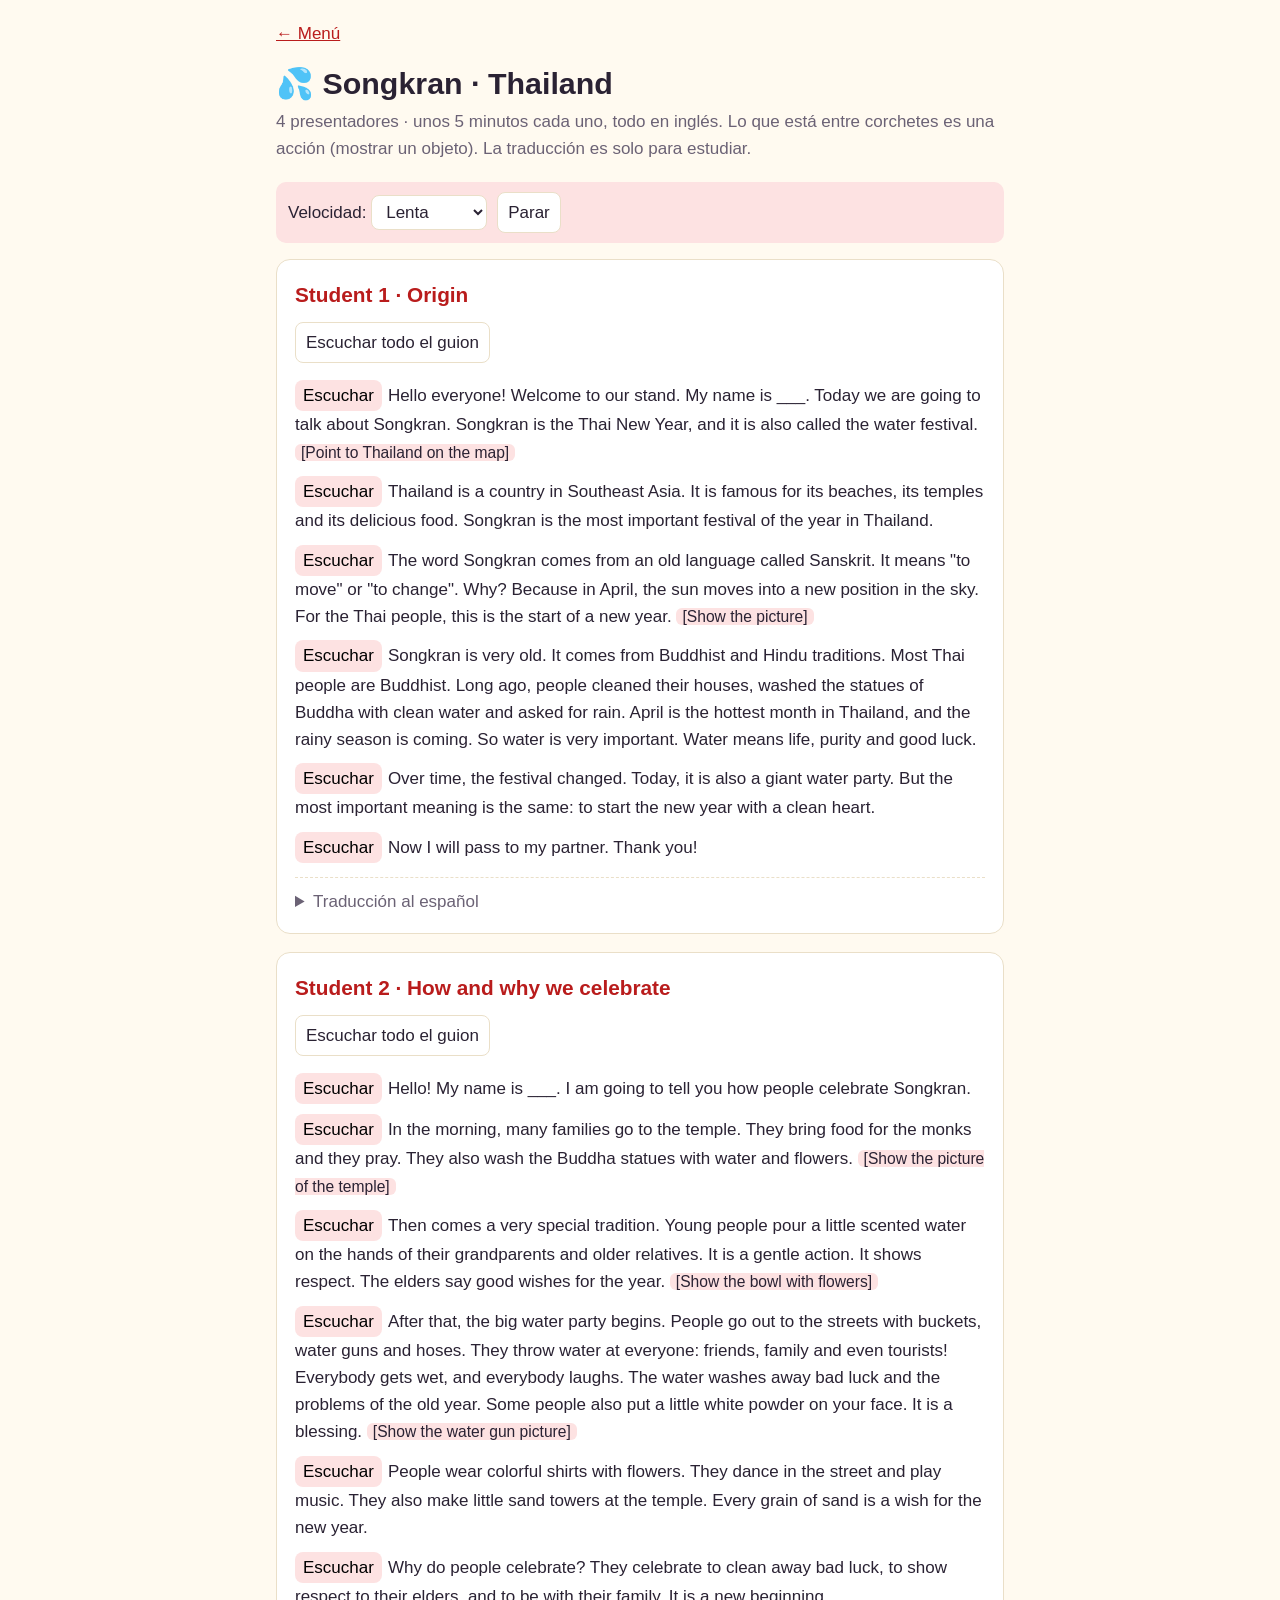
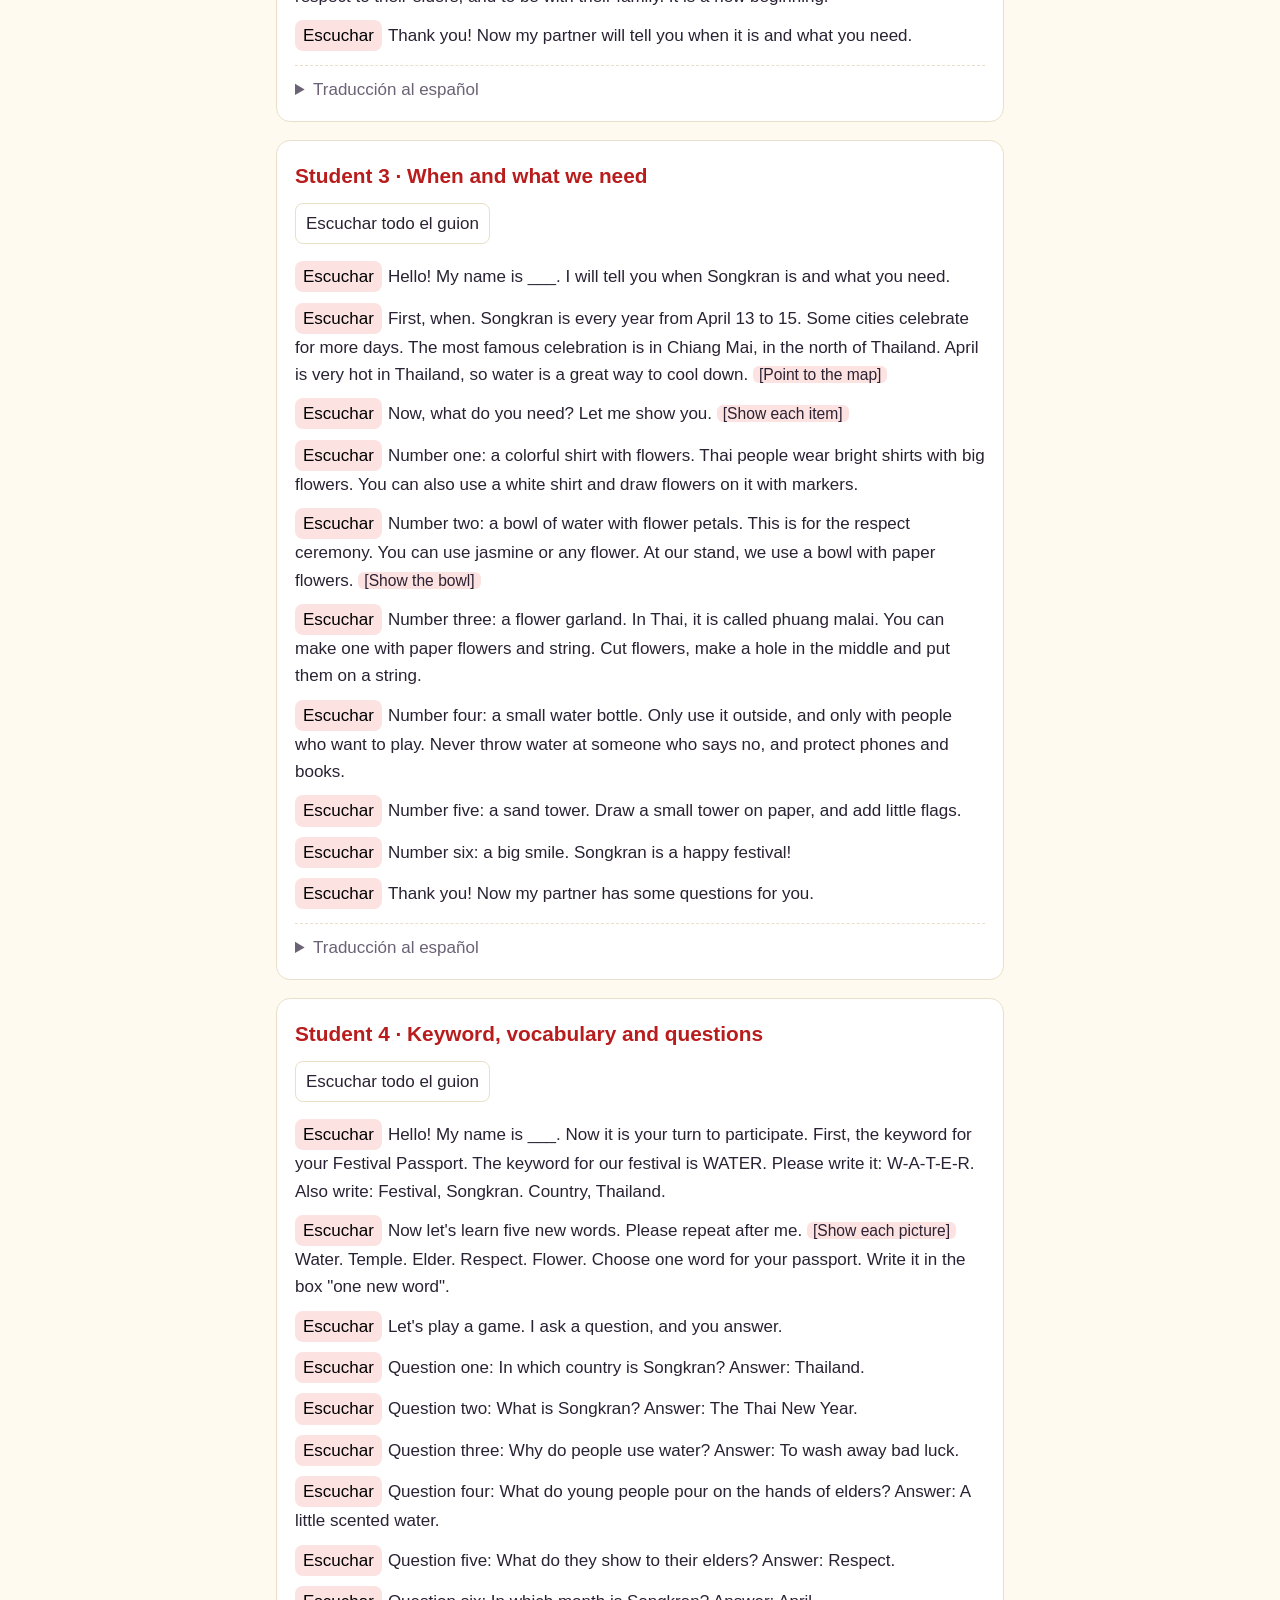
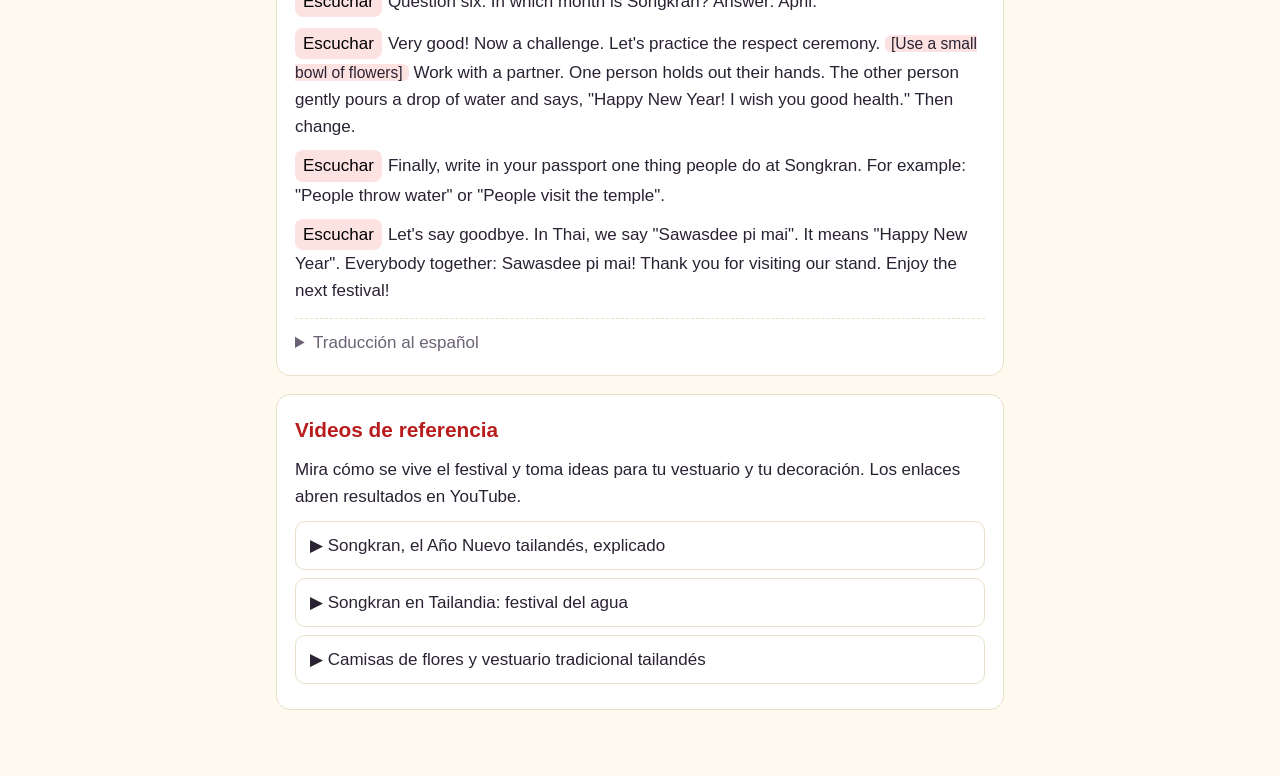
<file: songkran.html>
<!DOCTYPE html>
<html lang="es"><head><meta charset="utf-8"><meta name="viewport" content="width=device-width, initial-scale=1, viewport-fit=cover">
<title>English Day · Songkran · Thailand</title><link rel="stylesheet" href="style.css"></head>
<body><main><a class="back" href="index.html">&larr; Menú</a>
<h1>💦 Songkran · Thailand</h1><p class="sub">4 presentadores · unos 5 minutos cada uno, todo en inglés. Lo que está entre corchetes es una acción (mostrar un objeto). La traducción es solo para estudiar.</p>
<section><h2>Student 1 · Origin</h2><p>Hello everyone! Welcome to our stand. My name is ___. Today we are going to talk about Songkran. Songkran is the Thai New Year, and it is also called the water festival. <span class="cue">[Point to Thailand on the map]</span></p><p>Thailand is a country in Southeast Asia. It is famous for its beaches, its temples and its delicious food. Songkran is the most important festival of the year in Thailand.</p><p>The word Songkran comes from an old language called Sanskrit. It means "to move" or "to change". Why? Because in April, the sun moves into a new position in the sky. For the Thai people, this is the start of a new year. <span class="cue">[Show the picture]</span></p><p>Songkran is very old. It comes from Buddhist and Hindu traditions. Most Thai people are Buddhist. Long ago, people cleaned their houses, washed the statues of Buddha with clean water and asked for rain. April is the hottest month in Thailand, and the rainy season is coming. So water is very important. Water means life, purity and good luck.</p><p>Over time, the festival changed. Today, it is also a giant water party. But the most important meaning is the same: to start the new year with a clean heart.</p><p>Now I will pass to my partner. Thank you!</p><details><summary>Traducción al español</summary><p>¡Hola a todos! Bienvenidos a nuestro stand. Mi nombre es ___. Hoy vamos a hablar de Songkran. Songkran es el Año Nuevo tailandés y también se llama el festival del agua. <span class="cue">[Señala Tailandia en el mapa]</span></p><p>Tailandia es un país en el sudeste de Asia. Es famoso por sus playas, sus templos y su comida deliciosa. Songkran es el festival más importante del año en Tailandia.</p><p>La palabra Songkran viene de una lengua antigua llamada sánscrito. Significa "moverse" o "cambiar". ¿Por qué? Porque en abril el sol se mueve a una nueva posición en el cielo. Para los tailandeses, este es el comienzo de un nuevo año. <span class="cue">[Muestra la imagen]</span></p><p>Songkran es muy antiguo. Viene de tradiciones budistas e hindúes. La mayoría de los tailandeses son budistas. Hace mucho tiempo, la gente limpiaba sus casas, lavaba las estatuas de Buda con agua limpia y pedía lluvia. Abril es el mes más caluroso en Tailandia y la temporada de lluvias está por llegar. Por eso el agua es muy importante. El agua significa vida, pureza y buena suerte.</p><p>Con el tiempo, el festival cambió. Hoy también es una gran fiesta de agua. Pero el significado más importante es el mismo: empezar el año nuevo con un corazón limpio.</p><p>Ahora paso a mi compañero. ¡Gracias!</p></details></section><section><h2>Student 2 · How and why we celebrate</h2><p>Hello! My name is ___. I am going to tell you how people celebrate Songkran.</p><p>In the morning, many families go to the temple. They bring food for the monks and they pray. They also wash the Buddha statues with water and flowers. <span class="cue">[Show the picture of the temple]</span></p><p>Then comes a very special tradition. Young people pour a little scented water on the hands of their grandparents and older relatives. It is a gentle action. It shows respect. The elders say good wishes for the year. <span class="cue">[Show the bowl with flowers]</span></p><p>After that, the big water party begins. People go out to the streets with buckets, water guns and hoses. They throw water at everyone: friends, family and even tourists! Everybody gets wet, and everybody laughs. The water washes away bad luck and the problems of the old year. Some people also put a little white powder on your face. It is a blessing. <span class="cue">[Show the water gun picture]</span></p><p>People wear colorful shirts with flowers. They dance in the street and play music. They also make little sand towers at the temple. Every grain of sand is a wish for the new year.</p><p>Why do people celebrate? They celebrate to clean away bad luck, to show respect to their elders, and to be with their family. It is a new beginning.</p><p>Thank you! Now my partner will tell you when it is and what you need.</p><details><summary>Traducción al español</summary><p>¡Hola! Mi nombre es ___. Les voy a contar cómo celebra la gente Songkran.</p><p>En la mañana, muchas familias van al templo. Llevan comida para los monjes y rezan. También lavan las estatuas de Buda con agua y flores. <span class="cue">[Muestra la imagen del templo]</span></p><p>Luego viene una tradición muy especial. Los jóvenes echan un poco de agua perfumada en las manos de sus abuelos y familiares mayores. Es una acción suave. Muestra respeto. Los mayores dicen buenos deseos para el año. <span class="cue">[Muestra el tazón con flores]</span></p><p>Después empieza la gran fiesta del agua. La gente sale a las calles con baldes, pistolas de agua y mangueras. Se lanzan agua unos a otros: amigos, familia y ¡hasta turistas! Todos se mojan y todos se ríen. El agua lava la mala suerte y los problemas del año viejo. Algunas personas también te ponen un poco de polvo blanco en la cara. Es una bendición. <span class="cue">[Muestra la imagen de la pistola de agua]</span></p><p>La gente usa camisas coloridas con flores. Bailan en la calle y ponen música. También hacen pequeñas torres de arena en el templo. Cada grano de arena es un deseo para el año nuevo.</p><p>¿Por qué celebra la gente? Celebran para limpiar la mala suerte, mostrar respeto a los mayores y estar con su familia. Es un nuevo comienzo.</p><p>¡Gracias! Ahora mi compañero les dirá cuándo es y qué se necesita.</p></details></section><section><h2>Student 3 · When and what we need</h2><p>Hello! My name is ___. I will tell you when Songkran is and what you need.</p><p>First, when. Songkran is every year from April 13 to 15. Some cities celebrate for more days. The most famous celebration is in Chiang Mai, in the north of Thailand. April is very hot in Thailand, so water is a great way to cool down. <span class="cue">[Point to the map]</span></p><p>Now, what do you need? Let me show you. <span class="cue">[Show each item]</span></p><p>Number one: a colorful shirt with flowers. Thai people wear bright shirts with big flowers. You can also use a white shirt and draw flowers on it with markers.</p><p>Number two: a bowl of water with flower petals. This is for the respect ceremony. You can use jasmine or any flower. At our stand, we use a bowl with paper flowers. <span class="cue">[Show the bowl]</span></p><p>Number three: a flower garland. In Thai, it is called phuang malai. You can make one with paper flowers and string. Cut flowers, make a hole in the middle and put them on a string.</p><p>Number four: a small water bottle. Only use it outside, and only with people who want to play. Never throw water at someone who says no, and protect phones and books.</p><p>Number five: a sand tower. Draw a small tower on paper, and add little flags.</p><p>Number six: a big smile. Songkran is a happy festival!</p><p>Thank you! Now my partner has some questions for you.</p><details><summary>Traducción al español</summary><p>¡Hola! Mi nombre es ___. Les diré cuándo es Songkran y qué se necesita.</p><p>Primero, cuándo. Songkran es cada año del 13 al 15 de abril. Algunas ciudades celebran más días. La celebración más famosa es en Chiang Mai, en el norte de Tailandia. Abril es muy caluroso en Tailandia, así que el agua es una gran manera de refrescarse. <span class="cue">[Señala el mapa]</span></p><p>Ahora, ¿qué se necesita? Déjenme mostrarles. <span class="cue">[Muestra cada objeto]</span></p><p>Número uno: una camisa colorida con flores. Los tailandeses usan camisas brillantes con flores grandes. También puedes usar una camisa blanca y dibujarle flores con marcadores.</p><p>Número dos: un tazón de agua con pétalos de flores. Es para la ceremonia de respeto. Puedes usar jazmín o cualquier flor. En nuestro stand usamos un tazón con flores de papel. <span class="cue">[Muestra el tazón]</span></p><p>Número tres: una guirnalda de flores. En tailandés se llama phuang malai. Puedes hacer una con flores de papel y cordel. Corta flores, haz un hueco en el centro y pásalas por un cordel.</p><p>Número cuatro: una botella de agua pequeña. Úsala solo afuera y solo con personas que quieran jugar. Nunca le eches agua a alguien que dice no, y protege los celulares y los libros.</p><p>Número cinco: una torre de arena. Dibuja una torre pequeña en papel y agrega banderitas.</p><p>Número seis: una gran sonrisa. ¡Songkran es un festival feliz!</p><p>¡Gracias! Ahora mi compañero tiene algunas preguntas para ustedes.</p></details></section><section><h2>Student 4 · Keyword, vocabulary and questions</h2><p>Hello! My name is ___. Now it is your turn to participate. First, the keyword for your Festival Passport. The keyword for our festival is WATER. Please write it: W-A-T-E-R. Also write: Festival, Songkran. Country, Thailand.</p><p>Now let's learn five new words. Please repeat after me. <span class="cue">[Show each picture]</span> Water. Temple. Elder. Respect. Flower. Choose one word for your passport. Write it in the box "one new word".</p><p>Let's play a game. I ask a question, and you answer.</p><p>Question one: In which country is Songkran? Answer: Thailand.</p><p>Question two: What is Songkran? Answer: The Thai New Year.</p><p>Question three: Why do people use water? Answer: To wash away bad luck.</p><p>Question four: What do young people pour on the hands of elders? Answer: A little scented water.</p><p>Question five: What do they show to their elders? Answer: Respect.</p><p>Question six: In which month is Songkran? Answer: April.</p><p>Very good! Now a challenge. Let's practice the respect ceremony. <span class="cue">[Use a small bowl of flowers]</span> Work with a partner. One person holds out their hands. The other person gently pours a drop of water and says, "Happy New Year! I wish you good health." Then change.</p><p>Finally, write in your passport one thing people do at Songkran. For example: "People throw water" or "People visit the temple".</p><p>Let's say goodbye. In Thai, we say "Sawasdee pi mai". It means "Happy New Year". Everybody together: Sawasdee pi mai! Thank you for visiting our stand. Enjoy the next festival!</p><details><summary>Traducción al español</summary><p>¡Hola! Mi nombre es ___. Ahora es su turno de participar. Primero, la palabra clave para su Pasaporte de Festivales. La palabra clave de nuestro festival es WATER (agua). Escríbanla: W-A-T-E-R. También escriban: Festival, Songkran. País, Tailandia.</p><p>Ahora aprendamos cinco palabras nuevas. Repitan después de mí. <span class="cue">[Muestra cada imagen]</span> Agua. Templo. Mayor. Respeto. Flor. Elijan una palabra para su pasaporte. Escríbanla en la casilla "una palabra nueva".</p><p>Juguemos un juego. Yo hago una pregunta y ustedes responden.</p><p>Pregunta uno: ¿En qué país es Songkran? Respuesta: Tailandia.</p><p>Pregunta dos: ¿Qué es Songkran? Respuesta: El Año Nuevo tailandés.</p><p>Pregunta tres: ¿Por qué usa la gente agua? Respuesta: Para lavar la mala suerte.</p><p>Pregunta cuatro: ¿Qué echan los jóvenes en las manos de los mayores? Respuesta: Un poco de agua perfumada.</p><p>Pregunta cinco: ¿Qué muestran a los mayores? Respuesta: Respeto.</p><p>Pregunta seis: ¿En qué mes es Songkran? Respuesta: Abril.</p><p>¡Muy bien! Ahora un reto. Practiquemos la ceremonia de respeto. <span class="cue">[Usa un tazón pequeño con flores]</span> Trabajen en parejas. Una persona extiende las manos. La otra echa suavemente una gota de agua y dice: "¡Feliz Año Nuevo! Te deseo buena salud". Luego cambien.</p><p>Finalmente, escriban en su pasaporte una cosa que la gente hace en Songkran. Por ejemplo: "La gente se lanza agua" o "La gente visita el templo".</p><p>Despidámonos. En tailandés decimos "Sawasdee pi mai". Significa "Feliz Año Nuevo". Todos juntos: ¡Sawasdee pi mai! Gracias por visitar nuestro stand. ¡Disfruten el próximo festival!</p></details></section><section class="videos"><h2>Videos de referencia</h2><p>Mira cómo se vive el festival y toma ideas para tu vestuario y tu decoración. Los enlaces abren resultados en YouTube.</p><ul><li><a href="https://www.youtube.com/results?search_query=Songkran+Thai+New+Year+explained" target="_blank" rel="noopener">&#9654; Songkran, el Año Nuevo tailandés, explicado</a></li><li><a href="https://www.youtube.com/results?search_query=Songkran+water+festival+Thailand+celebration" target="_blank" rel="noopener">&#9654; Songkran en Tailandia: festival del agua</a></li><li><a href="https://www.youtube.com/results?search_query=Songkran+floral+shirt+Thai+traditional+clothing" target="_blank" rel="noopener">&#9654; Camisas de flores y vestuario tradicional tailandés</a></li></ul></section>
</main><script src="app.js"></script></body></html>
</file>
<file: style.css>
:root{--bg:#fffaf0;--ink:#2a2233;--mute:#6b6275;--card:#fff;--line:#eadfc8;--accent:#b91c1c;--soft:#fde2e2;box-sizing:border-box;padding-top:env(safe-area-inset-top,0px);padding-bottom:env(safe-area-inset-bottom,0px)}
@media (prefers-color-scheme:dark){:root:not([data-theme="light"]){--bg:#1c1824;--ink:#f3ecdf;--mute:#b3a9bf;--card:#262033;--line:#3a3250;--accent:#f87171;--soft:#3a2530}}
:root[data-theme="dark"]{--bg:#1c1824;--ink:#f3ecdf;--mute:#b3a9bf;--card:#262033;--line:#3a3250;--accent:#f87171;--soft:#3a2530}
*,*:before,*:after{box-sizing:inherit}
html{scroll-padding-top:env(safe-area-inset-top,0px)}
body{margin:0;background:var(--bg);color:var(--ink);font:17px/1.6 "Trebuchet MS","Segoe UI",Helvetica,Arial,sans-serif}
main{max-width:760px;margin:0 auto;padding:20px 16px 48px}
h1{font-size:1.9rem;line-height:1.15;margin:.3em 0 .2em}
h2{font-size:1.3rem;margin:0 0 .5em;color:var(--accent)}
.sub{color:var(--mute);margin:0 0 1.2em}
section{background:var(--card);border:1px solid var(--line);border-radius:14px;padding:18px;margin:0 0 18px}
p{margin:.6em 0}
.cue{background:var(--soft);border-radius:6px;padding:0 6px;font-size:.92em}
details{margin-top:.8em;border-top:1px dashed var(--line);padding-top:.6em}
summary{cursor:pointer;color:var(--mute)}
details p{color:var(--mute);font-style:italic}
.bar{display:flex;gap:10px;align-items:center;flex-wrap:wrap;background:var(--soft);border-radius:10px;padding:10px 12px;margin:0 0 16px}
.bar select,.bar button,.listen{font:inherit;color:var(--ink);background:var(--card);border:1px solid var(--line);border-radius:8px;padding:6px 10px;cursor:pointer}
.pb{font:inherit;border:0;background:var(--soft);border-radius:8px;cursor:pointer;margin-right:6px;padding:2px 8px}
.listen{margin:0 0 .4em}
.playing{background:var(--soft);border-radius:6px}
@media print{section{break-inside:avoid}body{font-size:14px}details{display:block}.bar,.pb,.listen{display:none}}

.videos ul{list-style:none;padding:0;margin:.4em 0;display:grid;gap:8px}
.videos a{display:block;border:1px solid var(--line);border-radius:10px;padding:10px 14px;color:var(--ink);text-decoration:none}
.videos a:hover,.videos a:focus-visible{background:var(--soft)}
.back{display:inline-block;margin:0 0 .6em;color:var(--accent)}
h3{font-size:1.05rem;margin:1em 0 .3em}
.tbl{overflow-x:auto}table{border-collapse:collapse;width:100%;min-width:520px}
th,td{border:1px solid var(--line);padding:8px;text-align:left;height:2.4em}th{background:var(--soft)}
</file>
